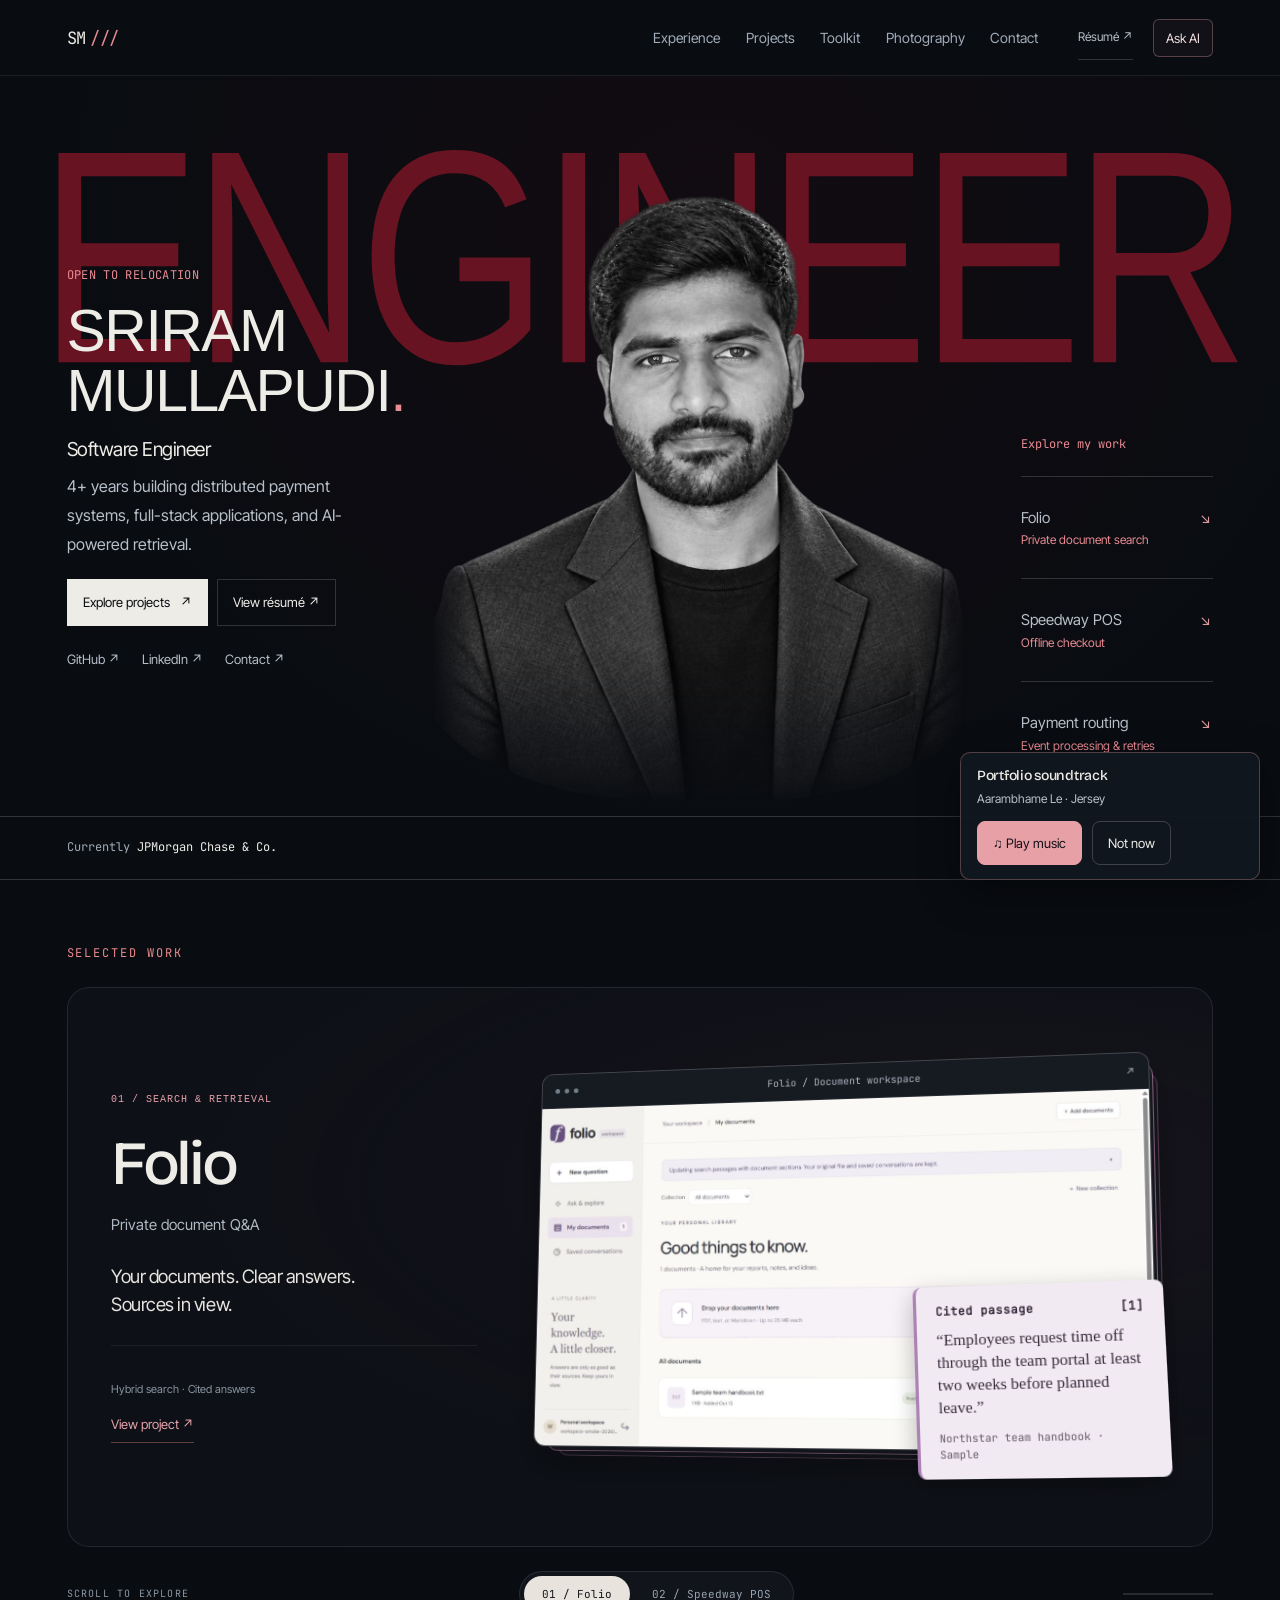
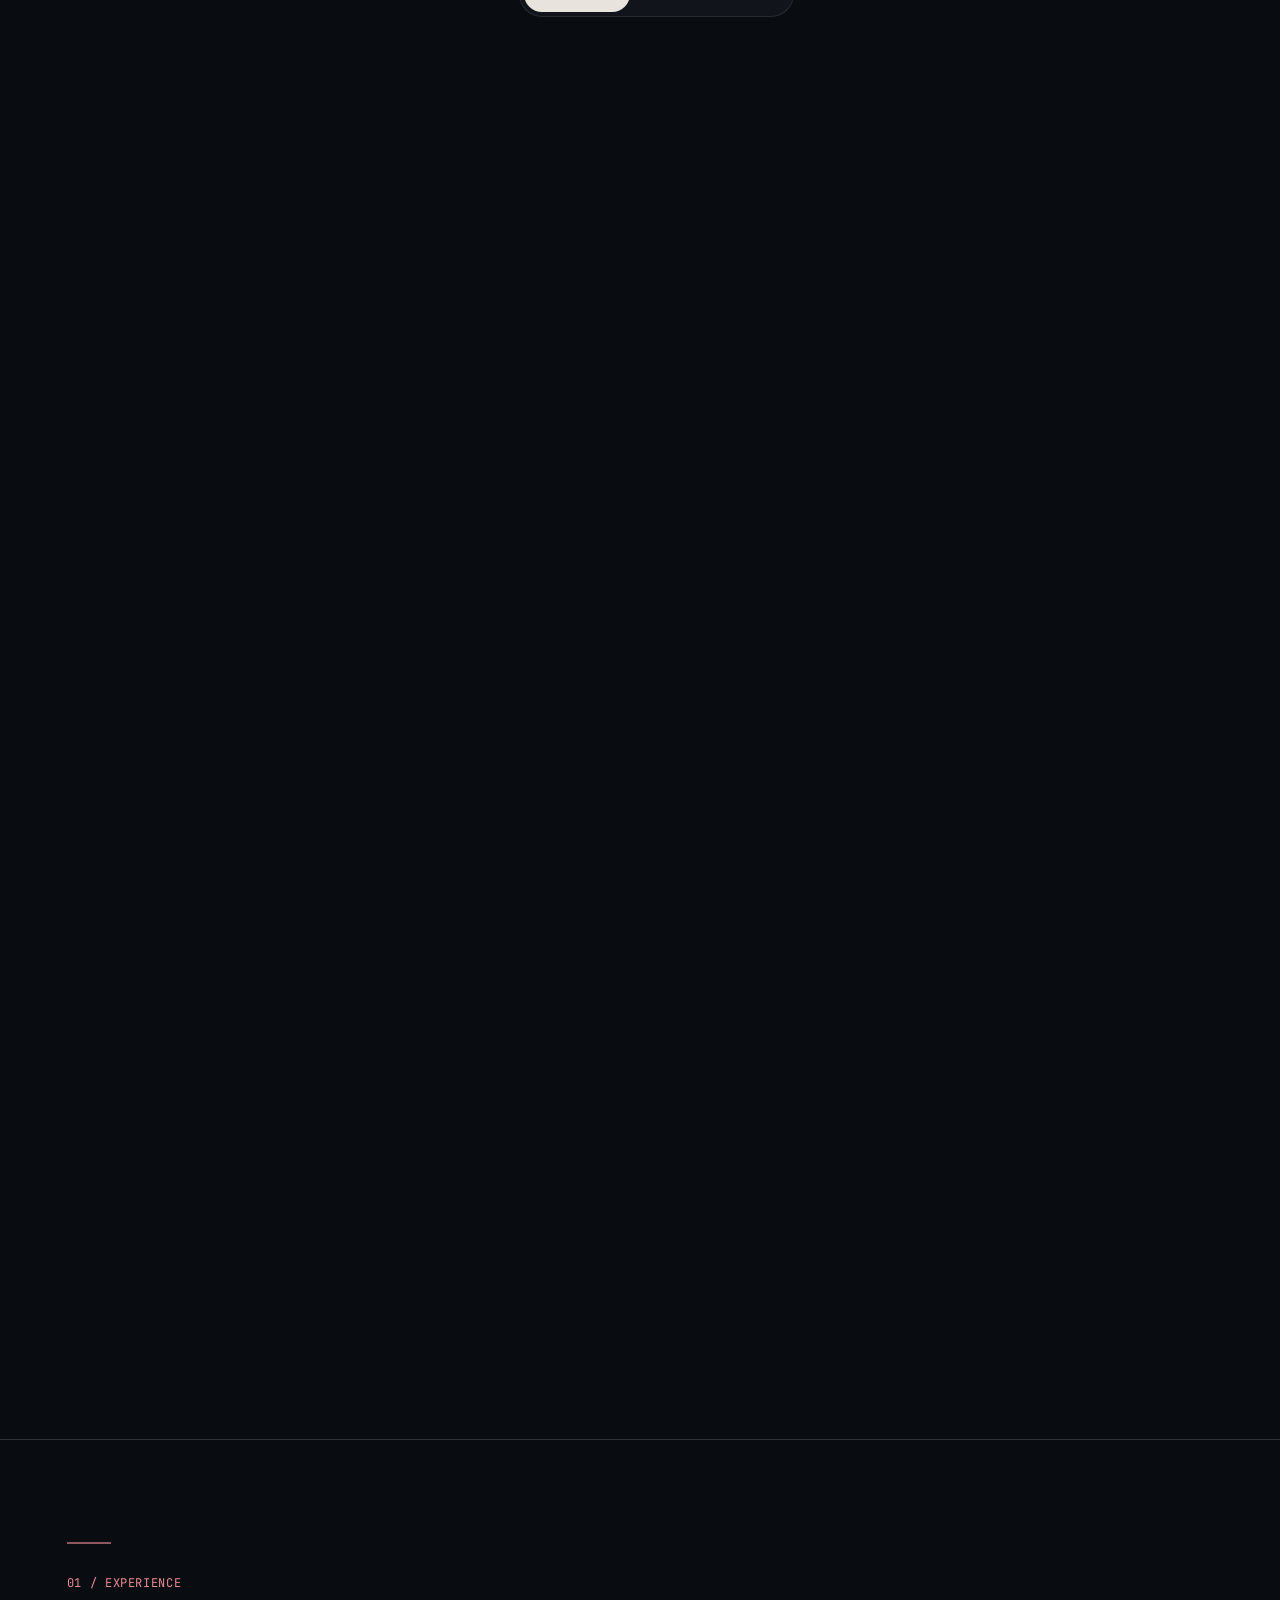
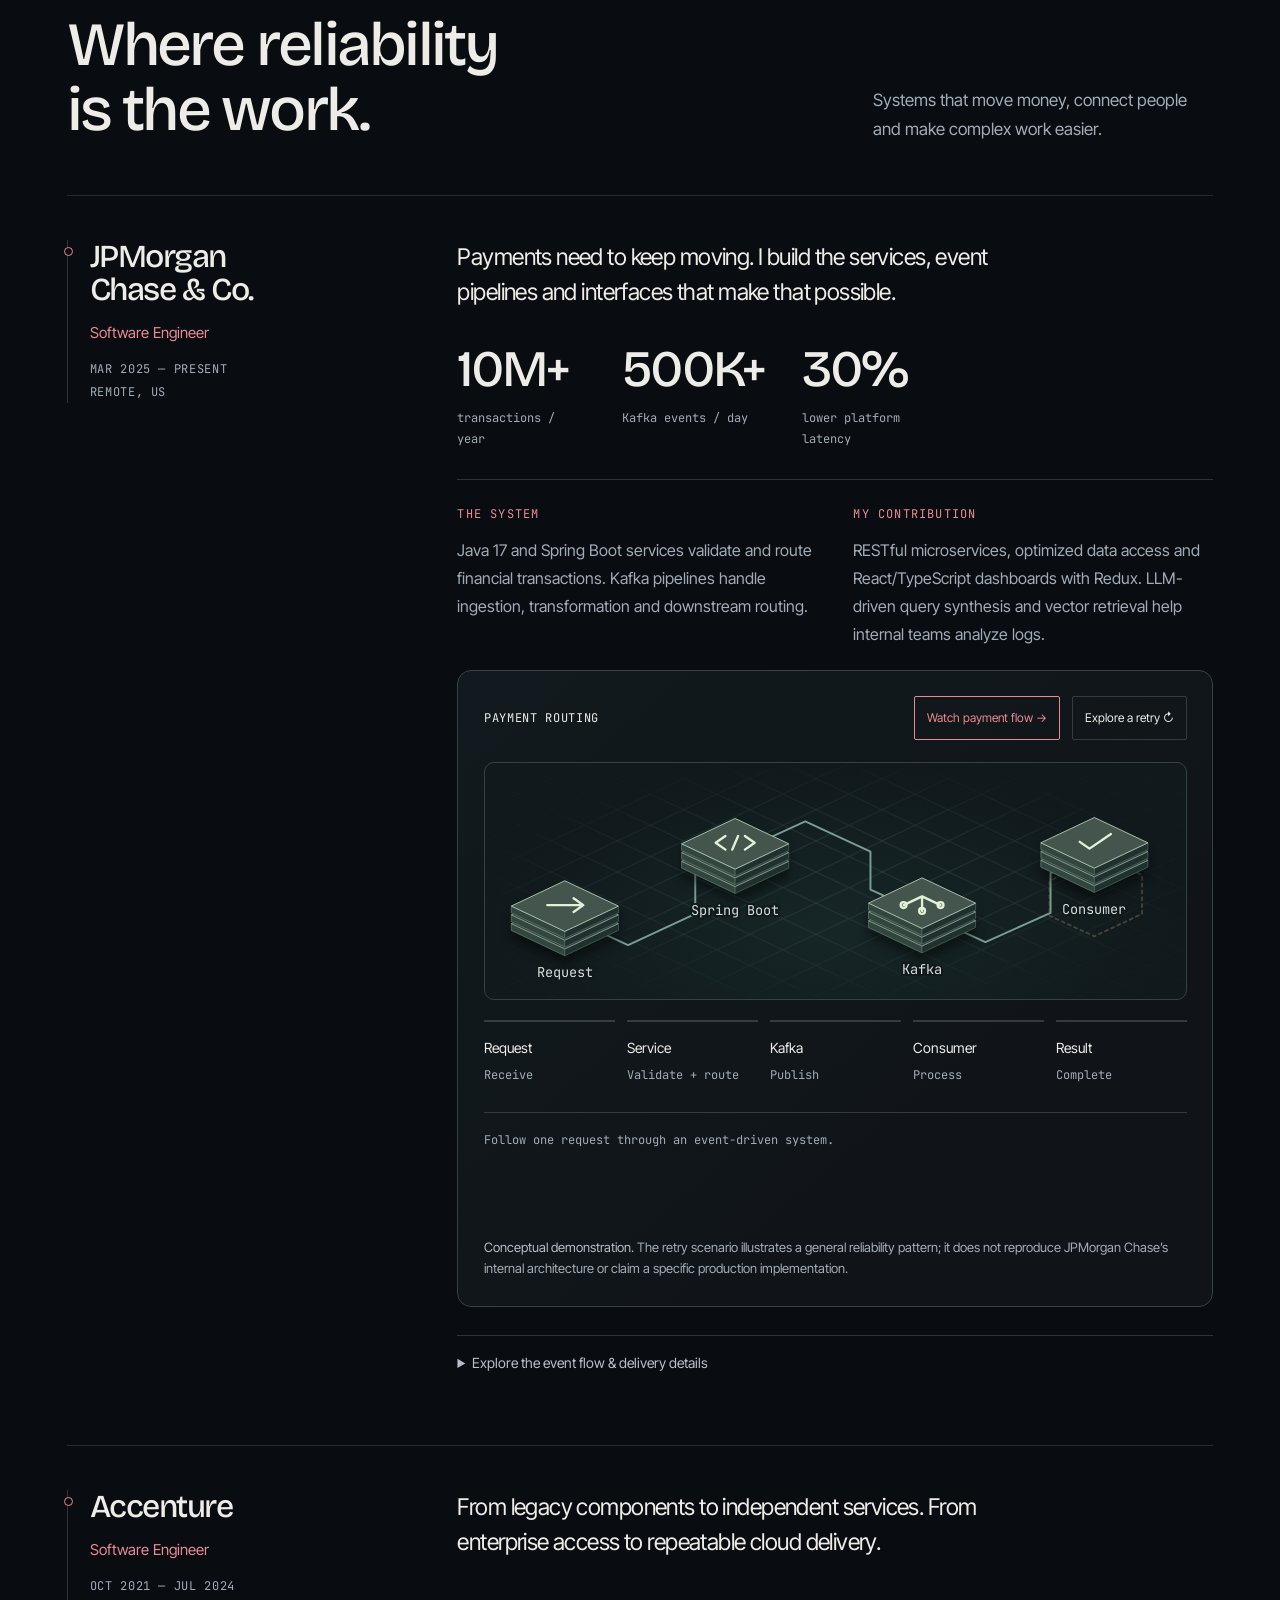
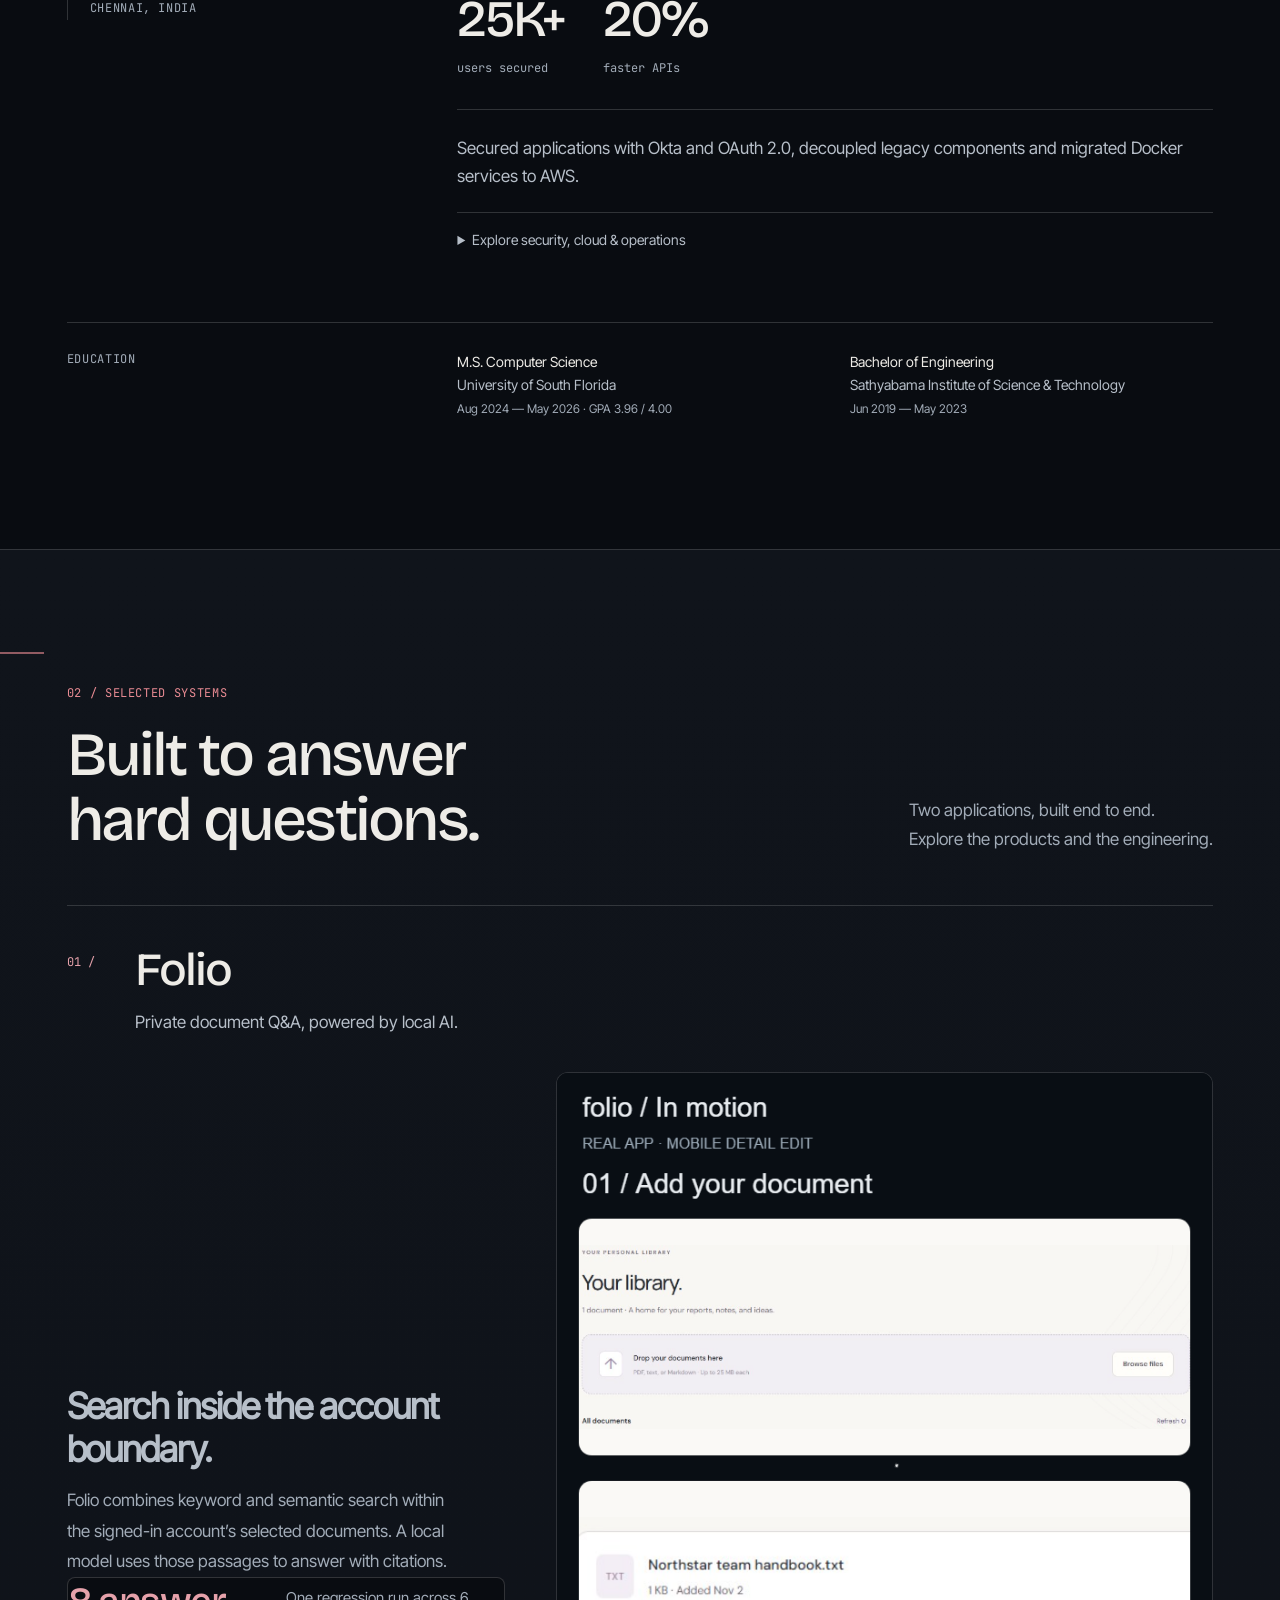
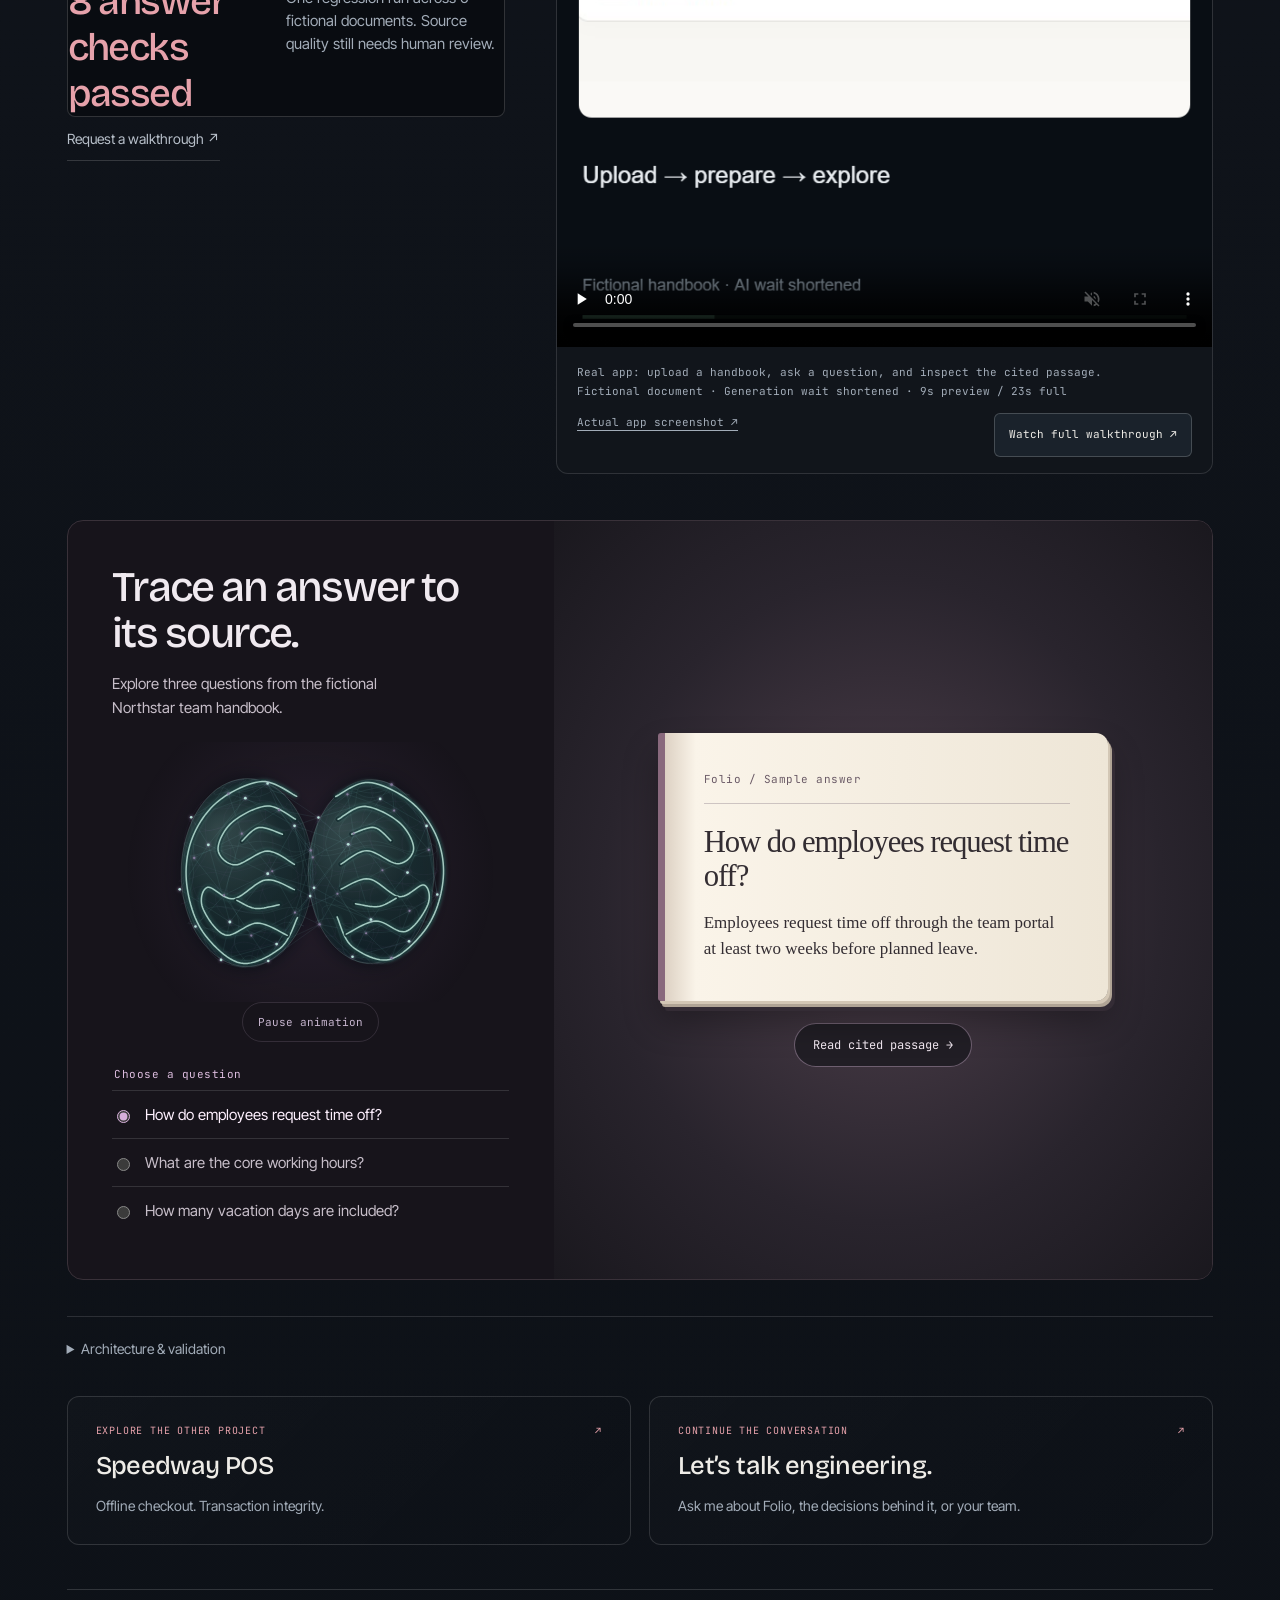
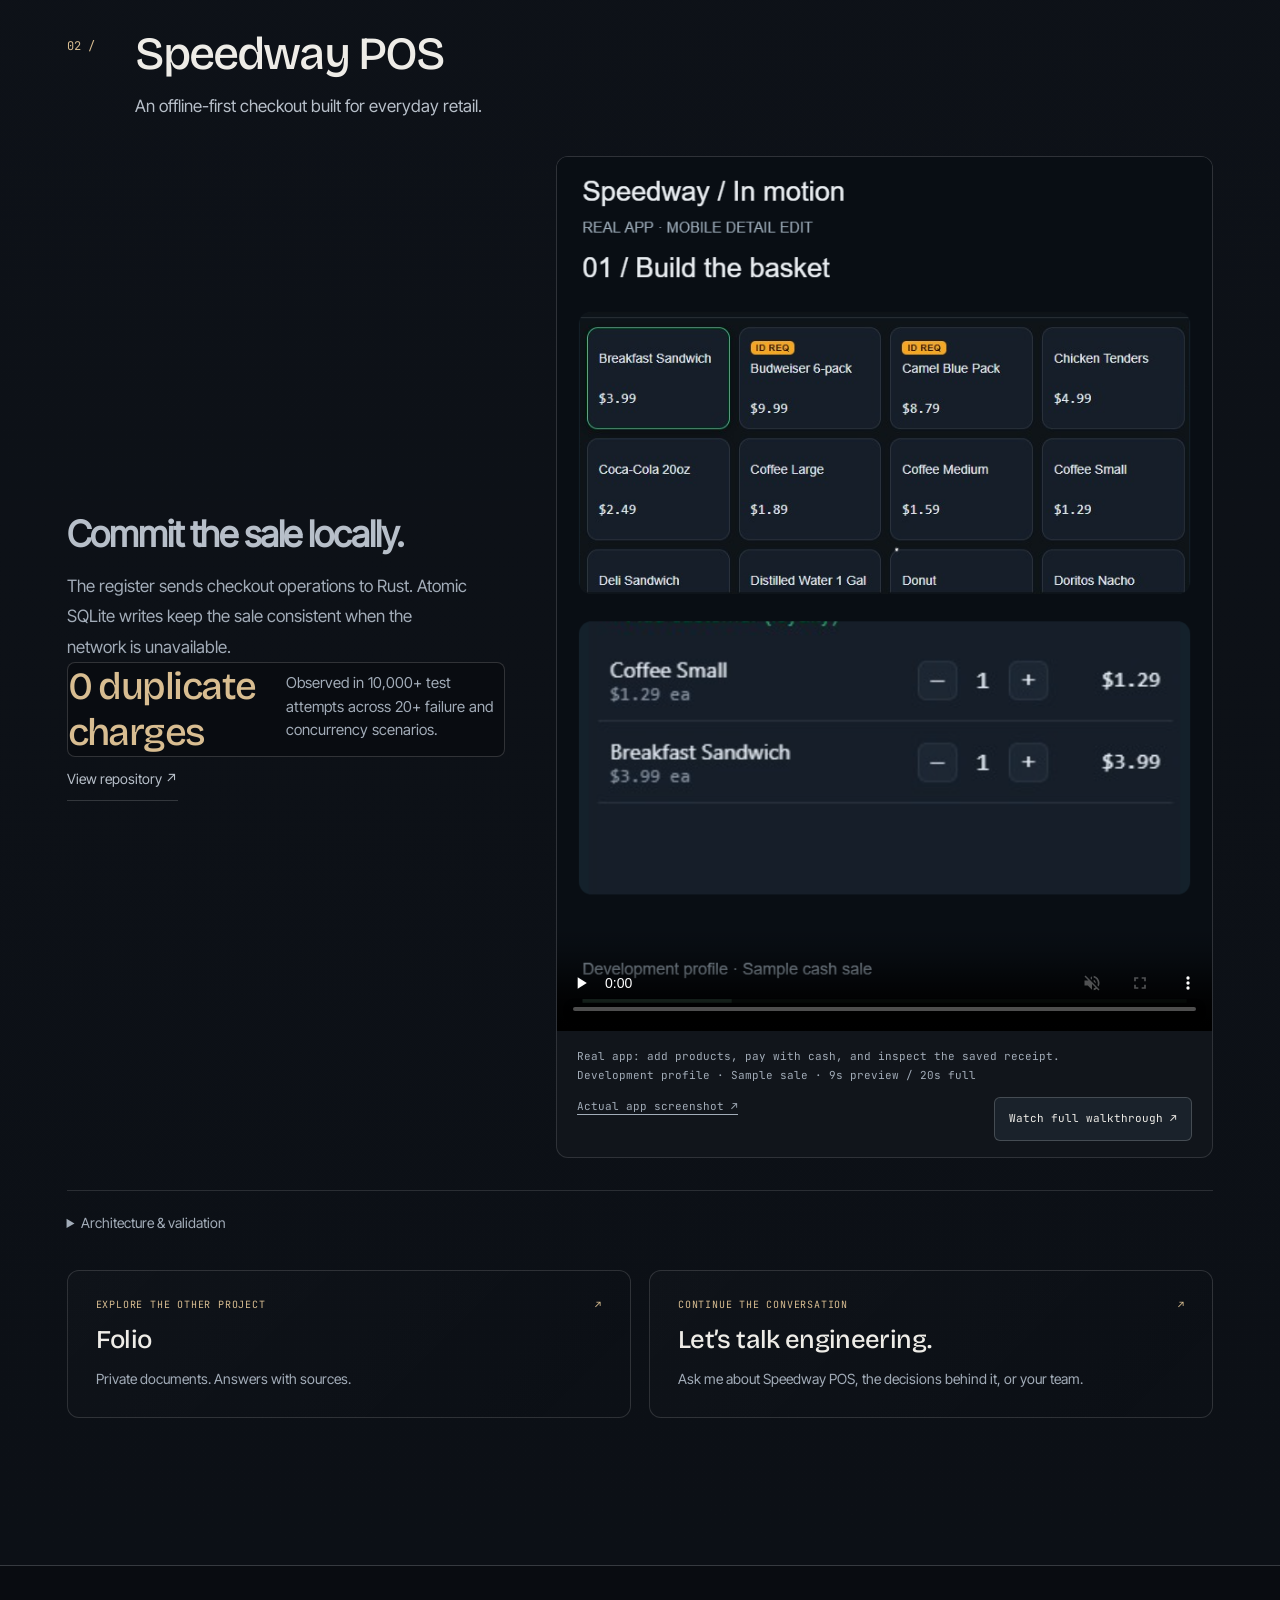
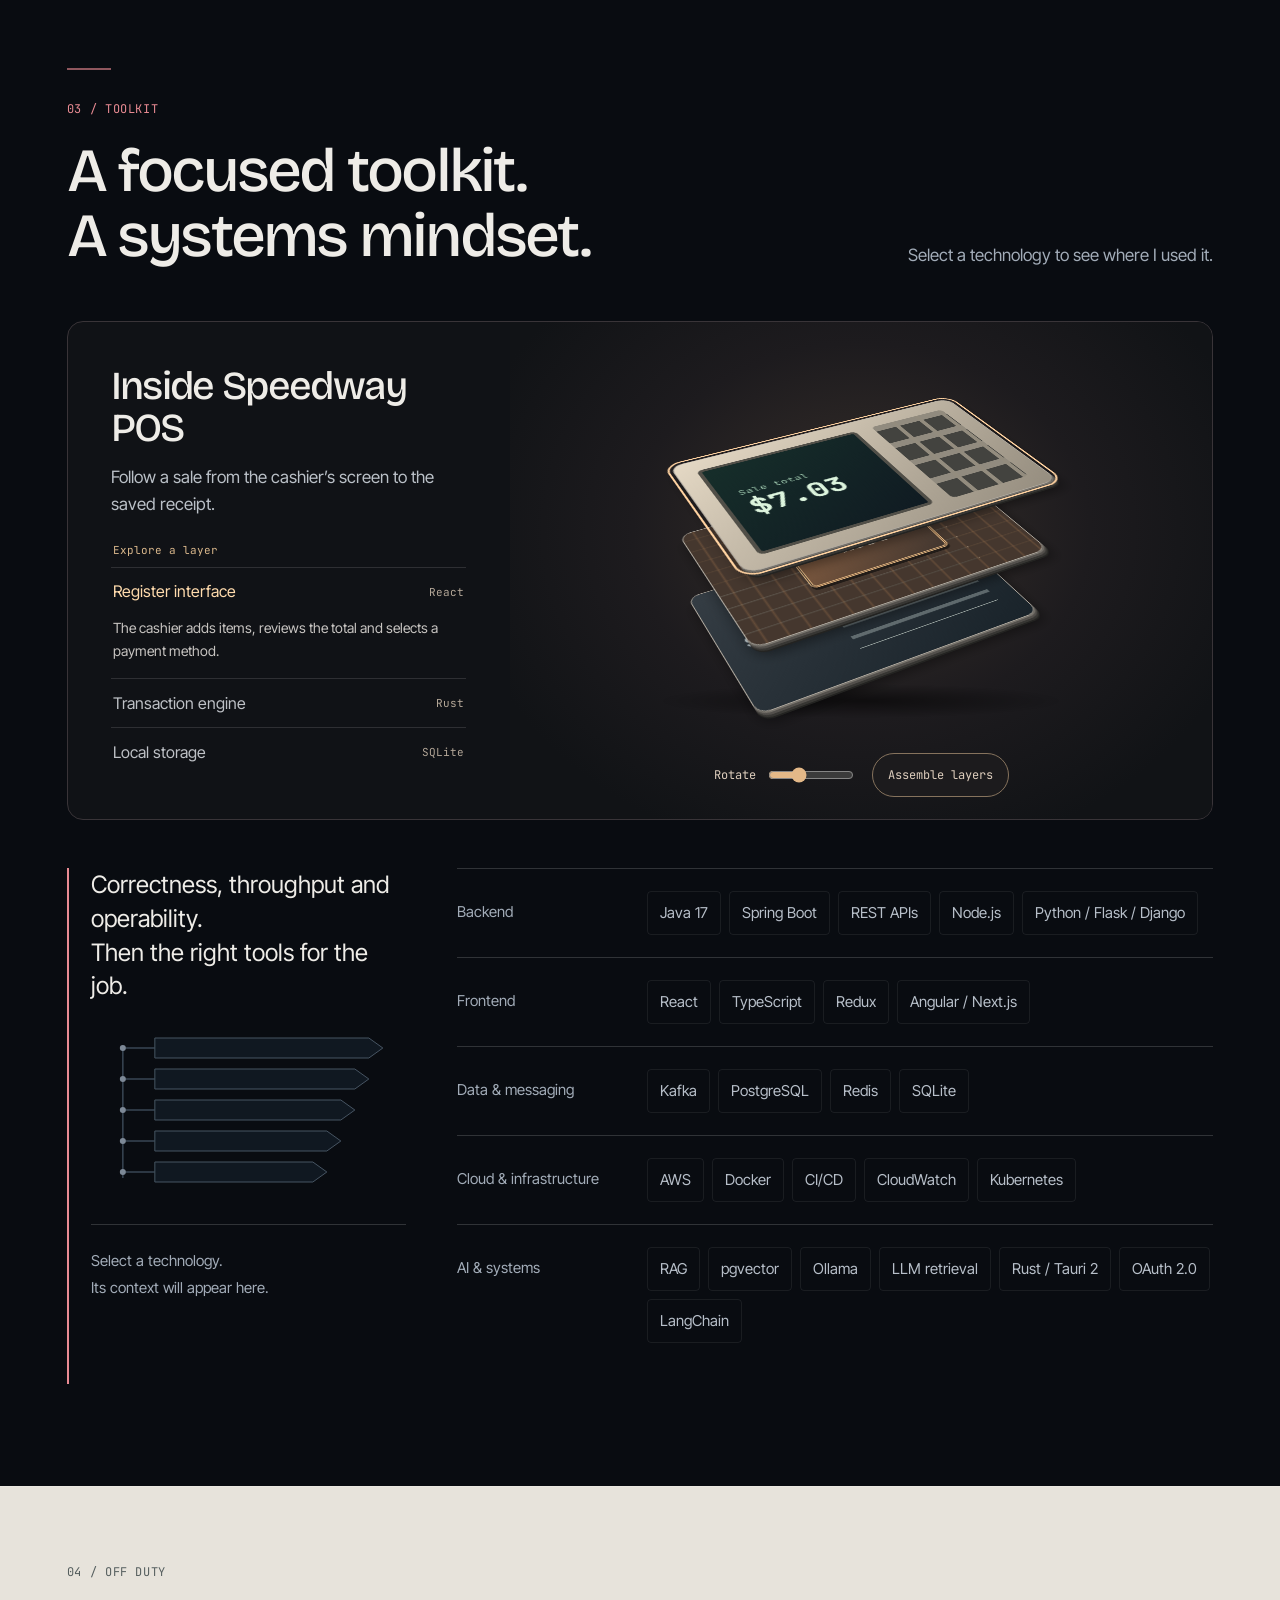
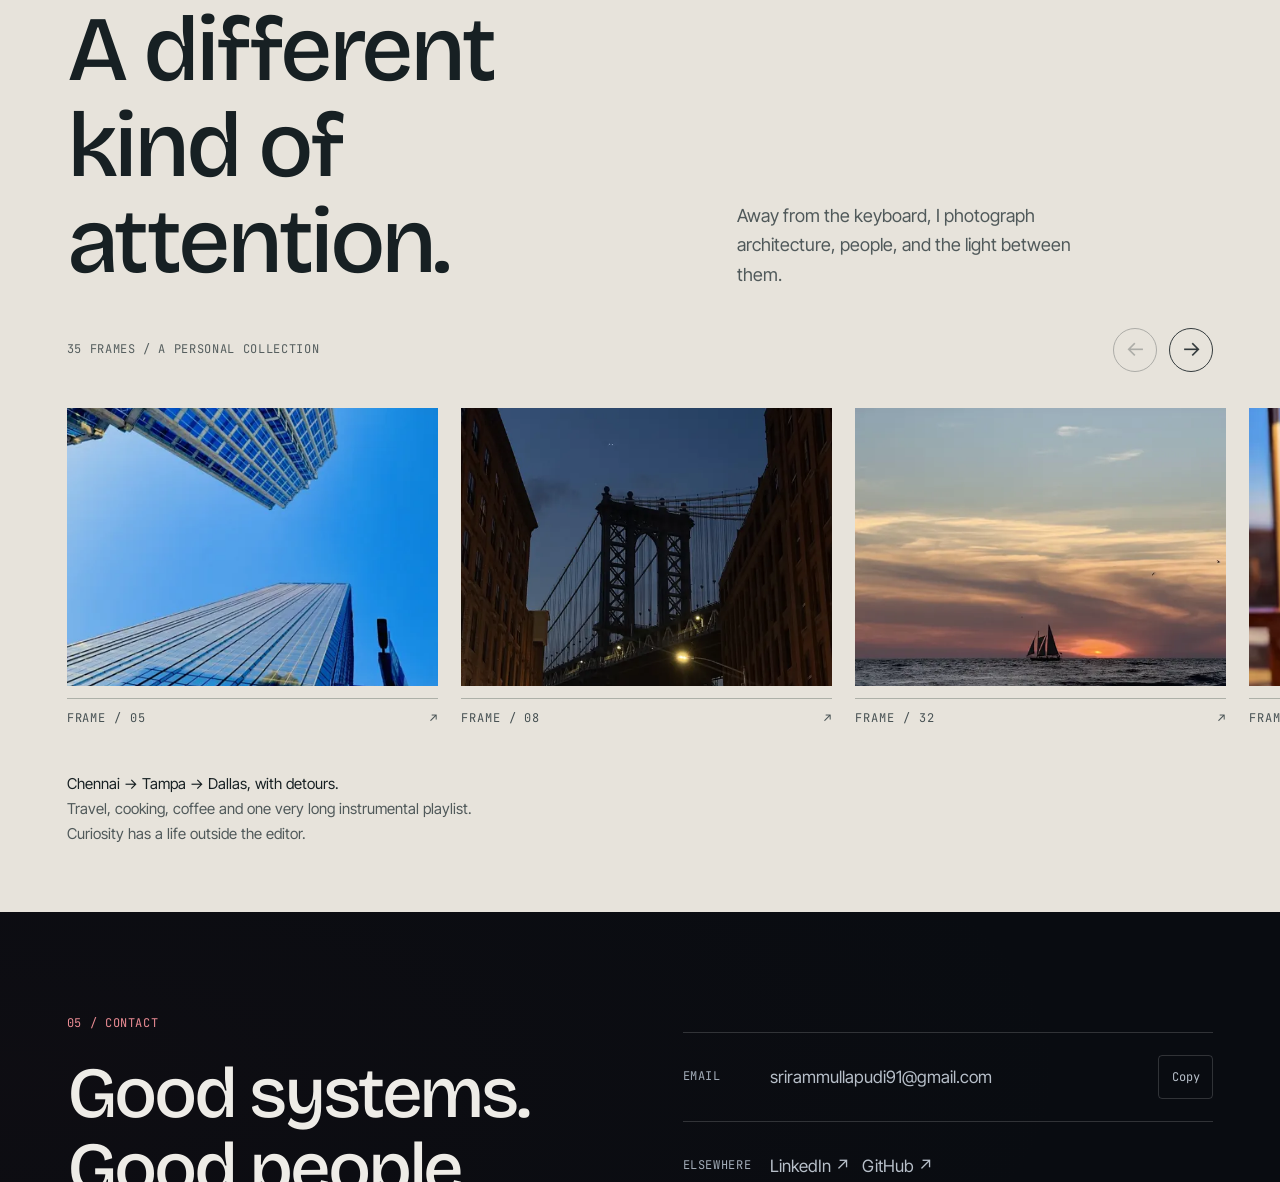
<file: index.html>
<!DOCTYPE html>

<html data-version="5.0-editorial" lang="en">
<head>
<meta charset="utf-8"/>
<meta content="width=device-width, initial-scale=1" name="viewport"/>
<title>Sriram Mullapudi — Software Engineer | Java, Spring Boot, Kafka, React, AWS</title>
<meta content="Sriram Mullapudi — Software Engineer. 4+ years building distributed payment systems and AI-powered applications with Java, Spring Boot, Kafka, React and AWS." name="description"/>
<meta content="Sriram Mullapudi" name="author"/>
<meta content="#090c11" name="theme-color"/>
<meta content="index, follow, max-image-preview:large, max-snippet:-1" name="robots"/>
<link href="https://sriram-mullapudi.github.io/portfolio/" rel="canonical"/>
<meta content="profile" property="og:type"/>
<meta content="Sriram Mullapudi — Software Engineer" property="og:title"/>
<meta content="Full-stack software engineer. Payments at scale, event-driven architecture, and a camera that never stays home." property="og:description"/>
<meta content="https://sriram-mullapudi.github.io/portfolio/" property="og:url"/>
<meta content="https://sriram-mullapudi.github.io/portfolio/portfolio-v3-assets/social-preview.jpg" property="og:image"/>
<meta content="1200" property="og:image:width"/>
<meta content="630" property="og:image:height"/>
<meta content="Sriram Mullapudi, software engineer" property="og:image:alt"/>
<meta content="Sriram Mullapudi" property="og:site_name"/>
<meta content="en_US" property="og:locale"/>
<meta content="Sriram" property="profile:first_name"/>
<meta content="Mullapudi" property="profile:last_name"/>
<meta content="summary_large_image" name="twitter:card"/>
<meta content="Sriram Mullapudi — Software Engineer" name="twitter:title"/>
<meta content="Full-stack software engineer. Java, Spring Boot, Kafka, React, AWS." name="twitter:description"/>
<meta content="https://sriram-mullapudi.github.io/portfolio/portfolio-v3-assets/social-preview.jpg" name="twitter:image"/>
<meta content="Sriram Mullapudi, software engineer" name="twitter:image:alt"/>
<script type="application/ld+json">
{
  "@context": "https://schema.org",
  "@type": "Person",
  "name": "Sriram Mullapudi",
  "givenName": "Sriram",
  "familyName": "Mullapudi",
  "jobTitle": "Software Engineer",
  "description": "Full-stack software engineer building distributed, event-driven payment infrastructure with Java, Spring Boot, Kafka, React and AWS.",
  "url": "https://sriram-mullapudi.github.io/portfolio/",
"sameAs": [
    "https://github.com/Sriram-Mullapudi",
    "https://www.linkedin.com/in/srirammullapudi/"
  ],
  "worksFor": { "@type": "Organization", "name": "JPMorgan Chase & Co." },
  "alumniOf": [
    { "@type": "CollegeOrUniversity", "name": "University of South Florida" },
    { "@type": "CollegeOrUniversity", "name": "Sathyabama Institute of Science & Technology" }
  ],
  "knowsAbout": ["Java","Spring Boot","Apache Kafka","Distributed Systems","React","TypeScript","Rust","PostgreSQL","AWS","Terraform","Docker"]
}
</script>
<link href="data:image/svg+xml,%3Csvg xmlns=%27http://www.w3.org/2000/svg%27 viewBox=%270 0 64 64%27%3E%3Crect width=%2764%27 height=%2764%27 rx=%2712%27 fill=%27%23090d13%27/%3E%3Ctext x=%278%27 y=%2743%27 fill=%27%237dd7f5%27 font-family=%27monospace%27 font-size=%2730%27%3ESM%3C/text%3E%3C/svg%3E" rel="icon"/><link as="image" href="portfolio-v3-assets/hero-editorial-refined-v3-1122.webp" imagesrcset="portfolio-v3-assets/hero-editorial-refined-v3-560.webp 560w, portfolio-v3-assets/hero-editorial-refined-v3-1122.webp 1122w" imagesizes="(max-width:820px) 100vw, 50vw" type="image/webp" rel="preload"/>
<style>@font-face{font-family:'Bricolage Grotesque';font-style:normal;font-weight:500;font-display:swap;src:url('portfolio-v3-assets/bricolage.woff2') format('woff2')}
@font-face{font-family:'Inter Tight';font-style:normal;font-weight:400;font-display:swap;src:url('portfolio-v3-assets/inter-tight.woff2') format('woff2')}
@font-face{font-family:'JetBrains Mono';font-style:normal;font-weight:400;font-display:swap;src:url('portfolio-v3-assets/jetbrains.woff2') format('woff2')}

:root{color-scheme:dark;--bg:#090c11;--surface:#11171f;--paper:#eeece7;--text:#c5c7ca;--muted:#969faa;--accent:#b9d4ef;--second:#d4b17a;--line:#2a323c;--glow:rgba(145,180,207,.12);--photo:saturate(.8);--display:'Bricolage Grotesque',sans-serif;--body:'Inter Tight',sans-serif;--mono:'JetBrains Mono',monospace;--pad:clamp(22px,5.6vw,88px);--max:1540px}
*{box-sizing:border-box}html{scroll-behavior:smooth;scroll-padding-top:96px}body{margin:0;background:var(--bg);color:var(--text);font:17px/1.6 var(--body);-webkit-font-smoothing:antialiased}body.locked{overflow:hidden}button,input,select{font:inherit}button{cursor:pointer;color:inherit}button:disabled{cursor:default;opacity:.6}a{color:inherit;text-underline-offset:5px}a:hover{color:var(--accent)}button,a,select{-webkit-tap-highlight-color:transparent}a:focus-visible,button:focus-visible,select:focus-visible,input:focus-visible,summary:focus-visible,[tabindex]:focus-visible{outline:2px solid var(--accent);outline-offset:5px}img,svg{display:block;max-width:100%}h1,h2,h3,p{margin:0}h1,h2,h3{font-family:var(--display);color:var(--paper);font-weight:500;line-height:1.04;letter-spacing:-.045em}h2{font-size:clamp(2.8rem,5.2vw,5.2rem)}h3{font-size:clamp(1.8rem,2.5vw,2.7rem)}p+p{margin-top:16px}::selection{background:var(--accent);color:var(--bg)}[hidden]{display:none!important}.sr-only{position:absolute!important;width:1px!important;height:1px!important;padding:0!important;margin:-1px!important;overflow:hidden!important;clip:rect(0,0,0,0);white-space:nowrap!important;border:0!important}.skip{position:fixed;top:-80px;left:16px;z-index:200;background:var(--accent);color:var(--bg);padding:12px}.skip:focus{top:12px}.wrap{max-width:var(--max);width:100%;margin:auto;padding-inline:var(--pad)}.chapter{padding-block:100px}.eyebrow,.number,.meta,.tag{font:12px/1.6 var(--mono);text-transform:uppercase;letter-spacing:.1em}.eyebrow,.number{color:var(--second)}.meta{color:var(--muted)}.section-head{display:flex;justify-content:space-between;gap:35px;align-items:end;margin-bottom:48px}.section-head .number{display:block;margin-bottom:24px}.section-head>p{max-width:32ch;color:var(--muted)}.actions{display:flex;gap:12px;align-items:center;flex-wrap:wrap}.btn{display:inline-flex;align-items:center;justify-content:center;gap:24px;border:1px solid var(--line);background:transparent;color:var(--paper);padding:13px 21px;min-height:49px;text-decoration:none;font-size:14px;transition:border-color .25s,background .25s}.btn:hover{border-color:var(--accent);background:var(--surface)}.btn.primary{background:var(--paper);border-color:var(--paper);color:var(--bg);position:relative;overflow:hidden}.btn.primary:after{content:'';position:absolute;inset:0;transform:translateX(-130%);background:linear-gradient(90deg,transparent,#fff8,transparent);pointer-events:none}.btn.primary:hover:after{}.text-link{display:inline-flex;align-items:center;gap:20px;min-height:44px;border-bottom:1px solid var(--line);text-decoration:none;font-size:14px}.rule{border-top:1px solid var(--line)}
/* A quiet frame around a deliberately cinematic first screen. */
.nav{position:sticky;top:0;z-index:40;background:var(--bg);height:76px;border-bottom:1px solid var(--line)}.nav-inner{height:100%;display:flex;align-items:center;gap:20px}.mark{font:500 17px var(--mono);letter-spacing:-.04em;color:var(--paper);text-decoration:none;white-space:nowrap}.mark span{color:var(--second)}.nav-links{display:flex;gap:25px;margin-left:auto}.nav-links a{text-decoration:none;font-size:13px;color:var(--muted)}.nav-links a[aria-current],.nav-links a:hover{color:var(--paper)}.menu-toggle{display:none;width:44px;height:42px;background:none;border:1px solid var(--line);font-size:18px}
/* Employment reads as an editorial timeline, not a stack of cards. */
#work{position:relative}.job{display:grid;grid-template-columns:.31fr .69fr;gap:50px;border-top:1px solid var(--line);padding:38px 0 44px;position:relative}.job-side{align-self:start}.job-side .role{font-size:14px;color:var(--second);margin-top:15px}.job-side .meta{margin-top:12px;font-size:11px}.job-main .lead{font-size:clamp(1.2rem,1.85vw,1.6rem);color:var(--paper);line-height:1.45;max-width:50ch}.metrics{display:flex;gap:clamp(25px,4vw,64px);padding:32px 0 28px}.metric strong{font:500 clamp(2.5rem,3.8vw,3.9rem)/1 var(--display);letter-spacing:-.05em;color:var(--paper);display:block;font-variant-numeric:tabular-nums}.metric>span{display:block;margin-top:10px;max-width:18ch;font:11px/1.6 var(--mono);color:var(--muted)}.metric-value{font:inherit}.metric strong.is-counting{color:var(--second)}.job-story{display:grid;grid-template-columns:1fr 1fr;gap:30px;margin-top:13px}.job-story h4{font:11px var(--mono);letter-spacing:.1em;text-transform:uppercase;color:var(--second);margin:0 0 10px}.job-story p{font-size:16px;color:var(--muted)}summary{cursor:pointer}.job details{margin-top:22px;border-top:1px solid var(--line)}.job summary{font-size:14px;padding:15px 0}.job summary:hover{color:var(--paper)}.detail-copy{font-size:16px;color:var(--muted);padding:8px 0 20px}.education{display:grid;grid-template-columns:.31fr .69fr;gap:50px;padding:27px 0;border-top:1px solid var(--line)}.education .degrees{display:grid;grid-template-columns:1fr 1fr;gap:30px}.education p{font-size:14px;margin:0}.education strong{color:var(--paper);font-weight:500;display:block}.education small{font-size:12px;color:var(--muted)}
.event-scene{border-block:1px solid var(--line);padding:17px 0 0;margin:28px 0 20px}.scene-kicker{display:flex;justify-content:space-between;gap:15px;font:10px/1.5 var(--mono);letter-spacing:.08em;text-transform:uppercase;color:var(--muted)}.scene-kicker span:first-child{color:var(--second)}.event-scene svg{width:100%;max-height:135px;margin-top:12px}.scene-wire{fill:none;stroke:var(--line);stroke-width:1.2}.scene-stream{fill:none;stroke:var(--accent);stroke-width:2;stroke-dasharray:5 20;stroke-linecap:round}.event-node>circle,.event-node>rect{fill:var(--bg);stroke:var(--line);stroke-width:1.5}.event-node>path{stroke:var(--second);fill:none;stroke-width:1.5}.event-node text{font:13px var(--mono);fill:var(--text);text-anchor:middle}.event-node .event-ring{fill:none;stroke:var(--second);opacity:.25}
.trace{background:var(--surface);padding:22px;border:1px solid var(--line);margin-top:10px}.trace-head{display:flex;justify-content:space-between;align-items:center;gap:15px;flex-wrap:wrap;margin-bottom:22px}.trace-head .btn{min-height:40px;font-size:12px;padding:8px 12px}.trace-flow{display:grid;grid-template-columns:repeat(5,1fr);gap:12px;list-style:none;margin:0;padding:0}.trace-flow li{border-top:2px solid var(--line);padding:14px 0 10px;transition:border-color .25s}.trace-flow strong{display:block;font-size:13px;font-weight:500;color:var(--paper)}.trace-flow span{font:11px var(--mono);color:var(--muted)}.trace-flow li.active{border-color:var(--accent)}.trace-flow li.active strong{color:var(--accent)}.trace-log{font:12px/1.8 var(--mono);color:var(--muted);min-height:82px;border-top:1px solid var(--line);padding-top:16px;margin-top:15px}.trace-note{font-size:12px;color:var(--muted);margin-top:15px}.trace-note strong{font-weight:500;color:var(--text)}
/* The case-study index is more like engineering plates in a publication. */
#projects{background:var(--surface);border-block:1px solid var(--line)}.project{border-top:1px solid var(--line);position:relative}.project>summary{display:grid;grid-template-columns:55px 1fr 250px 40px;gap:26px;align-items:center;padding:38px 0;list-style:none;min-height:250px}.project>summary::-webkit-details-marker{display:none}.project-num{font:11px var(--mono);color:var(--second);align-self:start;margin-top:8px}.project h3{font-size:clamp(2rem,3.3vw,3.4rem);max-width:23ch}.project-subtitle{font-size:16px;color:var(--muted);max-width:44ch;margin-top:13px}.project-result{min-width:0}.project-result strong{display:block;font:500 2.3rem/1.15 var(--display);color:var(--paper);letter-spacing:-.045em}.project-result span{display:block;font:11px/1.6 var(--mono);color:var(--muted);margin-top:7px;max-width:27ch}.expand-icon{display:grid;place-items:center;width:40px;height:40px;border:1px solid var(--line);border-radius:50%;font-size:23px;transition:transform .3s,border-color .3s}.project>summary:hover .expand-icon{transform:rotate(90deg);border-color:var(--second);color:var(--second)}.project[open] .expand-icon{transform:rotate(45deg)}
.case{display:grid;grid-template-columns:1.05fr .95fr;gap:65px;padding:0 0 46px 81px;overflow:hidden}.case h4,.case dt{font:11px/1.6 var(--mono);text-transform:uppercase;letter-spacing:.1em;color:var(--second);margin:0 0 8px}.case dt{margin-top:24px}.case dl,.case dd{margin:0}.case p,.case dd{font-size:16px}.case .actions{margin-top:24px}.techline{font:11px/1.8 var(--mono)!important;color:var(--muted)!important;margin:20px 0!important}.architecture{background:var(--bg);border:1px solid var(--line);padding:27px 23px;align-self:start}.architecture>.meta{font-size:10px;margin-bottom:24px}.arch-flow{display:grid;gap:12px;text-align:center}.arch-node{font:13px/1.6 var(--mono);padding:12px 10px;color:var(--paper);border:1px solid var(--line)}.arch-split{display:grid;grid-template-columns:1fr 1fr;gap:10px}.arch-arrow{color:var(--second);font-size:21px;line-height:1}.arch-foot{font:11px/1.8 var(--mono)!important;color:var(--muted)!important;margin-top:22px!important}.case-evidence{display:grid;grid-template-columns:1fr 1fr;gap:20px;margin-top:24px}.case-evidence strong{font:500 1.8rem var(--display);color:var(--paper)}.case-evidence span{display:block;font-size:12px;color:var(--muted)}
.toolkit-layout{display:grid;grid-template-columns:.31fr .69fr;gap:50px;position:relative}.toolkit-intro>p{font-size:22px;line-height:1.4;color:var(--paper);max-width:23ch}.skill-row{display:grid;grid-template-columns:145px 1fr;gap:24px;padding:18px 0;border-top:1px solid var(--line);transition:opacity .3s}.skill-row h3{font:14px/1.8 var(--body);color:var(--muted);letter-spacing:0}.skill-buttons{display:flex;flex-wrap:wrap;gap:4px 18px}.skill{background:none;border:0;border-bottom:1px solid transparent;padding:4px 0;min-height:36px;font-size:16px}.skill:hover,.skill[aria-pressed=true]{color:var(--second);border-color:var(--second)}.skill-detail{margin-top:26px;padding:20px 16px 20px 0;border-top:1px solid var(--line);min-height:100px;font-size:14px;color:var(--muted);background:var(--bg);position:relative}.skill-detail strong{color:var(--second);font-weight:500}.skills-has-selection .skill-row:not(:has(.skill[aria-pressed=true])){opacity:.6}.extra-skills{border-top:1px solid var(--line);font-size:14px}.extra-skills summary{padding:15px 0}.extra-skills p{color:var(--muted);padding-bottom:14px}
/* Photography takes over the frame: warm print-like captions, full colour, tactile images. */
#life{padding-block:76px 65px;background:#e7e3db;color:#343b3d;border-top:1px solid var(--line);position:relative;overflow:hidden}#life .number,#life .meta{color:#626868}.photo-heading{display:grid;grid-template-columns:1fr .8fr;gap:75px;align-items:end;margin-bottom:38px}.photo-heading h2{font-size:clamp(3.3rem,7.2vw,7.5rem);color:#172023;margin-top:20px}.photo-heading>p{color:#50595a;max-width:35ch;font-size:18px}.photo-intro{display:grid;grid-template-columns:1fr .8fr;gap:75px;margin-bottom:40px;align-items:center}.portrait-print{display:grid;grid-template-columns:140px 1fr;gap:24px;align-items:center}.portrait-print img{width:140px;height:170px;object-fit:cover;object-position:50% 60%;padding:7px;background:#faf8f2;transform:rotate(-5deg);box-shadow:0 10px 25px #17202312}.portrait-print p{font-size:15px;color:#475153;max-width:28ch}.portrait-print strong{font-weight:500;color:#172023;display:block;margin-bottom:7px}.photo-intro>.meta{font-size:11px;max-width:40ch;line-height:1.9}.film-tools{display:flex;justify-content:space-between;gap:20px;align-items:center;margin-bottom:24px}.round-btn{width:44px;height:44px;border:1px solid currentColor;border-radius:50%;background:none;font-size:21px;display:grid;place-items:center}.round-btn:hover{opacity:.65}.filmstrip{display:flex;gap:23px;overflow-x:auto;scroll-snap-type:x mandatory;padding:12px var(--pad) 55px;scrollbar-width:thin;scrollbar-color:#aab0ac transparent;overscroll-behavior-x:contain}.frame{background:none;border:0;padding:0;flex:0 0 285px;width:285px;scroll-snap-align:center;text-align:left;color:#475153;transform:translateY(var(--frame-rise,0px));transition:transform .6s}.frame:nth-child(3n+2){flex-basis:375px;width:375px;--frame-rise:25px}.frame:nth-child(3n+3){--frame-rise:8px}.frame img{width:100%;height:350px;object-fit:cover;transition:filter .5s;filter:saturate(.85)}.frame:hover img{filter:saturate(1.12)}.frame:hover{transform:translateY(calc(var(--frame-rise,0px) - 7px))}.frame span{display:flex;justify-content:space-between;margin-top:12px;font:10px var(--mono);letter-spacing:.08em}.frame.failed{min-height:350px;border:1px solid #aab0ac;padding:25px}.frame.failed img{display:none}.frame.failed:before{content:'Photograph unavailable. Open to view the original.';font-size:14px}.about-line{display:flex;justify-content:space-between;gap:35px;align-items:start;margin-top:20px}.about-line p{font-size:15px;max-width:47ch;color:#50595a}.about-line strong{font-weight:500;color:#172023}.about-line .text-link{color:#172023;border-color:#aab0ac;background:transparent;white-space:nowrap}.word{display:inline-block}
.contact{padding-block:85px 27px}.contact-grid{display:grid;grid-template-columns:1fr 1fr;gap:85px}.contact h2{font-size:clamp(3rem,5.8vw,6rem);max-width:13ch;margin:23px 0}.contact-copy{max-width:34ch;color:var(--muted)}.contact-list{padding:0;margin:18px 0 0;list-style:none}.contact-list li{padding:18px 0;border-top:1px solid var(--line);display:flex;align-items:center;gap:15px;flex-wrap:wrap}.contact-list .meta{width:75px;font-size:10px}.contact-list a{font-size:16px;text-decoration:none;overflow-wrap:anywhere}.copy{background:none;border:1px solid var(--line);padding:8px;font:11px var(--mono);margin-left:auto}.contact .actions{margin-top:26px}.colophon{display:flex;justify-content:space-between;gap:20px;flex-wrap:wrap;font:11px/1.8 var(--mono);margin-top:65px;padding-top:23px;border-top:1px solid var(--line);color:var(--muted)}.colophon a{text-decoration:none}.terminal-launch{min-height:42px;border:1px solid var(--line);background:var(--bg);color:var(--accent);padding:10px 14px;font:11px var(--mono)}
dialog{background:var(--bg);color:var(--text);border:1px solid var(--line);padding:0;max-width:calc(100% - 32px);max-height:calc(100dvh - 32px)}dialog::backdrop{background:#03060bea}.dialog-bar{display:flex;justify-content:space-between;align-items:center;gap:20px;padding:14px 22px;border-bottom:1px solid var(--line);font:12px var(--mono)}.close{border:0;background:none;min-width:44px;min-height:40px;font-size:24px}.menu-dialog{width:100vw;max-width:none;height:100dvh;max-height:none;border:0}.menu-items{display:flex;flex-direction:column;padding:40px var(--pad);gap:12px}.menu-items a{font:500 clamp(2rem,7vw,3.5rem)/1.4 var(--display);letter-spacing:-.04em;text-decoration:none}.menu-items small{font:12px var(--mono);color:var(--second);margin-right:20px}.menu-dialog .actions{padding:0 var(--pad)}.terminal-dialog{width:820px}.term-body{height:350px;overflow:auto;padding:22px;font:13px/1.85 var(--mono)}.term-line{white-space:pre-wrap;overflow-wrap:anywhere}.term-line.command{color:var(--accent);margin-top:12px}.term-line.dim{color:var(--muted)}.term-form{display:flex;gap:12px;padding:15px 22px;border-top:1px solid var(--line);font:14px var(--mono)}.term-form label{color:var(--accent)}.term-form input{min-width:0;flex:1;background:none;border:0;color:var(--paper)}.term-form button{background:none;border:0;color:var(--accent)}.terminal-hints{display:flex;gap:16px;padding:12px 22px;border-top:1px solid var(--line);flex-wrap:wrap}.terminal-hints button{font:12px var(--mono);border:0;background:none;padding:5px 0;color:var(--muted)}.photo-dialog{width:1100px}.lightbox-stage{height:min(72vh,780px);display:grid;place-items:center;padding:20px;position:relative}.lightbox-stage img{max-height:100%;max-width:100%;height:100%;object-fit:contain}.lightbox-stage .error{font-size:16px;text-align:center}.photo-bottom{display:flex;align-items:center;justify-content:space-between;padding:12px 22px;border-top:1px solid var(--line)}.toast{position:fixed;bottom:24px;left:50%;transform:translateX(-50%);z-index:150;max-width:calc(100% - 32px);background:var(--accent);color:var(--bg);padding:12px 19px;font-size:14px}
html[data-motion=off] *,html[data-motion=off] *:before,html[data-motion=off] *:after{transition:none!important}html[data-motion=off]{scroll-behavior:auto}html.tab-paused *,html.tab-paused *:before,html.tab-paused *:after{animation-play-state:paused!important}
@media(min-width:1100px){.job-side{position:sticky;top:110px}}
@media(min-width:1550px){}
@media(max-width:1100px){.nav-inner{gap:12px}.nav-links{gap:15px}.job,.education,.toolkit-layout{grid-template-columns:.3fr .7fr;gap:30px}.project>summary{grid-template-columns:35px 1fr 180px 40px;gap:20px}.case{padding-left:55px;gap:30px}.skill-row{grid-template-columns:115px 1fr;gap:18px}.photo-heading,.photo-intro{gap:40px}.contact-grid{gap:45px}}
@media(max-width:820px){.nav{height:70px}.nav-links{display:none}.menu-toggle{display:block}.chapter{padding-block:70px}.section-head{display:block;margin-bottom:34px}.section-head>p{margin-top:20px;max-width:48ch}.section-head .number{margin-bottom:20px}.job,.education,.toolkit-layout{grid-template-columns:1fr;gap:25px}.job-side{display:flex;flex-wrap:wrap;gap:7px 20px;align-items:baseline}.job-side h3{width:100%}.job-side .meta,.job-side .role{margin-top:5px}.job-main .lead{font-size:21px}.project>summary{grid-template-columns:30px 1fr 36px;gap:16px;min-height:0;padding:30px 0}.project h3{font-size:2.1rem}.project-result{grid-column:2;display:grid;grid-template-columns:140px 1fr;gap:0 20px;align-items:center}.project-result strong{grid-column:2;align-self:end;font-size:1.8rem}.project-result span{grid-column:2;margin-top:3px;align-self:start}.expand-icon{grid-column:3;grid-row:1;width:36px;height:36px}.case{grid-template-columns:1fr;padding-left:46px}.toolkit-intro>p{max-width:40ch}.skill-detail{min-height:85px;margin-top:20px}.photo-heading{grid-template-columns:1fr;gap:23px}.photo-heading h2{font-size:clamp(3.7rem,9vw,5rem)}.photo-heading>p{max-width:44ch}.photo-intro{grid-template-columns:1fr;gap:24px}.photo-intro>.meta{max-width:none}.portrait-print{max-width:450px}.contact-grid{grid-template-columns:1fr;gap:25px}.contact h2{max-width:16ch}.contact-copy{max-width:45ch}}
@media(max-width:520px){body{font-size:16px}.nav-inner{gap:9px}.section-head h2{font-size:2.65rem}.job-story{grid-template-columns:1fr;gap:23px}.metrics{gap:22px;flex-wrap:wrap}.metric strong{font-size:2.6rem}.metric>span{font-size:10px;max-width:14ch}.education .degrees{grid-template-columns:1fr}.event-scene svg{height:95px;max-height:none}.event-node text{font-size:15px}.scene-kicker{font-size:9px}.trace{padding:16px}.trace-flow{grid-template-columns:1fr;gap:0}.trace-flow li{border-top:0;border-left:2px solid var(--line);padding:10px 0 10px 13px;display:flex;justify-content:space-between}.trace-flow span{align-self:center}.trace-flow li.active{border-left-color:var(--accent)}.project>summary{grid-template-columns:22px 1fr 32px;gap:10px}.project h3{font-size:1.85rem}.project-subtitle{font-size:15px}.project-result{grid-template-columns:90px 1fr;gap:0 12px}.project-result strong{font-size:1.7rem}.project-result span{font-size:10px}.expand-icon{width:32px;height:32px}.case{padding-left:0}.skill-row{grid-template-columns:1fr;gap:5px}.skill{min-height:40px}.photo-heading h2{font-size:3.6rem}.portrait-print{grid-template-columns:110px 1fr;gap:20px}.portrait-print img{width:110px;height:140px}.portrait-print p{font-size:14px}.film-tools>.meta{max-width:19ch;font-size:10px}.film-tools .actions{flex-wrap:nowrap}.filmstrip{gap:18px}.frame{flex-basis:230px;width:230px}.frame:nth-child(3n+2){flex-basis:280px;width:280px;--frame-rise:15px}.frame img{height:295px}.about-line{display:block}.about-line .text-link{margin-top:20px}.contact h2{font-size:3.3rem}.contact-list .meta{width:100%}.contact-list a{font-size:15px}.colophon{margin-top:44px}.term-body{height:300px;padding:16px;font-size:12px}.term-form{padding:15px 16px}.term-form input{font-size:16px}.dialog-bar{padding:10px 16px}.lightbox-stage{height:65dvh;padding:10px}.photo-bottom{padding:10px}.photo-bottom .meta{font-size:9px}}
@media(prefers-reduced-motion:reduce){html{scroll-behavior:auto}*,*:before,*:after{transition:none!important}.frame{transform:none!important}}


/* Portrait-led opening. Shared layout follows DOM order on small screens. */
.hero{border-bottom:1px solid var(--line);overflow:hidden}
.hero-grid{display:grid;grid-template-columns:minmax(0,1.15fr) minmax(0,.85fr);grid-template-rows:auto auto;column-gap:clamp(35px,6vw,90px);padding-block:56px 50px;align-items:center}
.hero-copy{align-self:end;min-width:0}.hero .eyebrow{font-size:11px;letter-spacing:.08em;display:flex;gap:24px;flex-wrap:wrap}.hero .eyebrow span{color:var(--muted);text-transform:none;letter-spacing:0}
.name{font-size:clamp(4.5rem,7.8vw,8rem);line-height:.92;letter-spacing:-.06em;margin:27px 0 24px}.name>span{color:var(--second)}
.hero-role{font-size:clamp(20px,2vw,28px);color:var(--paper);letter-spacing:-.025em;line-height:1.2}
.hero-thesis{font-size:18px;color:var(--text);margin-top:21px}.hero-summary{font-size:17px;color:var(--muted);max-width:43ch;line-height:1.55;margin-top:8px}
.hero-stack{font:12px/1.9 var(--mono);color:var(--muted);margin-top:20px}
.hero-links{grid-column:1;align-self:start;padding-top:25px}.social-row{display:flex;gap:25px;margin-top:18px}.social-row a{font-size:13px;text-decoration:none;min-height:32px}
.hero-portrait{grid-column:2;grid-row:1/3;margin:0 0 0 0;position:relative;align-self:center;min-width:0}
.portrait-window{position:relative;aspect-ratio:4/5;max-height:590px;background:#17232e}.portrait-window:before{content:'';position:absolute;inset:12px -12px -12px 12px;border:1px solid #46505b;z-index:-1}.portrait-window img{width:100%;height:100%;object-fit:cover;object-position:50% 70%;display:block}
.hero-portrait figcaption{display:flex;justify-content:space-between;gap:12px;margin-top:25px;font:11px/1.6 var(--mono);color:var(--muted);letter-spacing:.03em}
.hero-bottom{display:flex;justify-content:space-between;gap:22px;padding-block:20px;border-top:1px solid var(--line);font:11px/1.8 var(--mono);color:var(--muted)}.hero-bottom strong{color:var(--paper);font-weight:400}
.nav-resume{font-size:12px;text-decoration:none;border-bottom:1px solid var(--line);padding:10px 0;margin-left:20px}.nav-links a{font-size:14px;min-height:44px;display:flex;align-items:center}
.scene-stream{stroke-dasharray:none;opacity:.35}.event-scene .trace-note{margin:0 0 15px;font-size:12px}.project-result{border-left:1px solid var(--line);padding-left:22px}.case-link{display:inline-block;font-size:13px;color:var(--second);margin-top:20px;border-bottom:1px solid var(--line)}.project[open] .case-link{color:var(--muted)}
.case{padding-top:10px}.case dd{line-height:1.7;max-width:61ch}.case dt{font-size:12px}.architecture>.meta,.arch-foot,.techline{font-size:12px!important}.arch-node{font-size:13px}.project-result span,.metric>span,.job-side .meta,.scene-kicker{font-size:12px}.section-head{gap:45px}.skill{min-height:44px}.skill-row{opacity:1!important}.footer-terminal{background:none;border:0;color:var(--muted);font:inherit;padding:0;min-height:30px}.footer-terminal:hover{color:var(--paper)}.colophon{align-items:center}.contact-list .meta{font-size:12px}.frame span{font-size:11px}#life a:focus-visible,#life button:focus-visible,#life [tabindex]:focus-visible{outline-color:#172023}.btn.primary:after{display:none}
@media(min-width:1600px){.hero-grid{padding-block:65px}.hero-portrait{max-width:500px;justify-self:end;width:100%}}
@media(max-width:1100px) and (min-width:821px){.hero-grid{column-gap:35px;padding-block:40px}.name{font-size:7.5vw}.hero-summary{font-size:16px}.hero .eyebrow{gap:5px 15px}.hero-role{font-size:21px}.hero-portrait figcaption{font-size:11px;flex-wrap:wrap}.nav-links{gap:18px}.nav-resume{margin-left:5px}}
@media(max-width:820px){.menu-toggle{margin-left:8px}.nav-resume{margin-left:auto}.hero-grid{grid-template-columns:1fr;grid-template-rows:auto;gap:24px;padding-block:30px}.hero-copy{grid-column:1;grid-row:1}.name{font-size:clamp(3.7rem,10vw,6rem);margin:20px 0 17px}.hero-role{font-size:22px}.hero-thesis{margin-top:16px;font-size:17px}.hero-summary{max-width:48ch;font-size:16px}.hero-stack{margin-top:14px}.hero-portrait{grid-column:1;grid-row:2;width:100%;max-width:560px;justify-self:start}.portrait-window{aspect-ratio:1.7;height:280px}.portrait-window img{object-position:50% 77%}.hero-portrait figcaption{margin-top:14px}.hero-links{grid-column:1;grid-row:3;padding:0}.hero-bottom{font-size:11px;flex-wrap:wrap;gap:6px}.project-result{display:block;padding-left:0;border:0}.project-result strong{font-size:2rem}.project-result span{font-size:12px;max-width:none}.case-link{margin-top:14px}.case{padding-top:8px}.photo-heading h2{font-size:clamp(3rem,8vw,5rem)}}
@media(max-width:520px){.hero-grid{gap:19px;padding-block:25px}.hero .eyebrow{font-size:11px;gap:5px 15px;letter-spacing:.025em}.name{font-size:clamp(3.5rem,13vw,4.6rem)}.hero-role{font-size:20px}.hero-thesis{margin-top:13px}.hero-stack{font-size:11px;line-height:1.75}.portrait-window{height:220px;aspect-ratio:auto}.hero-portrait figcaption{font-size:11px}.hero-links .actions{display:flex;flex-wrap:nowrap;gap:10px}.hero-links .btn{font-size:13px;padding:12px 14px;gap:12px}.social-row{margin-top:12px;gap:24px}.hero-bottom{display:block}.hero-bottom>span{display:block}.hero-bottom>span+span{margin-top:4px}.section-head h2{font-size:2.6rem}.metric>span{font-size:11px}.project-result span{font-size:12px}.project h3{font-size:1.85rem}.photo-heading h2{font-size:3rem}.contact-list .meta{font-size:11px}.photo-bottom .meta{font-size:11px}.scene-kicker{font-size:11px;letter-spacing:0}.event-node text{font-size:19px}}
@media(prefers-reduced-motion:reduce){html{scroll-behavior:auto}*,*:before,*:after{animation:none!important;transition:none!important}}

#life .number,#life .meta{color:#555e5e}

/* Motion has visible controls and a specific explanatory role. */
.portrait-window{isolation:isolate;overflow:visible;perspective:1100px}.portrait-window img{transition:transform .55s cubic-bezier(.2,.7,.2,1);transform-origin:center 70%;will-change:auto}.portrait-window:after{content:'';position:absolute;inset:0;border:1px solid #ffffff18;pointer-events:none}
.trace{margin-block:22px 28px;background:linear-gradient(120deg,var(--surface),var(--bg));border-color:#36414e}.trace-head .meta{font-size:12px;color:var(--paper)}.trace-head .btn:first-child{border-color:var(--accent);color:var(--accent)}.trace-flow li{position:relative}.trace-flow li:after{content:'';position:absolute;top:-2px;left:0;right:0;height:2px;background:var(--second);transform:scaleX(0);transform-origin:left;transition:transform .5s ease}.trace-flow li.active:after{transform:scaleX(1)}.trace-log{min-height:96px}.event-node.is-active>circle,.event-node.is-active>rect{stroke:var(--second);stroke-width:2.5}.event-node.is-active .event-ring{opacity:.75}.event-node{transition:opacity .3s}.event-scene.is-tracing .event-node:not(.is-active){opacity:.4}
.architecture-controls{display:flex;gap:10px;border-top:1px solid var(--line);padding-top:20px;margin-top:24px}.diagram-play{background:none;border:1px solid var(--accent);color:var(--accent);padding:11px 15px;min-height:44px;font-size:13px}.diagram-play:hover{background:var(--surface)}.diagram-caption{font:13px/1.7 var(--body)!important;color:var(--text)!important;min-height:78px;margin-top:17px!important}.arch-node{position:relative;transition:opacity .35s,background .35s,border-color .35s;overflow:hidden}.arch-node:before{content:'';position:absolute;inset:0;background:linear-gradient(90deg,transparent,#b9d4ef15,transparent);transform:translateX(-100%);pointer-events:none}.arch-node.diagram-active{border-color:var(--accent);background:#b9d4ef0a}.arch-node.diagram-active:before{animation:diagram-pass .85s ease-out 1}.architecture.diagram-running .arch-node:not(.diagram-active){opacity:.45}.architecture.diagram-running .arch-arrow{color:var(--accent)}
@keyframes diagram-pass{to{transform:translateX(100%)}}
@media(max-width:520px){.trace-flow li:after{top:0;bottom:0;width:2px;height:auto;left:-2px;right:auto;transform:scaleY(0);transform-origin:top}.trace-flow li.active:after{transform:scaleY(1)}.trace-head .actions{width:100%}.trace-head .btn{flex:1}.diagram-caption{min-height:70px}}
@media(prefers-reduced-motion:reduce){.portrait-window img{transform:none!important}.arch-node:before{display:none}.trace-flow li:after{transition:none}}

/* Editorial rhythm: identity, evidence, then the engineering behind it. */
:root{--max:1440px}.hero-grid{grid-template-columns:1.12fr .88fr;padding-block:62px 48px;column-gap:8%}.hero-portrait{align-self:center}.portrait-window{aspect-ratio:1/1.08;max-height:540px}.portrait-window img{object-position:50% 100%}.name{font-size:clamp(4rem,8.5vw,8.4rem);font-weight:500;letter-spacing:-.065em}.hero-copy .hero-role{font-size:clamp(21px,2.1vw,29px)}.hero-thesis{color:var(--second)}.hero-summary{max-width:39ch}.hero-bottom{align-items:center}.hero-signature{text-align:right;line-height:1.45;color:var(--second)}.hero-portrait figcaption{font-size:11px}.chapter{padding-block:110px}.section-head{margin-bottom:56px}.section-head .number{margin-bottom:23px}.section-head>p{font-size:17px;line-height:1.7}.job{padding-block:44px 52px}.metrics{border-bottom:1px solid var(--line);margin-bottom:24px;padding-bottom:32px}.job-story{gap:36px}.trace{border:0;border-left:2px solid var(--second);padding:24px 26px}.trace-head .btn{border-radius:2px}.event-scene{margin-top:32px}.event-scene svg{max-height:115px}
#projects{background:#10161d}.project{padding-block:38px}.project>summary{grid-template-columns:minmax(0,.9fr) minmax(0,1.1fr);gap:55px;position:relative;min-height:0;padding:35px 0;align-items:center}.project-num{position:absolute;left:0;top:5px;margin:0;font-size:12px}.project>summary>div:not(.system-plate){grid-column:1;grid-row:1}.project h3{font-size:clamp(2rem,3.25vw,3.15rem);max-width:20ch;line-height:1.1}.project-subtitle{font-size:16px;max-width:34ch;line-height:1.65}.case-link{font-size:13px;margin-top:25px;padding-bottom:4px}.expand-icon{position:absolute;bottom:40px;left:205px;width:29px;height:29px;font-size:19px;border:0}.system-plate{grid-column:2;grid-row:1;background:linear-gradient(135deg,#18222e,#111922);border:1px solid #364454;padding:24px 22px 20px;position:relative;transition:border-color .4s,transform .4s}.project>summary:hover .system-plate{border-color:#7795ad;transform:translateY(-3px)}.plate-top{display:flex;justify-content:space-between;gap:15px;font:10px/1.7 var(--mono);letter-spacing:.06em;color:#a9b4bf}.plate-top span:first-child{color:var(--second)}.system-plate svg{width:100%;height:auto;margin-block:18px 12px;overflow:visible}.plate-lines path{stroke:#526374;fill:none;stroke-width:1.5}.plate-flow path{stroke:#d4b17a;stroke-width:2;fill:none;stroke-dasharray:9 91;stroke-dashoffset:100;opacity:0}.plate-nodes>*{fill:#111a24;stroke:#738797;stroke-width:1}.plate-labels text{font:11px var(--mono);fill:#e7e9ec;text-anchor:middle}.plate-labels .minor{font:9px var(--mono);fill:#a8b7c4}.receipt-lines path{fill:none;stroke:#d4b17a;stroke-width:1.3}.plate-proof{border-top:1px solid #364454;padding-top:18px;display:flex;justify-content:space-between;gap:12px;font:11px/1.7 var(--mono);color:#d0d8e0}.system-plate.is-revealing .plate-flow path{animation:plate-route 1.9s ease-out 1}.project>summary:hover .plate-flow path{animation:plate-route 1.9s ease-out 1}@keyframes plate-route{0%{stroke-dashoffset:100;opacity:0}15%{opacity:1}90%{opacity:1}100%{stroke-dashoffset:0;opacity:0}}
.case{padding:35px 0 25px;border-top:1px solid var(--line);gap:65px;grid-template-columns:1.1fr .9fr}.case>div:first-child>p:first-of-type{font-size:22px;color:var(--paper);line-height:1.5}.case dl{margin-top:25px;display:grid;grid-template-columns:125px 1fr;column-gap:25px}.case dt{margin:0;padding-block:20px;border-top:1px solid var(--line);font-size:11px;letter-spacing:.04em}.case dd{padding-block:20px;border-top:1px solid var(--line);font-size:15px;line-height:1.7}.case>.case-visual{align-self:start}.architecture{padding:28px;position:relative}.case-evidence{padding-top:10px}.case-evidence>div{border-bottom:1px solid var(--line);padding-bottom:18px}.case-evidence strong{font-size:2rem}.toolkit-intro{border-left:2px solid var(--second);padding-left:22px}.toolkit-intro>p{font-size:24px}.skill-detail{padding-right:0}.contact{padding-top:105px}.contact-list li{padding-block:22px}.contact-copy{line-height:1.7}
@media(max-width:1100px){.hero-grid{column-gap:5%}.project>summary{gap:30px}.system-plate{padding:20px 16px}.plate-top{font-size:9px}.plate-proof{font-size:10px;gap:8px}.case{gap:35px}.case dl{grid-template-columns:1fr}.case dt{padding:20px 0 7px}.case dd{border:0;padding:0 0 20px}.expand-icon{left:190px}}
@media(max-width:820px){.hero-grid{grid-template-columns:1fr;padding-block:35px 28px;gap:22px}.portrait-window{height:290px;aspect-ratio:auto}.portrait-window img{object-position:50% 82%}.name{font-size:clamp(4rem,11vw,6rem)}.hero-signature br{display:none}.hero-signature{text-align:left}.chapter{padding-block:75px}.project>summary{grid-template-columns:1fr;gap:25px;padding-top:30px}.project>summary>div:not(.system-plate){grid-row:1}.system-plate{grid-column:1;grid-row:2}.project h3{max-width:25ch;font-size:2.3rem}.project-subtitle{max-width:48ch}.expand-icon{top:28px;bottom:auto;right:0;left:auto}.case{grid-template-columns:1fr}.case dl{grid-template-columns:130px 1fr}.case dd{border-top:1px solid var(--line);padding-block:20px}.case dt{padding-block:20px}.plate-top,.plate-proof{font-size:11px}.toolkit-intro{padding-left:20px}.section-head{margin-bottom:35px}}
@media(max-width:520px){.hero-grid{padding-top:27px;gap:20px}.name{font-size:clamp(3.6rem,13.8vw,4.5rem)}.portrait-window{height:230px}.hero-copy .hero-role{font-size:20px}.hero-summary{font-size:16px}.hero-signature{display:none!important}.project{padding-block:25px}.project h3{font-size:1.95rem;padding-right:28px}.system-plate{padding:16px 10px}.plate-top{font-size:9px;letter-spacing:0}.plate-top span:last-child{display:none}.plate-proof{font-size:10px;flex-wrap:wrap;gap:5px 14px}.plate-labels text{font-size:13px}.plate-labels .minor{font-size:10px}.case dl{grid-template-columns:1fr}.case dt{padding:20px 0 6px}.case dd{border:0;padding:0 0 18px}.case>div:first-child>p:first-of-type{font-size:20px}.trace{padding:20px 15px}.hero-bottom{font-size:11px}}
@media(prefers-reduced-motion:reduce){.plate-flow{display:none}.system-plate{transform:none!important}}

.plate-mobile{display:none}.expand-icon{display:none}@media(max-width:820px){.expand-icon{display:grid}}@media(max-width:520px){.system-plate svg{display:none}.plate-mobile{display:block;font:13px/2 var(--mono);color:var(--paper);padding:25px 8px;max-width:26ch}.plate-proof{font-size:11px}.plate-top{font-size:11px}}</style><style>/* Portrait-led editorial cover; oversized lettering is decorative, identity remains text. */
#hero{position:relative;background:#090c11;isolation:isolate;overflow:hidden}
#hero .hero-grid{position:relative;display:block;min-height:760px;padding-top:0;padding-bottom:0;isolation:isolate}
.hero-backdrop{position:absolute;top:46px;left:0;width:100%;z-index:-1;text-align:center;font:500 clamp(110px,16.6vw,235px)/1 var(--display);letter-spacing:-.075em;color:#64332f;white-space:nowrap;pointer-events:none;user-select:none}
#hero .hero-copy{position:relative;z-index:3;width:34%;padding-top:285px;pointer-events:none}
#hero .eyebrow{font:11px/1.6 var(--mono);color:var(--second);letter-spacing:.03em;gap:8px;display:block}
#hero .eyebrow span{display:block;color:var(--muted);font-size:11px;margin-top:3px}
#hero .name{font-size:clamp(43px,4.65vw,67px);line-height:1;margin:16px 0 16px;letter-spacing:-.05em}
#hero .hero-role{font-size:clamp(18px,1.65vw,24px);line-height:1.3;max-width:16ch}
#hero .hero-thesis{font-size:16px;line-height:1.5;margin-top:17px}
#hero .hero-summary{font-size:15px;line-height:1.65;max-width:29ch;margin-top:9px}
#hero .hero-stack{display:none}
#hero .hero-portrait{position:absolute;bottom:0;left:34%;width:49%;height:96%;margin:0;max-width:none;z-index:1;pointer-events:none}
#hero .portrait-window{height:100%;max-height:none;width:100%;aspect-ratio:auto;background:none;overflow:visible;isolation:auto}
#hero .portrait-window img{height:100%;width:100%;object-fit:contain;object-position:center bottom;filter:grayscale(1);border:0;mask-image:linear-gradient(to bottom,#000 88%,transparent 100%)}
#hero .portrait-window:before,#hero .portrait-window:after,#hero .hero-portrait figcaption{display:none}
#hero .hero-links{position:relative;z-index:4;width:39%;padding:23px 0 34px}
#hero .hero-links .actions{gap:9px;flex-wrap:nowrap}
#hero .hero-links .btn{padding:12px 14px;font-size:12px;gap:10px;min-height:46px}
#hero .social-row{margin-top:16px;gap:22px}
.hero-aside{position:absolute;right:var(--pad);top:400px;width:15%;z-index:3}
.hero-aside>p{font:12px/1.7 var(--mono);color:var(--second);margin-bottom:20px}
.hero-aside ul{list-style:none;padding:0;margin:0}
.hero-aside li{padding:13px 0;border-top:1px solid var(--line);font-size:13px;line-height:1.55;color:var(--text)}
.hero-aside li:before{content:'+';color:var(--second);margin-right:9px}
#hero .hero-bottom{position:relative;z-index:4;background:#090c11}
@media(min-width:1600px){#hero .hero-grid{min-height:790px}.hero-backdrop{font-size:220px}}
@media(max-width:1100px) and (min-width:821px){#hero .hero-grid{min-height:720px}#hero .hero-copy{padding-top:240px;width:35%}#hero .hero-portrait{left:32%;width:54%;height:91%}#hero .hero-links{width:42%}.hero-aside{right:30px;top:380px;width:15%}#hero .hero-links .btn{font-size:11px;padding:11px}.hero-aside li{font-size:12px}.hero-backdrop{top:70px}}
@media(max-width:820px){#hero .hero-grid{min-height:815px;padding-top:28px}#hero .hero-copy{width:100%;padding-top:0;max-width:490px}#hero .eyebrow{display:flex;gap:15px;align-items:baseline}#hero .eyebrow span{display:inline;margin:0}#hero .name{font-size:55px;margin:14px 0 12px}#hero .name br{display:none}#hero .hero-role{font-size:21px;max-width:none}#hero .hero-thesis{display:none}#hero .hero-summary{font-size:15px;max-width:43ch;margin-top:12px}.hero-backdrop{top:288px;font-size:23vw;left:-2%;width:104%}#hero .hero-portrait{height:475px;bottom:115px;left:20%;width:65%}#hero .hero-links{position:absolute;bottom:0;left:var(--pad);width:auto;padding-bottom:18px}.hero-aside{display:none}#hero .hero-links .btn{font-size:13px;padding:12px 18px}#hero .hero-bottom{font-size:11px}#hero .social-row{margin-top:13px}}
@media(max-width:520px){#hero .hero-grid{min-height:790px;padding-top:25px}#hero .name{font-size:49px;max-width:11ch}#hero .name br{display:block}#hero .hero-role{font-size:18px}#hero .hero-summary{font-size:14px;line-height:1.6;max-width:37ch}.hero-backdrop{top:320px;font-size:24vw}#hero .hero-portrait{height:390px;bottom:111px;left:8%;width:90%}#hero .hero-links{padding-bottom:17px}#hero .hero-links .btn{font-size:12px;padding:12px 14px}#hero .social-row a{font-size:12px}#hero .eyebrow{font-size:10px;gap:12px}#hero .eyebrow span{font-size:10px}}
@media(prefers-reduced-motion:reduce){#hero .portrait-window img{transform:none!important}}

#hero .portrait-window img{position:absolute;bottom:0;height:125%;clip-path:polygon(36%24%,52%23%,67%26%,70%30%,68%36%,69%41%,65%47%,76%49%,81%54%,89%72%,90%100%,8%100%,9%85%,14%67%,20%53%,29%48%,38%43%,37%36%);mask-image:linear-gradient(to bottom,#000 90%,transparent 100%)}
</style><style id="final-interaction-style">
/* Keyboard focus receives the same visual feedback as pointer interaction. */
.project>summary:focus-visible .system-plate{border-color:var(--accent)}
.hero-links .btn{transition:transform .25s,border-color .25s,background .25s}
.hero-links .btn:hover{transform:translateY(-2px)}
.social-row a{position:relative}.social-row a:after{content:'';position:absolute;bottom:5px;left:0;right:0;height:1px;background:currentColor;transform:scaleX(0);transform-origin:left;transition:transform .25s}
.social-row a:hover:after,.social-row a:focus-visible:after{transform:scaleX(1)}
.frame:focus-visible img{filter:saturate(1.12)}
html.tab-paused .plate-flow path,html.tab-paused .arch-node:before{animation-play-state:paused!important}
@media(prefers-reduced-motion:reduce){.hero-links .btn:hover{transform:none}.social-row a:after{transition:none}}
</style><style id="night-scene-style">
.night-scene{position:relative;margin-top:40px;border-top:1px solid #ffffff09;overflow:hidden;background:#090c11}.night-scene svg{display:block;width:100%;height:240px}.night-stars circle{fill:#b0c7d2;opacity:.35;animation:night-twinkle 4s ease-in-out var(--delay) infinite alternate}.night-traveler{transform:translate(80px,191px);animation:night-cross 24s linear infinite}.night-rabbit{animation:night-hop .65s ease-in-out infinite}.rabbit-legs{transform-origin:0 3px;animation:night-stride .65s ease-in-out infinite alternate}.night-caption{display:flex;align-items:center;justify-content:center;gap:24px;padding:18px 24px 25px;color:#8a99a8;font:11px/1.6 monospace;letter-spacing:.04em}.night-toggle{font:inherit;color:#aab9c4;border:1px solid #ffffff20;background:transparent;border-radius:20px;padding:7px 12px;cursor:pointer}.night-toggle:hover{border-color:#8a99a8}.night-toggle:focus-visible{outline:2px solid #d8b477;outline-offset:4px}.night-scene.scene-paused *{animation-play-state:paused!important}@keyframes night-twinkle{to{opacity:.85}}@keyframes night-cross{from{transform:translate(-35px,191px)}to{transform:translate(1235px,191px)}}@keyframes night-hop{0%,100%{transform:translateY(0) rotate(3deg)}50%{transform:translateY(-12px) rotate(-5deg)}}@keyframes night-stride{to{transform:scaleX(.45) rotate(-12deg)}}@media(max-width:600px){.night-scene svg{height:180px}.night-caption{flex-direction:column;gap:12px;font-size:10px}}@media(prefers-reduced-motion:reduce){.night-scene *{animation:none!important}.night-traveler{transform:translate(900px,191px)}}
</style><style id="woodland-scene-style">
.night-scene svg{height:285px;max-width:1100px;margin:auto}.night-scene{padding-top:8px}.wood-explorer{animation:explorer-bob 1.2s ease-in-out infinite}.explorer-step-front{transform-origin:590px 218px;animation:explorer-step 1.2s ease-in-out infinite alternate}.explorer-step-back{transform-origin:600px 219px;animation:explorer-step 1.2s ease-in-out -.6s infinite alternate}.wood-squirrel{animation:squirrel-bob .8s ease-in-out infinite alternate}.squirrel-tail{transform-origin:363px 244px;animation:squirrel-tail 2.4s ease-in-out infinite alternate}.night-caption{padding-top:8px}@keyframes explorer-bob{50%{transform:translateY(-4px)}}@keyframes explorer-step{from{transform:rotate(-7deg)}to{transform:rotate(7deg)}}@keyframes squirrel-bob{to{transform:translateY(-3px)}}@keyframes squirrel-tail{to{transform:rotate(-9deg)}}@media(max-width:600px){.night-scene svg{height:210px;width:150%;max-width:none;margin-left:-25%}}
</style><style id="headshot-hero-style">
#hero .portrait-window img{clip-path:none;height:100%;object-fit:contain;filter:none;mask-image:linear-gradient(to bottom,transparent 0%,#000 14%,#000 78%,transparent 100%),linear-gradient(to right,transparent,#000 14%,#000 86%,transparent);mask-composite:intersect}
#hero .hero-portrait{left:36%;width:46%;height:76%;bottom:30px}
@media(max-width:1100px) and (min-width:821px){#hero .hero-portrait{left:36%;width:45%;height:74%}}
@media(max-width:820px){#hero .hero-portrait{left:20%;width:65%;height:440px;bottom:110px}}
@media(max-width:520px){#hero .hero-portrait{left:9%;width:82%;height:370px;bottom:109px}}
</style><style id="avatar-motion-style">
#hero .hero-portrait{isolation:isolate}#hero .hero-portrait:before{content:'';position:absolute;inset:5% -8% 12%;z-index:-1;background:radial-gradient(ellipse at 25% 40%,#397ed529,transparent 53%),radial-gradient(ellipse at 78% 55%,#c17b3824,transparent 55%);filter:blur(20px);animation:portrait-aura 7s ease-in-out infinite alternate}#hero .portrait-window{translate:var(--portrait-x,0px) var(--portrait-y,0px);transition:translate .7s ease-out}#hero .hero-portrait.avatar-paused:before{animation-play-state:paused}@keyframes portrait-aura{to{opacity:.45;transform:scale(.94) translateY(8px)}}@media(prefers-reduced-motion:reduce){#hero .hero-portrait:before{animation:none}#hero .portrait-window{translate:none!important;transition:none}}
</style><style id="editorial-reference-style">
:root{--second:#df6669;--accent:#e98a8d}#hero{background:radial-gradient(ellipse at 55% 18%,#390c122e,transparent 65%),#090c11}#hero .hero-grid{min-height:780px}#hero .hero-backdrop{top:60px;left:3%;width:94%;font-family:Impact,'Arial Narrow',sans-serif;font-size:clamp(110px,20vw,290px);line-height:1;letter-spacing:-.035em;color:#740f1b;transform:scaleY(1.5);transform-origin:top center;text-align:center}#hero .hero-copy{padding-top:330px;width:32%}#hero .name{text-transform:uppercase;font-family:Impact,'Arial Narrow',sans-serif;letter-spacing:-.025em;font-size:clamp(45px,5.3vw,76px)}#hero .hero-role{font-size:18px}#hero .hero-portrait{left:30%;width:48%;height:93%;bottom:0}#hero .portrait-window img{filter:grayscale(1);mix-blend-mode:lighten;mask-image:linear-gradient(to bottom,transparent,#000 10%,#000 84%,transparent),linear-gradient(to right,transparent,#000 8%,#000 92%,transparent);mask-composite:intersect}#hero .portrait-window{mix-blend-mode:lighten}#hero .hero-portrait{isolation:auto;mix-blend-mode:lighten}#hero .hero-portrait:before{display:none}.hero-aside{top:430px;width:17%}.hero-aside li:before{color:#e65c65}#hero .hero-links{width:36%}.selected-strip{padding-block:36px 55px;border-bottom:1px solid var(--line)}.selected-strip>p{font:12px var(--mono);text-transform:uppercase;letter-spacing:.1em;margin-bottom:22px}.selected-grid{display:grid;grid-template-columns:1fr 1fr;gap:25px}.selected-card{display:block;text-decoration:none;color:var(--text)}.selected-art{height:150px;display:flex;align-items:center;justify-content:center;gap:12px;border:1px solid #ffffff15;background:radial-gradient(ellipse at 80% 0%,#72202b45,transparent),#11151b;overflow:hidden;transition:border-color .3s,transform .3s}.selected-card:hover .selected-art{transform:translateY(-4px);border-color:#df6669}.selected-art span{font:12px var(--mono);padding:13px;border:1px solid #ffffff25;border-radius:4px}.selected-art i{color:#df6669;font-style:normal}.selected-card h3{font-size:19px;margin:15px 0 5px}.selected-card p{color:var(--muted);font-size:13px}.selected-card:focus-visible{outline:2px solid #df6669;outline-offset:8px}@media(max-width:1100px) and (min-width:821px){#hero .hero-copy{padding-top:300px}#hero .hero-portrait{left:31%;width:48%;height:86%}#hero .hero-links{width:43%}}@media(max-width:820px){#hero .hero-grid{min-height:850px}#hero .hero-copy{padding-top:0;width:100%}#hero .name{font-size:55px}#hero .hero-backdrop{top:320px;font-size:20vw;transform:scaleY(1.6)}#hero .hero-portrait{left:14%;width:74%;height:450px;bottom:105px}#hero .hero-links{width:auto}.selected-art{height:130px;gap:6px}.selected-art span{font-size:10px;padding:8px}}@media(max-width:520px){#hero .hero-grid{min-height:805px}#hero .name{font-size:49px}#hero .hero-backdrop{top:330px}#hero .hero-portrait{left:4%;width:92%;height:395px;bottom:105px}.selected-grid{grid-template-columns:1fr}.selected-art{height:130px}.selected-strip{padding-block:28px 40px}}
</style><style>#hero .hero-portrait,#hero .portrait-window,#hero .portrait-window img{mix-blend-mode:normal}#hero .portrait-window img{clip-path:polygon(24% 15%,31% 8%,47% 5%,62% 7%,70% 13%,72% 24%,70% 39%,66% 47%,66% 52%,82% 57%,100% 66%,100% 100%,0 100%,0 67%,20% 57%,33% 52%,33% 47%,28% 37%,26% 26%);mask-image:linear-gradient(to bottom,#000 83%,transparent 100%);mask-composite:add}</style><style id="reviewed-editorial-fix">
#hero .portrait-window img{clip-path:url(#portrait-outline)}
#hero .hero-grid{min-height:730px}#hero .hero-copy{padding-top:285px}#hero .hero-portrait{height:94%;left:31%;width:47%}.hero-aside{top:390px}#hero .hero-backdrop{font-size:clamp(110px,19vw,275px);top:62px;color:#681321}
.selected-art{height:190px;padding:15px}.selected-art .system-plate{width:100%;border:0;background:none;pointer-events:none}.selected-art .system-plate svg{width:100%;max-height:130px}.selected-art .plate-top,.selected-art .plate-proof{display:none}
@media(max-width:820px){#hero .hero-grid{min-height:775px}#hero .hero-copy{padding-top:0}#hero .hero-portrait{height:430px;bottom:100px;left:13%;width:76%}#hero .hero-backdrop{top:280px;font-size:20vw}.selected-art{height:165px}}
@media(max-width:520px){#hero .hero-grid{min-height:735px}#hero .hero-portrait{height:370px;bottom:98px;left:3%;width:94%}#hero .hero-backdrop{top:290px}#hero .hero-links{padding-bottom:12px}#hero .hero-summary{max-width:34ch}}
</style><style id="final-craft-style">
html{scroll-padding-top:90px}.selected-strip{padding-block:40px 48px}.selected-grid{gap:28px}.selected-card{position:relative}.selected-card h3{display:flex;align-items:center;justify-content:space-between;font-size:20px;letter-spacing:-.025em}.selected-art{height:210px;padding:18px 12px;background:radial-gradient(ellipse at 50% 120%,#66162636,transparent 70%),#10141a;border-radius:8px}.selected-art .system-plate{padding:0!important;min-height:0!important}.selected-art .system-plate svg{display:block!important;width:100%;height:auto;max-height:170px}.selected-art .plate-mobile{display:none!important}.selected-art .plate-labels text{font-size:13px!important}.selected-art .plate-labels .minor{font-size:10px!important}.selected-card:after{content:'Read case study ↗';display:block;margin-top:14px;color:#e88a8d;font:11px var(--mono);transition:translate .2s}.selected-card:hover:after{translate:3px 0}.selected-card p{line-height:1.7}.selected-card .selected-proof{color:#bdc5cd;font:11px/1.7 var(--mono);margin-top:10px;border-top:1px solid #ffffff12;padding-top:10px}a:focus-visible,button:focus-visible,summary:focus-visible{outline:2px solid #ed9298;outline-offset:5px}.hero-aside>p{color:#dc9a9d}.hero-aside li{color:#c7cbd2}#hero .hero-thesis{color:#e9949b}.selected-card:hover .plate-flow{opacity:1}.selected-card:hover .plate-flow path{stroke-dasharray:7 12;animation:preview-flow 1.6s linear 2}@keyframes preview-flow{to{stroke-dashoffset:-38}}@media(max-width:520px){.selected-art{height:155px;padding:10px}.selected-card h3{font-size:19px}.selected-grid{gap:32px}.selected-strip{padding-block:28px 35px}.selected-art .plate-labels text{font-size:15px!important}.selected-art .plate-labels .minor{display:none}}@media(prefers-reduced-motion:reduce){.selected-card:hover .plate-flow path{animation:none}.selected-card:after{transition:none}}
</style><link rel="stylesheet" href="portfolio-v3-assets/ui-craft.css"/><link rel="stylesheet" href="portfolio-v3-assets/editorial.css?v=20261114-clean"/>
<link rel="stylesheet" href="portfolio-v3-assets/scroll-story.css?v=5"/>
<link rel="stylesheet" href="portfolio-v3-assets/register-study.css"/><link rel="stylesheet" href="portfolio-v3-assets/folio-reader.css"/><link rel="stylesheet" href="portfolio-v3-assets/payment-board.css"/><style>/* A common baseline keeps the photographs and their captions aligned. */
#life .filmstrip{align-items:flex-start;gap:clamp(14px,1.8vw,28px);padding-bottom:24px}
#life .frame{--frame-rise:0px;transform:none;flex:0 0 clamp(280px,29vw,440px);width:auto}
#life .frame img{display:block;height:auto;aspect-ratio:4/3;filter:none}
#life .frame>span{align-items:center;border-top:1px solid #adb0a8;margin-top:12px;padding-top:10px}
#life .frame>span span{margin:0}
#life .frame:focus-visible{outline:2px solid #344c54;outline-offset:4px}
@media(max-width:600px){#life .frame{flex-basis:78vw}#life .frame img{aspect-ratio:1}}</style><style>
.hero-aside li{padding:0}.hero-aside li:before{display:none}.hero-aside li a{position:relative;display:grid;gap:2px;padding:11px 20px 11px 0;text-decoration:none;color:inherit}.hero-aside li a:after{content:'↘';position:absolute;right:1px;top:12px;color:#dc9a9d}.hero-aside li strong{font-size:15px;color:var(--text);font-weight:500}.hero-aside li span{font-size:12px;color:var(--second)}.hero-aside li a:is(:hover,:focus-visible) strong{text-decoration:underline;text-underline-offset:3px}
</style><link rel="stylesheet" href="portfolio-v3-assets/assistant.css?v=20261115"/><link rel="stylesheet" href="portfolio-v3-assets/folio-neural.css?v=3"/></head><body><svg aria-hidden="true" height="0" style="position:absolute" width="0"><defs><clippath clipPathUnits="objectBoundingBox" id="portrait-outline"><path d="M.247 .231 C.237 .18 .269 .117 .326 .093 C.37 .053 .47 .048 .54 .06 C.61 .059 .675 .095 .694 .15 C.712 .193 .696 .246 .685 .286 C.693 .318 .676 .365 .659 .377 C.648 .423 .617 .461 .602 .477 L.612 .513 C.70 .535 .79 .574 .87 .609 Q.94 .643 1 .672 L1 1 L0 1 L0 .683 Q.07 .639 .15 .61 Q.24 .567 .345 .526 L.357 .465 C.323 .442 .301 .405 .294 .366 Q.269 .348 .277 .298 Q.252 .27 .247 .231Z"></path></clippath></defs></svg>
<a class="skip" href="#main">Skip to content</a>
<nav aria-label="Primary" class="nav"><div class="wrap nav-inner">
<a aria-label="SM /// — Sriram Mullapudi home" class="mark" href="#hero">SM <span>///</span></a>
<div class="nav-links"><a href="#work">Experience</a><a href="#projects">Projects</a><a href="#stack">Toolkit</a><a href="#life">Photography</a><a href="#contact">Contact</a></div>
<a class="nav-resume" href="portfolio-v3-assets/Sriram-Mullapudi-Resume.pdf?v=20261028" rel="noopener" target="_blank">Résumé ↗</a><button aria-haspopup="dialog" aria-label="Open navigation menu" aria-controls="menu-dialog" aria-expanded="false" class="menu-toggle" id="menu-open">☰</button>
</div></nav>
<div class="portfolio-sound"><aside class="music-notice" id="music-notice" aria-labelledby="music-notice-title" hidden><div role="status"><strong id="music-notice-title">Portfolio soundtrack</strong><p>Aarambhame Le · Jersey</p></div><div class="music-notice-actions"><button type="button" id="music-notice-play">♫ Play music</button><button type="button" id="music-notice-dismiss">Not now</button></div></aside><aside class="ambient-control" aria-label="Optional ambient sound"><button id="ambient-toggle" type="button" aria-pressed="false" aria-controls="ambient-settings">♫ Sound off</button><label id="ambient-settings" hidden>Volume<input id="ambient-volume" type="range" min="0" max="1" step="0.05" value="0.35" aria-label="Ambient sound volume" aria-valuetext="35%"/><span id="ambient-volume-percent" aria-hidden="true">35%</span></label></aside></div>
<main id="main" tabindex="-1">
<header class="hero" id="hero"><div class="wrap hero-grid"><div aria-hidden="true" class="hero-backdrop">ENGINEER</div>
<div class="hero-copy"><p class="eyebrow">Open to relocation</p><h1 class="name">Sriram<br/>Mullapudi<span>.</span></h1><p class="hero-role">Software Engineer</p><p class="hero-summary">4+ years building distributed payment systems, full-stack applications, and AI-powered retrieval.</p></div>
<figure class="hero-portrait"><div class="portrait-window"><img alt="AI-stylized monochrome portrait of Sriram Mullapudi in a charcoal jacket" decoding="async" fetchpriority="high" height="1402" loading="eager" src="portfolio-v3-assets/hero-editorial-refined-v3-1122.webp" srcset="portfolio-v3-assets/hero-editorial-refined-v3-560.webp 560w, portfolio-v3-assets/hero-editorial-refined-v3-1122.webp 1122w" sizes="(max-width:820px) 100vw, 50vw" width="1122"/></div></figure>
<div class="hero-links"><div class="actions"><a class="btn primary" href="#projects">Explore projects <span aria-hidden="true">↗</span></a><a class="btn" href="portfolio-v3-assets/Sriram-Mullapudi-Resume.pdf?v=20261028" rel="noopener" target="_blank">View résumé ↗</a></div><div class="social-row"><a href="https://github.com/Sriram-Mullapudi" rel="noopener noreferrer" target="_blank">GitHub ↗</a><a href="https://www.linkedin.com/in/srirammullapudi/" rel="noopener noreferrer" target="_blank">LinkedIn ↗</a><a href="#contact">Contact ↗</a></div></div>
<nav aria-label="Explore engineering work" class="hero-aside"><p>Explore my work</p><ul><li><a href="#knowledge-search"><strong>Folio</strong><span>Private document search</span></a></li><li><a href="#speedway-pos"><strong>Speedway POS</strong><span>Offline checkout</span></a></li><li><a href="#payment-flow"><strong>Payment routing</strong><span>Event processing &amp; retries</span></a></li></ul></nav></div><div class="wrap hero-bottom"><span>Currently <strong>JPMorgan Chase &amp; Co.</strong></span></div></header><section aria-label="Selected engineering projects" class="selected-strip wrap"><div class="showcase-sticky"><div class="selected-heading"><p>Selected work</p></div><div class="showcase-window"><div class="selected-grid"><a class="selected-card" href="#knowledge-search" data-system="retrieval"><div class="showcase-copy"><div class="work-meta"><span>01 / Search &amp; retrieval</span><span aria-hidden="true">↗</span></div><h3>Folio</h3><p>Private document Q&amp;A</p><p class="work-thesis">Your documents. Clear answers. Sources in view.</p><div class="work-bottom"><span>Hybrid search · Cited answers</span><span>View project ↗</span></div></div><div class="showcase-stage"><div class="showcase-assembly"><div class="showcase-device"><div class="showcase-chrome" aria-hidden="true"><span class="window-dots"><i></i><i></i><i></i></span><span>Folio / Document workspace</span><span>↗</span></div><img class="showcase-image" src="portfolio-v3-assets/folio-workspace.png" width="1265" height="712" loading="lazy" decoding="async" alt="Folio document workspace"/></div><span class="showcase-excerpt folio-excerpt"><span class="excerpt-heading">Cited passage <span>[1]</span></span><q>Employees request time off through the team portal at least two weeks before planned leave.</q><span class="excerpt-source">Northstar team handbook · Sample</span></span></div></div></a><a class="selected-card" href="#speedway-pos" data-system="integrity"><div class="showcase-copy"><div class="work-meta"><span>02 / Transaction integrity</span><span aria-hidden="true">↗</span></div><h3>Speedway POS</h3><p>Offline-first retail checkout</p><p class="work-thesis">Checkout, inventory and reports. Even offline.</p><div class="work-bottom"><span>React · Rust · SQLite</span><span>View project ↗</span></div></div><div class="showcase-stage"><div class="showcase-assembly"><div class="showcase-device"><div class="showcase-chrome" aria-hidden="true"><span class="window-dots"><i></i><i></i><i></i></span><span>Speedway / Checkout</span><span>↗</span></div><img class="showcase-image" src="portfolio-v3-assets/speedway-register.png" width="1916" height="1135" loading="lazy" decoding="async" alt="Speedway POS checkout and product catalog"/></div><span class="showcase-excerpt receipt-excerpt"><span class="excerpt-heading">Sample receipt <span>#1</span></span><span class="receipt-row"><span>Total</span><strong>$7.03</strong></span><span class="receipt-row"><span>Cash tendered</span><span>$10.00</span></span><span class="receipt-row"><span>Change</span><span>$2.97</span></span></span></div></div></a></div></div><div class="showcase-controls" hidden><span class="meta">Scroll to explore</span><div><button type="button" data-showcase="0" aria-pressed="true">01 / Folio</button><button type="button" data-showcase="1" aria-pressed="false">02 / Speedway POS</button></div><span class="showcase-progress" aria-hidden="true"><i></i></span></div></div></section>
<section aria-labelledby="work-title" class="chapter wrap" id="work"><div class="section-head"><div><span class="number">01 / Experience</span><h2 id="work-title">Where reliability<br/>is the work.</h2></div><p>Systems that move money, connect people and make complex work easier.</p></div>
<article class="job"><div class="job-side"><h3>JPMorgan<br/>Chase &amp; Co.</h3><p class="role">Software Engineer</p><p class="meta">Mar 2025 — Present<br/>Remote, US</p></div>
<div class="job-main"><p class="lead">Payments need to keep moving. I build the services, event pipelines and interfaces that make that possible.</p>
<div aria-label="Payment platform impact" class="metrics"><div class="metric"><strong>10M+</strong><span>transactions / year</span></div><div class="metric"><strong>500K+</strong><span>Kafka events / day</span></div><div class="metric"><strong>30%</strong><span>lower platform latency</span></div></div>
<div class="job-story"><div><h4>The system</h4><p>Java 17 and Spring Boot services validate and route financial transactions. Kafka pipelines handle ingestion, transformation and downstream routing.</p></div><div><h4>My contribution</h4><p>RESTful microservices, optimized data access and React/TypeScript dashboards with Redux. LLM-driven query synthesis and vector retrieval help internal teams analyze logs.</p></div></div>
<div class="trace" id="payment-flow"><div class="trace-head"><span class="meta">Payment routing</span><div class="actions"><button class="btn" id="trace-run">Watch payment flow →</button><button class="btn" id="trace-retry">Explore a retry ↻</button></div></div>
<div class="event-scene board-scene" role="img" aria-label="Conceptual payment path from request to Spring Boot, Kafka and a consumer, with a retry loop at the consumer."><svg class="payment-board" viewBox="0 0 720 242" aria-hidden="true"><defs><pattern id="board-grid" width="68" height="32" patternUnits="userSpaceOnUse"><path d="M0 16 34 0l34 16-34 16z" fill="none" stroke="#314448" stroke-width=".65"/></pattern><radialGradient id="board-vignette"><stop stop-color="#fff" offset=".38"/><stop stop-color="#222" offset="1"/></radialGradient><mask id="board-mask"><rect width="720" height="242" fill="url(#board-vignette)"/></mask></defs><rect width="720" height="242" fill="url(#board-grid)" mask="url(#board-mask)"/><path class="board-route" data-route="0" d="M82 157l65 30 69-32v-43l41-19"/><path class="board-signal" data-signal="0" pathLength="100" d="M82 157l65 30 69-32v-43l41-19"/><path class="board-route" data-route="1" d="M257 93l72-33 67 31v39l53 24"/><path class="board-signal" data-signal="1" pathLength="100" d="M257 93l72-33 67 31v39l53 24"/><path class="board-route" data-route="2" d="M449 154l65 30 67-30v-41l45-21"/><path class="board-signal" data-signal="2" pathLength="100" d="M449 154l65 30 67-30v-41l45-21"/><path class="board-route" data-route="3" d="M626 92l49 23v40l-49 23-46-21v-35l46-30"/><path class="board-signal" data-signal="3" pathLength="100" d="M626 92l49 23v40l-49 23-46-21v-35l46-30"/><g class="event-node board-node" transform="translate(82 157)"><g class="board-platform"><g transform="translate(0 8)"><path class="tile-left" d="M-55 0 0 26v7l-55-26z"/><path class="tile-right" d="M0 26 55 0v7L0 33z"/><path class="tile-top" d="M-55 0 0-26 55 0 0 26z"/></g><g transform="translate(0 -1)"><path class="tile-left" d="M-55 0 0 26v7l-55-26z"/><path class="tile-right" d="M0 26 55 0v7L0 33z"/><path class="tile-top" d="M-55 0 0-26 55 0 0 26z"/></g><g transform="translate(0 -10)"><path class="tile-left" d="M-55 0 0 26v7l-55-26z"/><path class="tile-right" d="M0 26 55 0v7L0 33z"/><path class="tile-top" d="M-55 0 0-26 55 0 0 26z"/></g><g class="tile-icon" transform="translate(0 -11)"><path d="m-18 0 36 0m-9-7 10 7-10 7"/></g></g><text x="0" y="63">Request</text></g><g class="event-node board-node" transform="translate(257 93)"><g class="board-platform"><g transform="translate(0 8)"><path class="tile-left" d="M-55 0 0 26v7l-55-26z"/><path class="tile-right" d="M0 26 55 0v7L0 33z"/><path class="tile-top" d="M-55 0 0-26 55 0 0 26z"/></g><g transform="translate(0 -1)"><path class="tile-left" d="M-55 0 0 26v7l-55-26z"/><path class="tile-right" d="M0 26 55 0v7L0 33z"/><path class="tile-top" d="M-55 0 0-26 55 0 0 26z"/></g><g transform="translate(0 -10)"><path class="tile-left" d="M-55 0 0 26v7l-55-26z"/><path class="tile-right" d="M0 26 55 0v7L0 33z"/><path class="tile-top" d="M-55 0 0-26 55 0 0 26z"/></g><g class="tile-icon" transform="translate(0 -11)"><path d="m-10-7-10 7 10 7m20-14 10 7-10 7m-7-14-6 14"/></g></g><text x="0" y="63">Spring Boot</text></g><g class="event-node board-node" transform="translate(449 154)"><g class="board-platform"><g transform="translate(0 8)"><path class="tile-left" d="M-55 0 0 26v7l-55-26z"/><path class="tile-right" d="M0 26 55 0v7L0 33z"/><path class="tile-top" d="M-55 0 0-26 55 0 0 26z"/></g><g transform="translate(0 -1)"><path class="tile-left" d="M-55 0 0 26v7l-55-26z"/><path class="tile-right" d="M0 26 55 0v7L0 33z"/><path class="tile-top" d="M-55 0 0-26 55 0 0 26z"/></g><g transform="translate(0 -10)"><path class="tile-left" d="M-55 0 0 26v7l-55-26z"/><path class="tile-right" d="M0 26 55 0v7L0 33z"/><path class="tile-top" d="M-55 0 0-26 55 0 0 26z"/></g><g class="tile-icon" transform="translate(0 -11)"><path d="m-19 3 19-9 19 9M0-6v15"/><circle cx="-19" cy="3" r="3"/><circle cx="19" cy="3" r="3"/><circle cy="9" r="3"/></g></g><text x="0" y="63">Kafka</text></g><g class="event-node board-node" transform="translate(626 92)"><g class="board-platform"><g transform="translate(0 8)"><path class="tile-left" d="M-55 0 0 26v7l-55-26z"/><path class="tile-right" d="M0 26 55 0v7L0 33z"/><path class="tile-top" d="M-55 0 0-26 55 0 0 26z"/></g><g transform="translate(0 -1)"><path class="tile-left" d="M-55 0 0 26v7l-55-26z"/><path class="tile-right" d="M0 26 55 0v7L0 33z"/><path class="tile-top" d="M-55 0 0-26 55 0 0 26z"/></g><g transform="translate(0 -10)"><path class="tile-left" d="M-55 0 0 26v7l-55-26z"/><path class="tile-right" d="M0 26 55 0v7L0 33z"/><path class="tile-top" d="M-55 0 0-26 55 0 0 26z"/></g><g class="tile-icon" transform="translate(0 -11)"><path d="m-15 0 10 7 22-15"/></g></g><text x="0" y="63">Consumer</text></g></svg></div><ol class="trace-flow" id="trace-flow"><li><strong>Request</strong><span>Receive</span></li><li><strong>Service</strong><span>Validate + route</span></li><li><strong>Kafka</strong><span>Publish</span></li><li><strong>Consumer</strong><span>Process</span></li><li><strong>Result</strong><span>Complete</span></li></ol>
<div class="trace-log" id="trace-log" role="status">Follow one request through an event-driven system.</div><p class="trace-note"><strong>Conceptual demonstration.</strong> The retry scenario illustrates a general reliability pattern; it does not reproduce JPMorgan Chase’s internal architecture or claim a specific production implementation.</p></div><details><summary>Explore the event flow &amp; delivery details</summary><div class="detail-copy">I optimized Jenkins and GitHub Actions pipelines for safer, more frequent production deployments, and built services with high availability and fault tolerance in mind.</div>
</details>
</div></article>
<article class="job"><div class="job-side"><h3>Accenture</h3><p class="role">Software Engineer</p><p class="meta">Oct 2021 — Jul 2024<br/>Chennai, India</p></div><div class="job-main"><p class="lead">From legacy components to independent services. From enterprise access to repeatable cloud delivery.</p><div class="metrics"><div class="metric"><strong>25K+</strong><span>users secured</span></div><div class="metric"><strong>20%</strong><span>faster APIs</span></div></div><p>Secured applications with Okta and OAuth 2.0, decoupled legacy components and migrated Docker services to AWS.</p><details><summary>Explore security, cloud &amp; operations</summary><div class="detail-copy"><p>Built secure API gateways and backend validation layers. Standardized containerized deployment artifacts and reproducible AWS environments using infrastructure-as-code principles.</p><p>Added CloudWatch logging, telemetry and alerting for anomaly detection and root-cause analysis. Optimized data extraction and workflow automation for relational data.</p></div></details></div></article>
<div class="education"><span class="meta">Education</span><div class="degrees"><p><strong>M.S. Computer Science</strong>University of South Florida<br/><small>Aug 2024 — May 2026 · GPA 3.96 / 4.00</small></p><p><strong>Bachelor of Engineering</strong>Sathyabama Institute of Science &amp; Technology<br/><small>Jun 2019 — May 2023</small></p></div></div>
</section>
<section aria-labelledby="projects-title" class="chapter" id="projects"><div class="wrap"><div class="section-head"><div><span class="number">02 / Selected systems</span><h2 id="projects-title">Built to answer<br/>hard questions.</h2></div><p>Two applications, built end to end.<br/>Explore the products and the engineering.</p></div>
<article class="project product-project" id="knowledge-search" aria-labelledby="knowledge-search-title"><header class="project-heading"><span class="project-num">01 /</span><div><h3 id="knowledge-search-title">Folio</h3><p class="project-subtitle">Private document Q&amp;A, powered by local AI.</p></div></header>
<div class="product-overview case-opening"><div class="product-copy"><h4>Search inside the account boundary.</h4><p>Folio combines keyword and semantic search within the signed-in account’s selected documents. A local model uses those passages to answer with citations.</p><div class="case-evidence"><strong>8 answer checks passed</strong><p>One regression run across 6 fictional documents. Source quality still needs human review.</p></div><a class="text-link" href="#contact">Request a walkthrough ↗</a></div><figure class="product-preview product-film"><video class="product-video" controls muted loop playsinline preload="none" width="1440" height="900" poster="portfolio-v3-assets/folio-recorded-poster.png" data-film="folio" aria-label="Folio real app document and citation recording" aria-describedby="folio-film-caption"><source src="portfolio-v3-assets/folio-mobile-preview.mp4" type="video/mp4" media="(max-width: 700px)"/><source src="portfolio-v3-assets/folio-preview.mp4" type="video/mp4"/>Your browser cannot play this video. <a href="portfolio-v3-assets/folio-recorded.webm">Download the walkthrough</a>.</video><figcaption id="folio-film-caption"><span>Real app: upload a handbook, ask a question, and inspect the cited passage.<br/>Fictional document · Generation wait shortened · 9s preview / 23s full</span><a href="portfolio-v3-assets/folio-workspace.png" target="_blank" rel="noopener">Actual app screenshot ↗</a><button class="film-watch" type="button" data-watch-video="folio">Watch full walkthrough ↗</button></figcaption></figure></div>
<section id="folio-reader" class="folio-reader" aria-labelledby="folio-reader-title">
 <div class="reader-questions"><h4 id="folio-reader-title">Trace an answer to its source.</h4><p>Explore three questions from the fictional Northstar team handbook.</p>
 <figure class="neural-visual" role="group" aria-label="Conceptual three-dimensional neural network" hidden><canvas aria-hidden="true"></canvas><button type="button" aria-pressed="false">Play animation</button></figure>
 <fieldset hidden><legend>Choose a question</legend>
 <label><input type="radio" name="folio-question" value="leave" checked/><span>How do employees request time off?</span></label>
 <label><input type="radio" name="folio-question" value="hours"/><span>What are the core working hours?</span></label>
 <label><input type="radio" name="folio-question" value="balance"/><span>How many vacation days are included?</span></label></fieldset></div>
 <div class="reader-desk"><div class="reader-book"><div class="reader-page">
 <div class="reader-face reader-answer"><span class="reader-running-head">Folio / Sample answer</span><h5>How do employees request time off?</h5><p>Employees request time off through the team portal at least two weeks before planned leave.</p></div>
 <div class="reader-face reader-source"><span class="reader-running-head">Northstar Labs / Team handbook</span><h5>Time off</h5><blockquote><mark>Employees request time off through the team portal at least two weeks before planned leave.</mark> Their manager reviews and approves the dates.</blockquote></div>
 </div></div><button class="reader-turn" type="button" hidden>Read cited passage →</button><span class="sr-only reader-status" role="status"></span></div>
</section>
<details class="product-technical"><summary>Architecture &amp; validation</summary><div class="product-technical-body"><div><p class="techline">Spring Boot · React · PostgreSQL / pgvector · Ollama</p><p>Reciprocal Rank Fusion merges results from PostgreSQL full-text search and the pgvector HNSW index.</p><p>Local application · Private repository. Response time depends on the user's hardware.</p></div><div class="architecture"><p class="meta">Retrieval / simplified architecture</p><div class="arch-flow"><div class="arch-node">Query</div><span aria-hidden="true" class="arch-arrow">↓</span><div class="arch-split"><div class="arch-node">pgvector HNSW</div><div class="arch-node">PostgreSQL<br/>full-text search</div></div><span aria-hidden="true" class="arch-arrow">↓</span><div class="arch-node">Reciprocal Rank Fusion</div><span aria-hidden="true" class="arch-arrow">↓</span><div class="arch-node">Local model + citations</div></div><p class="arch-foot">Retrieval scoped to the signed-in account and selected documents.</p><div class="architecture-controls"><button class="diagram-play" type="button">Follow a query →</button></div><p class="diagram-caption" role="status">Select the walkthrough to follow each stage.</p></div></div></details><nav class="project-next" aria-label="After Folio"><a class="project-next-card" href="#speedway-pos"><span class="project-next-label">Explore the other project <span aria-hidden="true">↗</span></span><strong>Speedway POS</strong><span>Offline checkout. Transaction integrity.</span></a><a class="project-next-card project-conversation" href="mailto:srirammullapudi91@gmail.com?subject=Let%27s%20talk%20about%20Folio"><span class="project-next-label">Continue the conversation <span aria-hidden="true">↗</span></span><strong>Let’s talk engineering.</strong><span>Ask me about Folio, the decisions behind it, or your team.</span></a></nav></article>
<article class="project product-project" id="speedway-pos" aria-labelledby="speedway-pos-title"><header class="project-heading"><span class="project-num">02 /</span><div><h3 id="speedway-pos-title">Speedway POS</h3><p class="project-subtitle">An offline-first checkout built for everyday retail.</p></div></header>
<div class="product-overview case-opening"><div class="product-copy"><h4>Commit the sale locally.</h4><p>The register sends checkout operations to Rust. Atomic SQLite writes keep the sale consistent when the network is unavailable.</p><div class="case-evidence"><strong>0 duplicate charges</strong><p>Observed in 10,000+ test attempts across 20+ failure and concurrency scenarios.</p></div><a class="text-link" href="https://github.com/Sriram-Mullapudi/speedway-pos" target="_blank" rel="noopener noreferrer">View repository ↗</a></div><figure class="product-preview product-film"><video class="product-video" controls muted loop playsinline preload="none" width="1440" height="900" poster="portfolio-v3-assets/speedway-recorded-poster.png" data-film="speedway" aria-label="Speedway real app checkout recording" aria-describedby="speedway-film-caption"><source src="portfolio-v3-assets/speedway-mobile-preview.mp4" type="video/mp4" media="(max-width: 700px)"/><source src="portfolio-v3-assets/speedway-preview.mp4" type="video/mp4"/>Your browser cannot play this video. <a href="portfolio-v3-assets/speedway-recorded.webm">Download the walkthrough</a>.</video><figcaption id="speedway-film-caption"><span>Real app: add products, pay with cash, and inspect the saved receipt.<br/>Development profile · Sample sale · 9s preview / 20s full</span><a href="portfolio-v3-assets/speedway-register.png" target="_blank" rel="noopener">Actual app screenshot ↗</a><button class="film-watch" type="button" data-watch-video="speedway">Watch full walkthrough ↗</button></figcaption></figure></div>
<details class="product-technical"><summary>Architecture &amp; validation</summary><div class="product-technical-body"><div><p class="techline">React · TypeScript · Rust / Tauri 2 · SQLite</p><p>Atomic SQLite operations, role-based access, Argon2 PIN hashing and an append-only audit log support financial workflows.</p><p>Used with a 10K+ SKU catalog and 5K+ real-world sales.</p><p>Offline operation keeps checkout available; transaction integrity stays local to the register.</p></div><div class="architecture"><p class="meta">Point of sale / system components</p><div class="arch-flow"><div class="arch-node">React + TypeScript</div><span aria-hidden="true" class="arch-arrow">↕</span><div class="arch-node">Rust / Tauri 2</div><span aria-hidden="true" class="arch-arrow">↕</span><div class="arch-node">Atomic SQLite operations</div></div><p class="arch-foot">RBAC · Argon2 PIN hashing<br/>Append-only audit logs · Duplicate-payment controls</p><div class="architecture-controls"><button class="diagram-play" type="button">Follow a sale →</button></div><p class="diagram-caption" role="status">Select the walkthrough to follow each stage.</p></div></div></details><nav class="project-next" aria-label="After Speedway POS"><a class="project-next-card" href="#knowledge-search"><span class="project-next-label">Explore the other project <span aria-hidden="true">↗</span></span><strong>Folio</strong><span>Private documents. Answers with sources.</span></a><a class="project-next-card project-conversation" href="mailto:srirammullapudi91@gmail.com?subject=Let%27s%20talk%20about%20Speedway%20POS"><span class="project-next-label">Continue the conversation <span aria-hidden="true">↗</span></span><strong>Let’s talk engineering.</strong><span>Ask me about Speedway POS, the decisions behind it, or your team.</span></a></nav></article>
</div></section>
<section aria-labelledby="stack-title" class="chapter wrap" id="stack"><div class="section-head"><div><span class="number">03 / Toolkit</span><h2 id="stack-title">A focused toolkit.<br/>A systems mindset.</h2></div><p>Select a technology to see where I used it.</p></div><section class="register-study" aria-labelledby="register-study-title">
 <div class="register-copy"><h3 id="register-study-title">Inside Speedway POS</h3><p>Follow a sale from the cashier’s screen to the saved receipt.</p>
 <fieldset class="register-layers"><legend>Explore a layer</legend>
 <label><input type="radio" name="register-layer" value="register" checked/><span>Register interface <small>React</small></span><em>The cashier adds items, reviews the total and selects a payment method.</em></label>
 <label><input type="radio" name="register-layer" value="engine"/><span>Transaction engine <small>Rust</small></span><em>The desktop application handles the sale locally and enforces access rules.</em></label>
 <label><input type="radio" name="register-layer" value="store"/><span>Local storage <small>SQLite</small></span><em>Atomic writes keep the sale consistent. Its receipt stays on the register even offline.</em></label>
 </fieldset></div>
 <div class="register-view" data-layer="register"><div class="register-stage" aria-hidden="true"><div class="register-object">
 <div class="register-plane store-plane"><b>SQLite</b><div class="ledger-lines"></div></div>
 <div class="register-plane engine-plane"><div class="engine-chip">Rust</div></div>
 <div class="register-plane register-plane-top"><div class="register-display"><span>Sale total</span><strong>$7.03</strong></div><div class="register-keys"></div></div>
 </div></div><div class="register-controls" hidden><label>Rotate <input type="range" min="-85" max="85" value="-28" aria-label="Rotate the register model in degrees"/></label><button type="button">Assemble layers</button></div></div>
</section><div class="toolkit-layout"><div class="toolkit-intro"><p>Correctness, throughput and operability.<br/>Then the right tools for the job.</p><div class="skill-detail" id="skill-detail" role="status">Select a technology.<br/>Its context will appear here.</div></div><div><div id="skills"><div class="skill-row"><h3>Backend</h3><div class="skill-buttons"><button aria-pressed="false" class="skill" data-context="JPMorgan Chase: backend services. Folio: document processing and question-answering APIs.">Java 17</button><button aria-pressed="false" class="skill" data-context="JPMorgan Chase: RESTful microservices and payment routing. Folio: application backend.">Spring Boot</button><button aria-pressed="false" class="skill" data-context="JPMorgan Chase: core data routing and dashboard API integration.">REST APIs</button><button aria-pressed="false" class="skill" data-context="Listed in my resume’s skills section; no specific employer or project usage is documented.">Node.js</button><button aria-pressed="false" class="skill" data-context="Listed in my resume’s skills section; no specific employer or project usage is documented.">Python / Flask / Django</button></div></div><div class="skill-row"><h3>Frontend</h3><div class="skill-buttons"><button aria-pressed="false" class="skill" data-context="JPMorgan Chase: internal interfaces. Folio and Speedway POS: application interfaces.">React</button><button aria-pressed="false" class="skill" data-context="JPMorgan Chase: component-driven interfaces. Folio and Speedway POS: typed application frontends.">TypeScript</button><button aria-pressed="false" class="skill" data-context="JPMorgan Chase: state management for real-time enterprise dashboards.">Redux</button><button aria-pressed="false" class="skill" data-context="Listed in my resume’s skills section; no specific employer or project usage is documented.">Angular / Next.js</button></div></div><div class="skill-row"><h3>Data &amp; messaging</h3><div class="skill-buttons"><button aria-pressed="false" class="skill" data-context="JPMorgan Chase: ingestion, transformation and routing of 500K+ daily events.">Kafka</button><button aria-pressed="false" class="skill" data-context="Folio: full-text search and pgvector-backed retrieval.">PostgreSQL</button><button aria-pressed="false" class="skill" data-context="Folio: Redis in the local service stack.">Redis</button><button aria-pressed="false" class="skill" data-context="Speedway POS: atomic operations for transaction integrity.">SQLite</button></div></div><div class="skill-row"><h3>Cloud &amp; infrastructure</h3><div class="skill-buttons"><button aria-pressed="false" class="skill" data-context="Accenture: cloud migration and operations. Folio runs locally with Docker.">AWS</button><button aria-pressed="false" class="skill" data-context="Accenture: containerized backend microservices. Folio: local service orchestration with Docker Compose.">Docker</button><button aria-pressed="false" class="skill" data-context="JPMorgan Chase: Jenkins and GitHub Actions. This portfolio: automated validation with GitHub Actions.">CI/CD</button><button aria-pressed="false" class="skill" data-context="Accenture: logging, telemetry and alerting.">CloudWatch</button><button aria-pressed="false" class="skill" data-context="Listed in my resume’s skills section; no specific employer or project usage is documented.">Kubernetes</button></div></div><div class="skill-row"><h3>AI &amp; systems</h3><div class="skill-buttons"><button aria-pressed="false" class="skill" data-context="Folio: hybrid retrieval, cited answers and a small automated answer evaluation suite.">RAG</button><button aria-pressed="false" class="skill" data-context="Folio: HNSW retrieval combined with PostgreSQL full-text search via Reciprocal Rank Fusion.">pgvector</button><button aria-pressed="false" class="skill" data-context="Folio: local embedding and answer-generation models, without an AI provider API key.">Ollama</button><button aria-pressed="false" class="skill" data-context="JPMorgan Chase: query synthesis and vector retrieval for internal log analysis.">LLM retrieval</button><button aria-pressed="false" class="skill" data-context="Speedway POS: packaged Windows application.">Rust / Tauri 2</button><button aria-pressed="false" class="skill" data-context="Accenture: Okta/OAuth 2.0 security for 25K+ users.">OAuth 2.0</button><button aria-pressed="false" class="skill" data-context="Listed in my resume’s skills section; no specific employer or project usage is documented.">LangChain</button></div></div></div></div></div></section>
<section aria-labelledby="life-title" id="life"><div class="wrap"><div class="photo-heading"><div><p class="number">04 / Off duty</p><h2 id="life-title">A different<br/>kind of attention.</h2></div><p>Away from the keyboard, I photograph architecture, people, and the light between them.</p></div><div class="film-tools"><span class="meta">35 frames / A personal collection</span><div class="actions"><button aria-label="Scroll to previous photographs" class="round-btn" id="film-prev">←</button><button aria-label="Scroll to next photographs" class="round-btn" id="film-next">→</button></div></div></div><div aria-label="Photography collection" class="filmstrip" id="filmstrip" role="region" tabindex="0"><button aria-label="Open frame 05: Looking upward between glass skyscrapers into a bright blue sky" class="frame" data-photo="4"><img alt="Looking upward between glass skyscrapers into a bright blue sky" decoding="async" height="700" loading="lazy" src="portfolio-v3-assets/frame-05-thumb.webp" width="600"/><span><span>FRAME / 05</span><span aria-hidden="true">↗</span></span></button><button aria-label="Open frame 08: A suspension bridge tower framed by brick buildings at dusk" class="frame" data-photo="7"><img alt="A suspension bridge tower framed by brick buildings at dusk" decoding="async" height="700" loading="lazy" src="portfolio-v3-assets/frame-08-thumb.webp" width="600"/><span><span>FRAME / 08</span><span aria-hidden="true">↗</span></span></button><button aria-label="Open frame 32: A sailboat silhouetted against orange sunset over the water" class="frame" data-photo="31"><img alt="A sailboat silhouetted against orange sunset over the water" decoding="async" height="700" loading="lazy" src="portfolio-v3-assets/frame-32-thumb.webp" width="600"/><span><span>FRAME / 32</span><span aria-hidden="true">↗</span></span></button><button aria-label="Open frame 23: An orange-and-white cat looking away in warm sunlight" class="frame" data-photo="22"><img alt="An orange-and-white cat looking away in warm sunlight" decoding="async" height="700" loading="lazy" src="portfolio-v3-assets/frame-23-thumb.webp" width="600"/><span><span>FRAME / 23</span><span aria-hidden="true">↗</span></span></button><button aria-label="Open frame 06: An ornate circular ceiling with gold details around a central medallion" class="frame" data-photo="5"><img alt="An ornate circular ceiling with gold details around a central medallion" decoding="async" height="700" loading="lazy" src="portfolio-v3-assets/frame-06-thumb.webp" width="600"/><span><span>FRAME / 06</span><span aria-hidden="true">↗</span></span></button><button aria-label="Open frame 29: A broad waterfall surrounded by mist and green trees" class="frame" data-photo="28"><img alt="A broad waterfall surrounded by mist and green trees" decoding="async" height="700" loading="lazy" src="portfolio-v3-assets/frame-29-thumb.webp" width="600"/><span><span>FRAME / 29</span><span aria-hidden="true">↗</span></span></button><button aria-label="Open frame 34: An orange bicycle resting beside a grassy path and a lone palm tree" class="frame" data-photo="33"><img alt="An orange bicycle resting beside a grassy path and a lone palm tree" decoding="async" height="700" loading="lazy" src="portfolio-v3-assets/frame-34-thumb.webp" width="600"/><span><span>FRAME / 34</span><span aria-hidden="true">↗</span></span></button><button aria-label="Open frame 14: Stone suspension bridge towers and cables against a blue sky" class="frame" data-photo="13"><img alt="Stone suspension bridge towers and cables against a blue sky" decoding="async" height="700" loading="lazy" src="portfolio-v3-assets/frame-14-thumb.webp" width="600"/><span><span>FRAME / 14</span><span aria-hidden="true">↗</span></span></button><button aria-label="Open frame 01: A domed building and its illuminated columns at night" class="frame" data-photo="0"><img alt="A domed building and its illuminated columns at night" decoding="async" height="700" loading="lazy" src="portfolio-v3-assets/frame-01-thumb.webp" width="600"/><span><span>FRAME / 01</span><span aria-hidden="true">↗</span></span></button><button aria-label="Open frame 02: A green-domed historic building framed by red-brick facades" class="frame" data-photo="1"><img alt="A green-domed historic building framed by red-brick facades" decoding="async" height="700" loading="lazy" src="portfolio-v3-assets/frame-02-thumb.webp" width="600"/><span><span>FRAME / 02</span><span aria-hidden="true">↗</span></span></button><button aria-label="Open frame 03: A Gucci storefront beneath a red-brick facade and leafy trees" class="frame" data-photo="2"><img alt="A Gucci storefront beneath a red-brick facade and leafy trees" decoding="async" height="700" loading="lazy" src="portfolio-v3-assets/frame-03-thumb.webp" width="600"/><span><span>FRAME / 03</span><span aria-hidden="true">↗</span></span></button><button aria-label="Open frame 04: A vintage black automobile parked beside a historic stone building" class="frame" data-photo="3"><img alt="A vintage black automobile parked beside a historic stone building" decoding="async" height="700" loading="lazy" src="portfolio-v3-assets/frame-04-thumb.webp" width="600"/><span><span>FRAME / 04</span><span aria-hidden="true">↗</span></span></button><button aria-label="Open frame 07: A person standing beside the Mount Washington summit sign" class="frame" data-photo="6"><img alt="A person standing beside the Mount Washington summit sign" decoding="async" height="700" loading="lazy" src="portfolio-v3-assets/frame-07-thumb.webp" width="600"/><span><span>FRAME / 07</span><span aria-hidden="true">↗</span></span></button><button aria-label="Open frame 09: Flags above the columns of a stone building in a city street" class="frame" data-photo="8"><img alt="Flags above the columns of a stone building in a city street" decoding="async" height="700" loading="lazy" src="portfolio-v3-assets/frame-09-thumb.webp" width="600"/><span><span>FRAME / 09</span><span aria-hidden="true">↗</span></span></button><button aria-label="Open frame 10: An open road through green hills beneath sweeping clouds" class="frame" data-photo="9"><img alt="An open road through green hills beneath sweeping clouds" decoding="async" height="700" loading="lazy" src="portfolio-v3-assets/frame-10-thumb.webp" width="600"/><span><span>FRAME / 10</span><span aria-hidden="true">↗</span></span></button><button aria-label="Open frame 11: A monumental rectangular building silhouetted against sunset" class="frame" data-photo="10"><img alt="A monumental rectangular building silhouetted against sunset" decoding="async" height="700" loading="lazy" src="portfolio-v3-assets/frame-11-thumb.webp" width="600"/><span><span>FRAME / 11</span><span aria-hidden="true">↗</span></span></button><button aria-label="Open frame 12: A busy city street beneath illuminated Little Italy signs at night" class="frame" data-photo="11"><img alt="A busy city street beneath illuminated Little Italy signs at night" decoding="async" height="700" loading="lazy" src="portfolio-v3-assets/frame-12-thumb.webp" width="600"/><span><span>FRAME / 12</span><span aria-hidden="true">↗</span></span></button><button aria-label="Open frame 13: A seated figure wearing a straw hat beside a storefront" class="frame" data-photo="12"><img alt="A seated figure wearing a straw hat beside a storefront" decoding="async" height="700" loading="lazy" src="portfolio-v3-assets/frame-13-thumb.webp" width="600"/><span><span>FRAME / 13</span><span aria-hidden="true">↗</span></span></button><button aria-label="Open frame 15: A building facade styled as stacked travel trunks" class="frame" data-photo="14"><img alt="A building facade styled as stacked travel trunks" decoding="async" height="700" loading="lazy" src="portfolio-v3-assets/frame-15-thumb.webp" width="600"/><span><span>FRAME / 15</span><span aria-hidden="true">↗</span></span></button><button aria-label="Open frame 16: A monumental arch illuminated orange, white and green at night" class="frame" data-photo="15"><img alt="A monumental arch illuminated orange, white and green at night" decoding="async" height="700" loading="lazy" src="portfolio-v3-assets/frame-16-thumb.webp" width="600"/><span><span>FRAME / 16</span><span aria-hidden="true">↗</span></span></button><button aria-label="Open frame 17: A wooded mountain landscape beneath a clear blue sky" class="frame" data-photo="16"><img alt="A wooded mountain landscape beneath a clear blue sky" decoding="async" height="700" loading="lazy" src="portfolio-v3-assets/frame-17-thumb.webp" width="600"/><span><span>FRAME / 17</span><span aria-hidden="true">↗</span></span></button><button aria-label="Open frame 18: A small golden moon in a dark night sky" class="frame" data-photo="17"><img alt="A small golden moon in a dark night sky" decoding="async" height="700" loading="lazy" src="portfolio-v3-assets/frame-18-thumb.webp" width="600"/><span><span>FRAME / 18</span><span aria-hidden="true">↗</span></span></button><button aria-label="Open frame 19: A tall observation tower silhouetted against a pale evening sky" class="frame" data-photo="18"><img alt="A tall observation tower silhouetted against a pale evening sky" decoding="async" height="700" loading="lazy" src="portfolio-v3-assets/frame-19-thumb.webp" width="600"/><span><span>FRAME / 19</span><span aria-hidden="true">↗</span></span></button><button aria-label="Open frame 20: Wall Street and One Way signs surrounded by tall stone buildings" class="frame" data-photo="19"><img alt="Wall Street and One Way signs surrounded by tall stone buildings" decoding="async" height="700" loading="lazy" src="portfolio-v3-assets/frame-20-thumb.webp" width="600"/><span><span>FRAME / 20</span><span aria-hidden="true">↗</span></span></button><button aria-label="Open frame 21: A red-and-white historic building with palm trees in front" class="frame" data-photo="20"><img alt="A red-and-white historic building with palm trees in front" decoding="async" height="700" loading="lazy" src="portfolio-v3-assets/frame-21-thumb.webp" width="600"/><span><span>FRAME / 21</span><span aria-hidden="true">↗</span></span></button><button aria-label="Open frame 22: Looking along a narrow street between tall city buildings" class="frame" data-photo="21"><img alt="Looking along a narrow street between tall city buildings" decoding="async" height="700" loading="lazy" src="portfolio-v3-assets/frame-22-thumb.webp" width="600"/><span><span>FRAME / 22</span><span aria-hidden="true">↗</span></span></button><button aria-label="Open frame 24: Visitors approaching a honeycomb-shaped outdoor staircase structure" class="frame" data-photo="23"><img alt="Visitors approaching a honeycomb-shaped outdoor staircase structure" decoding="async" height="700" loading="lazy" src="portfolio-v3-assets/frame-24-thumb.webp" width="600"/><span><span>FRAME / 24</span><span aria-hidden="true">↗</span></span></button><button aria-label="Open frame 25: A bronze figure holding a large armillary sphere" class="frame" data-photo="24"><img alt="A bronze figure holding a large armillary sphere" decoding="async" height="700" loading="lazy" src="portfolio-v3-assets/frame-25-thumb.webp" width="600"/><span><span>FRAME / 25</span><span aria-hidden="true">↗</span></span></button><button aria-label="Open frame 26: A bronze charging bull sculpture on a crowded city street" class="frame" data-photo="25"><img alt="A bronze charging bull sculpture on a crowded city street" decoding="async" height="700" loading="lazy" src="portfolio-v3-assets/frame-26-thumb.webp" width="600"/><span><span>FRAME / 26</span><span aria-hidden="true">↗</span></span></button><button aria-label="Open frame 27: Red-brick city buildings and a black streetlight" class="frame" data-photo="26"><img alt="Red-brick city buildings and a black streetlight" decoding="async" height="700" loading="lazy" src="portfolio-v3-assets/frame-27-thumb.webp" width="600"/><span><span>FRAME / 27</span><span aria-hidden="true">↗</span></span></button><button aria-label="Open frame 28: A bronze statue above a fountain with water spraying around it" class="frame" data-photo="27"><img alt="A bronze statue above a fountain with water spraying around it" decoding="async" height="700" loading="lazy" src="portfolio-v3-assets/frame-28-thumb.webp" width="600"/><span><span>FRAME / 28</span><span aria-hidden="true">↗</span></span></button><button aria-label="Open frame 30: Two pizzas with melted cheese and assorted toppings" class="frame" data-photo="29"><img alt="Two pizzas with melted cheese and assorted toppings" decoding="async" height="700" loading="lazy" src="portfolio-v3-assets/frame-30-thumb.webp" width="600"/><span><span>FRAME / 30</span><span aria-hidden="true">↗</span></span></button><button aria-label="Open frame 31: A gold altar beneath the soaring arches of a stone cathedral" class="frame" data-photo="30"><img alt="A gold altar beneath the soaring arches of a stone cathedral" decoding="async" height="700" loading="lazy" src="portfolio-v3-assets/frame-31-thumb.webp" width="600"/><span><span>FRAME / 31</span><span aria-hidden="true">↗</span></span></button><button aria-label="Open frame 33: A Greenwich Street sign and a police camera against city buildings" class="frame" data-photo="32"><img alt="A Greenwich Street sign and a police camera against city buildings" decoding="async" height="700" loading="lazy" src="portfolio-v3-assets/frame-33-thumb.webp" width="600"/><span><span>FRAME / 33</span><span aria-hidden="true">↗</span></span></button><button aria-label="Open frame 35: A Cartier clock and storefront along a tall city building" class="frame" data-photo="34"><img alt="A Cartier clock and storefront along a tall city building" decoding="async" height="700" loading="lazy" src="portfolio-v3-assets/frame-35-thumb.webp" width="600"/><span><span>FRAME / 35</span><span aria-hidden="true">↗</span></span></button></div><div class="wrap about-line"><p><strong>Chennai → Tampa → Dallas, with detours.</strong><br/>Travel, cooking, coffee and one very long instrumental playlist. Curiosity has a life outside the editor.</p></div></section>
</main>
<footer class="contact wrap" id="contact"><div class="contact-grid"><div><p class="number">05 / Contact</p><h2>Good systems. Good people.</h2><p class="contact-copy">I’m looking for full-stack and backend teams building distributed systems. If that sounds like your team, let’s talk.</p><p class="meta" style="margin-top:20px">Open to relocation</p></div><div><ul class="contact-list"><li><span class="meta">Email</span><a href="mailto:srirammullapudi91@gmail.com">srirammullapudi91@gmail.com</a><button aria-label="Copy email address" class="copy" id="copy-email">Copy</button></li><li><span class="meta">Elsewhere</span><a href="https://www.linkedin.com/in/srirammullapudi/" rel="noopener noreferrer" target="_blank">LinkedIn ↗</a><a href="https://github.com/Sriram-Mullapudi" rel="noopener noreferrer" target="_blank">GitHub ↗</a></li></ul><div class="actions"><a class="btn primary" href="mailto:srirammullapudi91@gmail.com">Say hello ↗</a><a class="btn" href="portfolio-v3-assets/Sriram-Mullapudi-Resume.pdf?v=20261028" rel="noopener" target="_blank">View résumé ↗</a></div></div></div><div class="colophon"><span>© <span id="year">2026</span> Sriram Mullapudi</span><button aria-haspopup="dialog" class="footer-terminal" data-terminal="">Meet me in the terminal ↗</button><a href="#hero">Back to top ↑</a></div></footer><div aria-label="Woodland scene with an explorer and a squirrel" class="night-scene"><svg aria-hidden="true" preserveaspectratio="xMidYMax meet" viewBox="0 0 1200 290"><ellipse class="wood-shadow" cx="600" cy="262" fill="#10171d" rx="340" ry="10"></ellipse><g class="wood-trees" fill="#151e26"><path d="M245 253l40-85-12 8 28-66 25 68-12-7 40 82zm77 0 42-105-13 9 40-110 38 110-14-8 46 104zm90 0 54-126-16 9 39-103 44 108-17-11 52 123z"></path><path d="M726 253l36-79-11 5 28-73 30 74-12-7 38 80zm69 0 34-100-10 8 28-85 32 88-12-9 37 98z"></path></g><g class="wood-ground" fill="#26333e"><path d="M816 264l-18-22 24 10-5-31 20 26 13-35 3 37 27-13-16 29z"></path><path d="M870 265l8-28 25-15 29 11 17 25-23 14-31-2z" fill="#455361"></path><path d="M878 237l25-15 29 11-27 13z" fill="#63717e"></path></g><g class="wood-squirrel" fill="#596773"><path class="squirrel-tail" d="M368 246c-40 14-43-22-60-20-13 1-11 16-14 19-8-28 8-47 28-38 19 9 12 29 46 27z"></path><ellipse cx="377" cy="246" rx="19" ry="9"></ellipse><circle cx="394" cy="244" r="8"></circle><ellipse cx="392" cy="235" rx="2" ry="6"></ellipse><ellipse cx="398" cy="235" rx="2" ry="5"></ellipse><path d="M365 249l-6 10h5l9-9m10 0 7 12h6l-8-13"></path><circle cx="397" cy="242" fill="#b7c6d1" r="1.5"></circle></g><g class="wood-explorer" fill="#0c121a" stroke="#438fff" stroke-linecap="round" stroke-linejoin="round" stroke-width="2.3"><g class="explorer-step-back"><path d="M602 219q18 6 29 27l19-3q17 5-2 16-19 10-29-4l-31-29z"></path></g><g class="explorer-step-front"><path d="M581 216q-8 17-33 29-15 8-5 15 23 9 39-1l26-39z"></path></g><g class="explorer-upper"><path d="M571 173q-20-7-27 8l-5 38q26 13 48-3l-2-31z" fill="#12243a"></path><path d="M576 174q-10 21-9 42 22 12 47 0l-13-45z"></path><path d="M574 180q-19 2-17 13 5 15 48 9l25-18-7-10-28 13z"></path><path d="M623 174q6-13 15-8 14 7-7 21"></path><path class="explorer-ears" d="M561 112l-4-24 22 9q29-14 49 3l20-8-3 27q13 39-20 51-49 11-63-23-5-18-1-35z"></path><path d="M561 113q7-15 19 1 9 11 34 2 29-7 25 21-4 23-28 25"></path><path d="M577 141l5 3m42-3 5-3"></path><path d="M580 171l21-7 12 13-19-2-9 9z" fill="#214b77"></path><path d="M606 169q24 7 40 0l-15 11-20-5"></path><path d="M637 247l55-130" stroke="#6a7885" stroke-width="6"></path><path d="M631 176q11-11 16-3 4 8-13 14"></path></g></g></svg><div class="night-caption"><span>Always exploring. Always building.</span><button aria-pressed="false" class="night-toggle" type="button">Pause scene Ⅱ</button></div></div>
<dialog aria-label="Navigation" class="menu-dialog" id="menu-dialog"><div class="dialog-bar"><span>SM /// Navigate</span><button aria-label="Close navigation" class="close" data-close="">×</button></div><div class="menu-items"><a href="#work"><small>01</small>Experience</a><a href="#projects"><small>02</small>Projects</a><a href="#stack"><small>03</small>Toolkit</a><a href="#life"><small>04</small>Photography</a><a href="#contact"><small>05</small>Contact</a></div><div class="actions"><a class="btn" href="portfolio-v3-assets/Sriram-Mullapudi-Resume.pdf?v=20261028" rel="noopener" target="_blank">View résumé ↗</a><button class="terminal-launch" id="menu-terminal">&gt;_ Terminal</button></div></dialog>
<dialog aria-label="Portfolio terminal" class="terminal-dialog" id="terminal"><div class="dialog-bar"><span>sriram@portfolio — v4.0</span><button aria-label="Close terminal" class="close" data-close="">×</button></div><div aria-live="polite" aria-relevant="additions" class="term-body" id="term-body" role="log"></div><form class="term-form" id="term-form"><label for="term-input">➜ ~</label><input aria-label="Terminal command" autocapitalize="none" autocomplete="off" id="term-input" spellcheck="false"/><button aria-label="Run command" type="submit">↵</button></form><div class="terminal-hints"><button data-command="help">help</button><button data-command="experience">experience</button><button data-command="projects">projects</button><button data-command="photo">photo</button><button data-command="resume">resume ↗</button><span class="meta">↑ history · Esc close</span></div></dialog>
<dialog aria-label="Photograph viewer" class="photo-dialog" id="lightbox"><div class="dialog-bar"><span id="photo-label" role="status" aria-live="polite" aria-atomic="true">Photograph</span><button aria-label="Close photograph viewer" class="close" data-close="">×</button></div><div class="lightbox-stage" id="lightbox-stage"><img alt="" id="lightbox-img"/><p class="error" hidden="" id="photo-error" role="alert" aria-atomic="true">Unable to load this photograph.<br/><a id="photo-original" rel="noopener noreferrer" target="_blank">View the original on Google Drive ↗</a></p></div><div class="photo-bottom"><button aria-label="Previous photograph" class="round-btn" id="photo-prev">←</button><span class="meta">← → Browse · Home / End · Swipe on mobile</span><button aria-label="Next photograph" class="round-btn" id="photo-next">→</button></div></dialog>
<div class="toast" hidden="" id="toast" role="status"></div>
<script>


'use strict';
const $ = (s, root=document) => root.querySelector(s);
const $$ = (s, root=document) => [...root.querySelectorAll(s)];
const photos = [{"src": "portfolio-v3-assets/frame-01.jpg", "original": "https://drive.google.com/file/d/1-cb0IJi1nfxTqw9t46Zy4MZllpyZnuRu/view", "n": "01", "alt": "A domed building and its illuminated columns at night"}, {"src": "portfolio-v3-assets/frame-02.jpg", "original": "https://drive.google.com/file/d/10MYBjgvveCyAT7rVHmUqZLuF7GGmv30j/view", "n": "02", "alt": "A green-domed historic building framed by red-brick facades"}, {"src": "portfolio-v3-assets/frame-03.jpg", "original": "https://drive.google.com/file/d/14zJFWVtcOXOEzuEBYmubQN0BZDal2iF7/view", "n": "03", "alt": "A Gucci storefront beneath a red-brick facade and leafy trees"}, {"src": "portfolio-v3-assets/frame-04.jpg", "original": "https://drive.google.com/file/d/15b9NCqjdhRvMsH34JduW6eT-8B-I9l9N/view", "n": "04", "alt": "A vintage black automobile parked beside a historic stone building"}, {"src": "portfolio-v3-assets/frame-05.jpg", "original": "https://drive.google.com/file/d/16I1U6_hyOgrScWFqxWN8GCYKWe4Y4D1N/view", "n": "05", "alt": "Looking upward between glass skyscrapers into a bright blue sky"}, {"src": "portfolio-v3-assets/frame-06.jpg", "original": "https://drive.google.com/file/d/17dO0J_76M3N7XPTeG3gqBHjPyt3cMOsM/view", "n": "06", "alt": "An ornate circular ceiling with gold details around a central medallion"}, {"src": "portfolio-v3-assets/frame-07.jpg", "original": "https://drive.google.com/file/d/1BmI1Cf0cWGkVqaWLkg6dO2a9BGC0ickp/view", "n": "07", "alt": "A person standing beside the Mount Washington summit sign"}, {"src": "portfolio-v3-assets/frame-08.jpg", "original": "https://drive.google.com/file/d/1IOYRYQyJCqONGNALT6qYAxejBc7GaIpt/view", "n": "08", "alt": "A suspension bridge tower framed by brick buildings at dusk"}, {"src": "portfolio-v3-assets/frame-09.jpg", "original": "https://drive.google.com/file/d/1J9nWFW7zfwSo_L1AZ6OUIJlEtY5oq05y/view", "n": "09", "alt": "Flags above the columns of a stone building in a city street"}, {"src": "portfolio-v3-assets/frame-10.jpg", "original": "https://drive.google.com/file/d/1JWlt8t61dvsna7roDiylXJOU8XqokeVJ/view", "n": "10", "alt": "An open road through green hills beneath sweeping clouds"}, {"src": "portfolio-v3-assets/frame-11.jpg", "original": "https://drive.google.com/file/d/1KQjq-G4wrylQ-xOEcE0if-Rs0zGY6tp7/view", "n": "11", "alt": "A monumental rectangular building silhouetted against sunset"}, {"src": "portfolio-v3-assets/frame-12.jpg", "original": "https://drive.google.com/file/d/1KwOn5DGDnzPJ3gJxXUdN8jbZYLSC3Vs_/view", "n": "12", "alt": "A busy city street beneath illuminated Little Italy signs at night"}, {"src": "portfolio-v3-assets/frame-13.jpg", "original": "https://drive.google.com/file/d/1LIzRVsqrJTb_lpz_nscAIGPCQ4oiWcLx/view", "n": "13", "alt": "A seated figure wearing a straw hat beside a storefront"}, {"src": "portfolio-v3-assets/frame-14.jpg", "original": "https://drive.google.com/file/d/1PtBIB6myXGTtp1tmkuCeHUKBye4FazO-/view", "n": "14", "alt": "Stone suspension bridge towers and cables against a blue sky"}, {"src": "portfolio-v3-assets/frame-15.jpg", "original": "https://drive.google.com/file/d/1R-01Z3Ghg5TiFQx4Oa9OqhFBV8Ajnot8/view", "n": "15", "alt": "A building facade styled as stacked travel trunks"}, {"src": "portfolio-v3-assets/frame-16.jpg", "original": "https://drive.google.com/file/d/1SHhrJrU4-WZY0I8NkeUinY4QC8I7Kz_i/view", "n": "16", "alt": "A monumental arch illuminated orange, white and green at night"}, {"src": "portfolio-v3-assets/frame-17.jpg", "original": "https://drive.google.com/file/d/1V30ZgCGnhN5tzBsAlq6XXUZHIKWTz31H/view", "n": "17", "alt": "A wooded mountain landscape beneath a clear blue sky"}, {"src": "portfolio-v3-assets/frame-18.jpg", "original": "https://drive.google.com/file/d/1WEIn3o6AbxEK3tBzsdFKohbgdRrdy_jj/view", "n": "18", "alt": "A small golden moon in a dark night sky"}, {"src": "portfolio-v3-assets/frame-19.jpg", "original": "https://drive.google.com/file/d/1Y6RDanXyGuO2-bxGC1i1RC8E3pdX9RMs/view", "n": "19", "alt": "A tall observation tower silhouetted against a pale evening sky"}, {"src": "portfolio-v3-assets/frame-20.jpg", "original": "https://drive.google.com/file/d/1Yk7MHr94vS9lWHGErXJRDpbrdiRAtZtc/view", "n": "20", "alt": "Wall Street and One Way signs surrounded by tall stone buildings"}, {"src": "portfolio-v3-assets/frame-21.jpg", "original": "https://drive.google.com/file/d/1Z-cw-L3urfXWt9TaYRJBoii0jzcoIISp/view", "n": "21", "alt": "A red-and-white historic building with palm trees in front"}, {"src": "portfolio-v3-assets/frame-22.jpg", "original": "https://drive.google.com/file/d/1_14QKXJb01Ft1m3KB_-MC6ve4QmpuOIm/view", "n": "22", "alt": "Looking along a narrow street between tall city buildings"}, {"src": "portfolio-v3-assets/frame-23.jpg", "original": "https://drive.google.com/file/d/1a7D61yNvqTBLd0QvnB6l4v954CrqY-V3/view", "n": "23", "alt": "An orange-and-white cat looking away in warm sunlight"}, {"src": "portfolio-v3-assets/frame-24.jpg", "original": "https://drive.google.com/file/d/1aygblkOTWp6p-X1GPULVxUMPHgz1ifKu/view", "n": "24", "alt": "Visitors approaching a honeycomb-shaped outdoor staircase structure"}, {"src": "portfolio-v3-assets/frame-25.jpg", "original": "https://drive.google.com/file/d/1d7OA0ZlV1kNbhmcrLp9A0qGLLMt-62GH/view", "n": "25", "alt": "A bronze figure holding a large armillary sphere"}, {"src": "portfolio-v3-assets/frame-26.jpg", "original": "https://drive.google.com/file/d/1eECjihxapAwxKPt2KyExyNhjhisMTlUW/view", "n": "26", "alt": "A bronze charging bull sculpture on a crowded city street"}, {"src": "portfolio-v3-assets/frame-27.jpg", "original": "https://drive.google.com/file/d/1hrdJwBNnrughwguG9fm6rZVrk-bIWhaN/view", "n": "27", "alt": "Red-brick city buildings and a black streetlight"}, {"src": "portfolio-v3-assets/frame-28.jpg", "original": "https://drive.google.com/file/d/1iL5A5KHCY_h2aaynYJeC5cyb3KTWrLOT/view", "n": "28", "alt": "A bronze statue above a fountain with water spraying around it"}, {"src": "portfolio-v3-assets/frame-29.jpg", "original": "https://drive.google.com/file/d/1jzNG0ZY7iIpMrjyac5CiSEEG-AE0JpMd/view", "n": "29", "alt": "A broad waterfall surrounded by mist and green trees"}, {"src": "portfolio-v3-assets/frame-30.jpg", "original": "https://drive.google.com/file/d/1kAS58Xhl4C4LJRfKS6Ki_FoegfYuhQIZ/view", "n": "30", "alt": "Two pizzas with melted cheese and assorted toppings"}, {"src": "portfolio-v3-assets/frame-31.jpg", "original": "https://drive.google.com/file/d/1kZl0E1qAtvLnb10XohCJ-xPHNSclUQn5/view", "n": "31", "alt": "A gold altar beneath the soaring arches of a stone cathedral"}, {"src": "portfolio-v3-assets/frame-32.jpg", "original": "https://drive.google.com/file/d/1qPUhoxYmKtTX8nAN6If3wgwL-byOJYFI/view", "n": "32", "alt": "A sailboat silhouetted against orange sunset over the water"}, {"src": "portfolio-v3-assets/frame-33.jpg", "original": "https://drive.google.com/file/d/1r5RCBHkDwZAjMuGfFcjqYmxeM3e0Qva2/view", "n": "33", "alt": "A Greenwich Street sign and a police camera against city buildings"}, {"src": "portfolio-v3-assets/frame-34.jpg", "original": "https://drive.google.com/file/d/1tGwbN9hHtaNFw58JnlgJhuOnvxbmCe6I/view", "n": "34", "alt": "An orange bicycle resting beside a grassy path and a lone palm tree"}, {"src": "portfolio-v3-assets/frame-35.jpg", "original": "https://drive.google.com/file/d/1v2Z-DJ4Hd7QY6YfmIN1BkUbddFXOfGC4/view", "n": "35", "alt": "A Cartier clock and storefront along a tall city building"}];
const motion = matchMedia('(prefers-reduced-motion: reduce)');

$('#year').textContent=new Date().getFullYear();

// Native dialog state, including focus restoration and explicit touch controls.
const openers=new WeakMap();
function openDialog(dialog){if(dialog.open)return;openers.set(dialog,document.activeElement);dialog.showModal();document.body.classList.add('locked')}
const closingDialogs=new WeakSet();
function closeDialog(dialog){if(!dialog.open||closingDialogs.has(dialog))return;if(motion.matches||document.hidden){dialog.close();return}closingDialogs.add(dialog);const exit=dialog.animate([{opacity:1,translate:'0 0'},{opacity:0,translate:'0 5px'}],{duration:140,easing:'ease-in'});exit.finished.catch(()=>{}).finally(()=>{closingDialogs.delete(dialog);if(dialog.open)dialog.close()})}
$$('dialog').forEach(dialog=>{
  $('[data-close]',dialog).addEventListener('click',()=>closeDialog(dialog));
  dialog.addEventListener('cancel',e=>{e.preventDefault();closeDialog(dialog)});
  dialog.addEventListener('close',()=>{if(!$$('dialog[open]').length)document.body.classList.remove('locked');const opener=openers.get(dialog);if(opener?.isConnected)opener.focus({preventScroll:true});});
  dialog.addEventListener('click',e=>{if(e.target!==dialog)return;const r=dialog.getBoundingClientRect();if(e.clientX<r.left||e.clientX>r.right||e.clientY<r.top||e.clientY>r.bottom)closeDialog(dialog)});
});
const menu=$('#menu-dialog');
$('#menu-open').addEventListener('click',()=>{openDialog(menu);$('#menu-open').setAttribute('aria-expanded','true')});
menu.addEventListener('close',()=>$('#menu-open').setAttribute('aria-expanded','false'));
$$('a[href^="#"]',menu).forEach(a=>a.addEventListener('click',()=>{menu.addEventListener('close',()=>requestAnimationFrame(()=>{const target=document.querySelector(a.hash);if(target){if(!target.hasAttribute('tabindex')){target.setAttribute('tabindex','-1');target.addEventListener('blur',()=>target.removeAttribute('tabindex'),{once:true})}target.focus({preventScroll:true})}}),{once:true});closeDialog(menu)}));
matchMedia('(min-width:821px)').addEventListener('change',e=>{if(e.matches&&menu.open)closeDialog(menu)});
// Headings receive focus after in-page navigation, so keyboard reading continues there.
$$('a[href^="#"]').forEach(a=>a.addEventListener('click',()=>{if(menu.contains(a))return;const el=document.getElementById(a.hash.slice(1));if(!el)return;el.setAttribute('tabindex','-1');requestAnimationFrame(()=>el.focus({preventScroll:true}))}));
if('IntersectionObserver' in window){
  const observer=new IntersectionObserver(entries=>entries.forEach(e=>{if(e.isIntersecting){e.target.classList.add('in-view');observer.unobserve(e.target)}}),{threshold:.08});
  $$('.chapter').forEach(el=>observer.observe(el));

}

// Payment trace is a deliberately labelled conceptual example, never live data.
let traceGeneration=0;
async function runTrace(retry){
 const current=++traceGeneration,buttons=[$('#trace-run'),$('#trace-retry')],nodes=$$('#trace-flow li'),log=$('#trace-log');
 buttons.forEach(b=>b.disabled=true);nodes.forEach(n=>n.classList.remove('active'));log.textContent='';
 const lines=retry?['01 Request received.','02 Validate and route.','03 Publish event to Kafka.','04 Example: consumer times out. Retry with the same operation identifier.','05 Example: check for prior processing before applying the result.']:['01 Request received.','02 Validate and route.','03 Publish event to Kafka.','04 Consumer processes the event.','05 Processing complete.'];
 try{for(let i=0;i<lines.length;i++){if(current!==traceGeneration)return;nodes[i].classList.add('active');log.textContent=lines.slice(Math.max(0,i-2),i+1).join('\n');log.style.whiteSpace='pre-line';if(!motion.matches)await new Promise(r=>setTimeout(r,650));}}finally{if(current===traceGeneration)buttons.forEach(b=>b.disabled=false)}
}
$('#trace-run').addEventListener('click',()=>runTrace(false));$('#trace-retry').addEventListener('click',()=>runTrace(true));

// Explicit resume-supported usage, with one persistent selection.
$$('.skill').forEach(button=>button.addEventListener('click',()=>{const active=button.getAttribute('aria-pressed')==='true';$$('.skill').forEach(b=>b.setAttribute('aria-pressed','false'));const detail=$('#skill-detail');detail.replaceChildren();if(active){detail.textContent='Select a technology. Its context will appear here.';return;}button.setAttribute('aria-pressed','true');const name=document.createElement('strong');name.textContent=button.textContent;detail.append(name,document.createElement('br'),document.createTextNode(button.dataset.context));if(innerWidth<821)detail.scrollIntoView({block:'nearest',behavior:motion.matches?'instant':'smooth'})}));

// Photography: a single, manually scrollable filmstrip; all frames remain reachable.
const film=$('#filmstrip');
function moveFilm(direction){film.scrollBy({left:direction*Math.min(film.clientWidth*.75,600),behavior:motion.matches?'instant':'smooth'})}
$('#film-prev').addEventListener('click',()=>moveFilm(-1));$('#film-next').addEventListener('click',()=>moveFilm(1));
film.addEventListener('keydown',e=>{if(e.target===film&&(e.key==='ArrowLeft'||e.key==='ArrowRight')){e.preventDefault();moveFilm(e.key==='ArrowLeft'?-1:1)}});
$$('.frame img').forEach(img=>img.addEventListener('error',()=>img.closest('.frame').classList.add('failed')));
const viewer=$('#lightbox'),photoImage=$('#lightbox-img');let photoIndex=0;
const photoOrder=$$('.frame').map(f=>Number(f.dataset.photo));
function stepPhoto(step){paintPhoto(photoOrder[(photoOrder.indexOf(photoIndex)+step+photoOrder.length)%photoOrder.length])}
function paintPhoto(index){photoIndex=(index+photos.length)%photos.length;const p=photos[photoIndex];photoImage.hidden=false;$('#photo-error').hidden=true;$('#photo-label').textContent=`FRAME / ${p.n} — ${photoOrder.indexOf(photoIndex)+1} of ${photoOrder.length}`;photoImage.alt=p.alt||`Photograph ${p.n} from Sriram’s personal collection`;$('#photo-original').href=p.original;photoImage.src=p.src;}
photoImage.addEventListener('error',()=>{photoImage.hidden=true;$('#photo-error').hidden=false});
film.addEventListener('click',e=>{const frame=e.target.closest('[data-photo]');if(!frame)return;paintPhoto(Number(frame.dataset.photo));openDialog(viewer)});
$('#photo-prev').addEventListener('click',()=>stepPhoto(-1));$('#photo-next').addEventListener('click',()=>stepPhoto(1));
viewer.addEventListener('keydown',e=>{if(e.ctrlKey||e.metaKey||e.altKey)return;if(e.key==='ArrowLeft'||e.key==='ArrowRight'){e.preventDefault();stepPhoto(e.key==='ArrowLeft'?-1:1)}else if(e.key==='Home'||e.key==='End'){e.preventDefault();paintPhoto(e.key==='Home'?photoOrder[0]:photoOrder[photoOrder.length-1])}});
let touchStart=null;
// Interrupted gestures must not carry into the next swipe or viewer session.
$('#lightbox-stage').addEventListener('touchcancel',()=>{touchStart=null},{passive:true});
viewer.addEventListener('close',()=>{touchStart=null});
$('#lightbox-stage').addEventListener('touchstart',e=>{touchStart=e.touches.length===1?{x:e.touches[0].clientX,y:e.touches[0].clientY}:null},{passive:true});$('#lightbox-stage').addEventListener('touchend',e=>{if(!touchStart)return;const dx=e.changedTouches[0].clientX-touchStart.x,dy=e.changedTouches[0].clientY-touchStart.y;if(Math.abs(dx)>60&&Math.abs(dx)>Math.abs(dy))stepPhoto(dx<0?1:-1);touchStart=null},{passive:true});

// Terminal shares the page's factual story; no command interprets HTML or executes code.
const terminal=$('#terminal'),termBody=$('#term-body'),input=$('#term-input'),commandHistory=[];let historyIndex=0,historyDraft='';
function print(text,cls=''){const line=document.createElement('div');line.className='term-line '+cls;line.textContent=text;termBody.append(line);while(termBody.childElementCount>160)termBody.firstElementChild.remove();termBody.scrollTop=termBody.scrollHeight;}
function openTerminal(){openDialog(terminal);if(!termBody.childElementCount){print('sriram@portfolio  /  v5.0','command');print('An alternate way in. Type help to explore.','dim');print('Tab completes commands. ↑ ↓ recalls history. Esc closes.','dim')}input.focus()}
function jump(id){id=(id||'').toLowerCase();if(!['hero','work','projects','stack','life','contact'].includes(id))return 'Use: goto work | projects | stack | life | contact';terminal.close();const el=document.getElementById(id);if(!el.hasAttribute('tabindex')){el.setAttribute('tabindex','-1');el.addEventListener('blur',()=>el.removeAttribute('tabindex'),{once:true})}requestAnimationFrame(()=>{el.scrollIntoView({behavior:motion.matches?'instant':'smooth'});el.focus({preventScroll:true})});return 'Opening '+id;}
const commands={
 help:()=> 'about · experience · projects · skills · stack · education\nresume · contact · photo · social · github · linkedin\ngoto <section> · clear · exit',
 about:()=> 'Sriram Mullapudi — Software Engineer.\n4+ years of experience. Java, Spring Boot, React, Kafka, AWS.\nPayment infrastructure at JPMorgan Chase. Production GenAI for internal log analysis.\nM.S. Computer Science, USF — GPA 3.96 / 4.00, May 2026.\nA camera that rarely stays home.',
 experience:()=> 'JPMorgan Chase & Co. / Software Engineer\nMar 2025 – Present / Remote, US\n10M+ annual transactions. 500K+ daily Kafka events. 30% lower platform latency.\nJava 17, Spring Boot, React, TypeScript, Redux. LLM query synthesis and vector retrieval for internal log analysis. Jenkins + GitHub Actions.\n\nAccenture / Software Engineer\nOct 2021 – Jul 2024 / Chennai, India\n25K+ users secured with Okta/OAuth 2.0. Docker services migrated to AWS; 20% faster APIs. CloudWatch logging, telemetry and alerting.',
 projects:()=> '1 / Folio — Private document Q&A\nUpload documents, ask questions and inspect cited source passages.\nJava / Spring Boot / React / TypeScript / PostgreSQL + pgvector / Ollama.\nLocal embeddings and answer generation; no AI provider API key.\n8/8 automated answer checks on 6 fictional documents in one run; not a general accuracy benchmark.\nCollections, saved conversations, exports and connection recovery.\nLocal application; private repository. Request a walkthrough via Contact.\n\n2 / Offline-First Point-of-Sale System\nRust, Tauri 2, SQLite, React, TypeScript.\n10K+ SKUs and 5K+ real-world sales in a live store.\n10K+ integrity-test attempts across 20+ failure/concurrency scenarios: zero duplicate charges.\nAtomic SQLite operations, RBAC, Argon2 and append-only audit logs.\n\nUse goto projects for the case studies.',
 skills:()=> 'Core / Java 17, Spring Boot, REST APIs\nFrontend / React, TypeScript, Redux\nData / Kafka, PostgreSQL, Redis, SQLite\nCloud / AWS, Docker, Jenkins, GitHub Actions\nAI & systems / RAG, pgvector, Ollama, LLM retrieval, Rust, Tauri 2\nUse goto stack to see where each technology is used.',
 education:()=> 'University of South Florida / M.S. Computer Science\nAug 2024 – May 2026 / GPA 3.96 / 4.00\n\nSathyabama Institute of Science & Technology / Bachelor of Engineering\nJun 2019 – May 2023 / Chennai, India',
 contact:()=> 'srirammullapudi91@gmail.com\nOpen to relocation\nGitHub: github.com/Sriram-Mullapudi\nLinkedIn: linkedin.com/in/srirammullapudi/',
 resume:()=>{window.open('portfolio-v3-assets/Sriram-Mullapudi-Resume.pdf?v=20261028','_blank','noopener,noreferrer');return 'Opening the supplied resume PDF in a new tab.'},
 photo:()=>jump('life'),goto:args=>jump(args[0]),
 github:()=>{window.open('https://github.com/Sriram-Mullapudi','_blank','noopener,noreferrer');return 'Opening GitHub.'},
 linkedin:()=>{window.open('https://www.linkedin.com/in/srirammullapudi/','_blank','noopener,noreferrer');return 'Opening LinkedIn.'},
 social:()=> 'github.com/Sriram-Mullapudi\nlinkedin.com/in/srirammullapudi/',
 whoami:()=> 'sriram — but you already knew that',sudo:()=> 'Nice try. You have no power here.',
 now:()=> 'Building payment infrastructure at JPMorgan Chase.\nExploring software, photography and what comes next.',
 ls:()=> 'work/  projects/  stack/  life/  contact/',
 clear:()=>{termBody.replaceChildren();return ''},exit:()=>{terminal.close();return ''}
};commands.stack=commands.skills;
function runCommand(raw){const line=raw.trim().slice(0,500);if(!line)return;print('➜ ~ '+line,'command');if(commandHistory[commandHistory.length-1]!==line)commandHistory.push(line);if(commandHistory.length>100)commandHistory.shift();historyIndex=commandHistory.length;historyDraft='';const [name,...args]=line.split(/\s+/);const result=Object.hasOwn(commands,name.toLowerCase())?commands[name.toLowerCase()](args):`Command not found: ${name}. Type help.`;if(result)print(result);}
$$('[data-terminal]').forEach(b=>b.addEventListener('click',openTerminal));$('#menu-terminal').addEventListener('click',()=>{menu.close();openTerminal()});
$('#term-form').addEventListener('submit',e=>{e.preventDefault();runCommand(input.value);input.value=''});
$$('[data-command]').forEach(b=>b.addEventListener('click',()=>{runCommand(b.dataset.command);if(terminal.open)input.focus()}));
input.addEventListener('keydown',e=>{if(e.isComposing||e.ctrlKey||e.metaKey||e.altKey)return;if(e.key==='ArrowUp'||e.key==='ArrowDown'){e.preventDefault();if(historyIndex===commandHistory.length)historyDraft=input.value;historyIndex=Math.max(0,Math.min(commandHistory.length,historyIndex+(e.key==='ArrowUp'?-1:1)));input.value=historyIndex===commandHistory.length?historyDraft:commandHistory[historyIndex];}else if(e.key==='Tab'&&!e.shiftKey&&input.value.trim()){const typed=input.value.trimStart().toLowerCase(),isGoto=/^goto\s/.test(typed),prefix=isGoto?typed.replace(/^goto\s+/,''):typed;const matches=(isGoto?['hero','work','projects','stack','life','contact']:Object.keys(commands)).filter(k=>k.startsWith(prefix)).map(k=>isGoto?'goto '+k:k);if(matches.length){e.preventDefault();if(matches.length===1)input.value=matches[0];else print(matches.join('  '),'dim')}}});
document.addEventListener('keydown',e=>{if(e.isComposing||e.defaultPrevented||e.ctrlKey||e.metaKey||e.altKey||e.target.closest('input,textarea,select,[contenteditable=true]')||$$('dialog[open]').length)return;if(e.key.toLowerCase()==='t'){e.preventDefault();openTerminal()}if(e.key.toLowerCase()==='g')window.scrollTo({top:0,behavior:motion.matches?'instant':'smooth'})});
let konami=0;const sequence=['ArrowUp','ArrowUp','ArrowDown','ArrowDown','ArrowLeft','ArrowRight','ArrowLeft','ArrowRight','b','a'];document.addEventListener('keydown',e=>{if(e.isComposing||e.defaultPrevented||e.target.closest('input,textarea,select')||$$('dialog[open]').length)return;const key=e.key.length===1?e.key.toLowerCase():e.key;konami=key===sequence[konami]?konami+1:0;if(konami===sequence.length){konami=0;toast("Inspired by dank memes and big dreams :')")}});
let toastTimer;function toast(message){const box=$('#toast');box.textContent=message;box.hidden=false;clearTimeout(toastTimer);toastTimer=setTimeout(()=>box.hidden=true,4000)}
$('#copy-email').addEventListener('click',async()=>{try{await navigator.clipboard.writeText('srirammullapudi91@gmail.com');toast('Email copied.')}catch{const link=$('a[href^="mailto:"]',$('#contact')),selection=getSelection(),range=document.createRange();range.selectNodeContents(link);selection.removeAllRanges();selection.addRange(range);toast('Email selected. Press Ctrl+C or use your device’s Copy action.')}});
if(location.hash==='#terminal')openTerminal();




// Motion is finite and secondary. Native accordions keep keyboard behavior.
(()=>{
 const running=new Set();
 function reveal(el,frames=[{opacity:.35,transform:'translateY(10px)'},{opacity:1,transform:'none'}]){
  if(motion.matches||document.hidden||!el)return;
  const a=el.animate(frames,{duration:550,easing:'cubic-bezier(.2,.7,.2,1)'});running.add(a);a.finished.catch(()=>{}).finally(()=>running.delete(a));
 }
 const portrait=$('.hero-portrait img');
 function portraitReady(){reveal(portrait,[{opacity:.5,clipPath:'inset(0 0 7% 0)'},{opacity:1,clipPath:'inset(0)'}])}
 
 $$('details.project').forEach(detail=>detail.addEventListener('toggle',()=>{const label=$('.case-link',detail);label.textContent=detail.open?'Close case study':'Read case study';if(detail.open)reveal($('.case',detail))}));
 $$('.skill').forEach(b=>b.addEventListener('click',()=>reveal($('#skill-detail'),[{opacity:.4},{opacity:1}])));
 function cancel(){if(motion.matches||document.hidden)running.forEach(a=>a.cancel())}
 motion.addEventListener('change',cancel);document.addEventListener('visibilitychange',cancel);
})();

// Finite, visible engineering walkthroughs. No ambient render loop.
(()=>{
 const fine=matchMedia('(hover:hover) and (pointer:fine)'),active=new Set();
 function animate(el,frames,opts={}){if(!el||motion.matches||document.hidden)return;const a=el.animate(frames,{duration:1000,easing:'cubic-bezier(.16,1,.3,1)',...opts});active.add(a);a.finished.catch(()=>{}).finally(()=>active.delete(a));return a}
 const photo=$('.hero-portrait img');
 function entrance(){
  const lift=[{opacity:0,translate:'0 10px'},{opacity:1,translate:'0 0'}];
  animate($('.hero-copy .eyebrow'),lift,{duration:450,delay:60,fill:'backwards'});
  animate($('.hero-copy .name'),lift,{duration:650,delay:110,fill:'backwards'});
  animate($('.hero-copy .hero-role'),lift,{duration:550,delay:180,fill:'backwards'});
  animate($('.hero-copy .hero-thesis'),lift,{duration:550,delay:220,fill:'backwards'});
  animate($('.hero-copy .hero-summary'),lift,{duration:550,delay:250,fill:'backwards'});
  animate(photo,[{opacity:0,translate:'-50% 12px',scale:'1.015'},{opacity:1,translate:'-50% 0',scale:'1'}],{duration:850,delay:180,fill:'backwards'});
  animate($('.hero-links'),lift,{duration:550,delay:350,fill:'backwards'});
 }
 entrance();
 const frame=$('.portrait-window');function reset(){photo.style.transform=''}frame.addEventListener('pointerleave',reset);
 // The diagram reflects the actual state of the existing conceptual payment trace.
 const scene=$('.event-scene'),nodes=$$('.event-node',scene);new MutationObserver(()=>{const steps=$$('#trace-flow li.active');scene.classList.toggle('is-tracing',steps.length>0&&steps.length<5);nodes.forEach((n,i)=>n.classList.toggle('is-active',i<steps.length));}).observe($('#trace-flow'),{subtree:true,attributes:true,attributeFilter:['class']});
 const explanations=[[
  '1 / Query — the request enters the retrieval pipeline.',
  '2 / Retrieve — pgvector HNSW and PostgreSQL full-text search contribute candidate results.',
  '3 / Rank — Reciprocal Rank Fusion combines both result sets.',
  '4 / Answer — retrieved context supports the RAG response. Tenant isolation applies at the API and data-access layers.'
 ],[
  '1 / Interface — React and TypeScript support the retail workflow.',
  '2 / Application — Rust and Tauri 2 package the Windows application.',
  '3 / Storage — atomic SQLite operations protect local transaction integrity; RBAC and audit logs support the workflow.'
 ]];
 const controls=[];
 $$('.architecture').forEach((arch,index)=>{const button=$('.diagram-play',arch),caption=$('.diagram-caption',arch),all=$$('.arch-node',arch),groups=index===0?[[all[0]],[all[1],all[2]],[all[3]],[all[4]]]:all.map(n=>[n]);let timer=0,step=-1;
  const stageBar=document.createElement('div');stageBar.className='walkthrough-stages';stageBar.setAttribute('role','group');stageBar.setAttribute('aria-label','Choose an architecture stage');
  const labels=index===0?['Query','Retrieve','Rank','Answer']:['Interface','Application','Transaction'];
  const stageButtons=labels.map((label,i)=>{const b=document.createElement('button');b.type='button';b.textContent=String(i+1).padStart(2,'0')+' / '+label;b.setAttribute('aria-pressed','false');b.addEventListener('click',()=>{stop();step=i;show();updatePlaybackLabel()});stageBar.append(b);return b});
  arch.querySelector('.architecture-controls').before(stageBar);
  function updatePlaybackLabel(){button.textContent=motion.matches?'Next stage →':step<groups.length-1?'Resume walkthrough →':index===0?'Replay query →':'Replay sale →'}
  function stop(){clearTimeout(timer);timer=0;arch.classList.remove('diagram-running');if(step<0)return;updatePlaybackLabel();button.disabled=false}
  function show(){stageButtons.forEach((b,i)=>b.setAttribute('aria-pressed',String(i===step)));all.forEach(n=>n.classList.remove('diagram-active'));groups[step].forEach(n=>n.classList.add('diagram-active'));caption.textContent=explanations[index][step]}
  function next(){if(document.hidden||!arch.closest('details').open){stop();return}step++;show();if(step<groups.length-1)timer=setTimeout(next,1450);else stop()}
  button.addEventListener('click',()=>{if(timer){stop();return}if(motion.matches){step=(step+1)%groups.length;show();button.textContent='Next stage →';return}if(step>=groups.length-1)step=-1;button.textContent='Pause walkthrough Ⅱ';arch.classList.add('diagram-running');next()});
  arch.closest('details').addEventListener('toggle',()=>{if(!arch.closest('details').open)stop()});
  const io=new IntersectionObserver(es=>{if(!es[0].isIntersecting)stop()},{threshold:0});io.observe(arch);controls.push(stop);
 });
 function stopAll(){if(motion.matches||document.hidden){active.forEach(a=>a.cancel());controls.forEach(stop=>stop());reset()}}
 motion.addEventListener('change',stopAll);document.addEventListener('visibilitychange',stopAll);
})();

// A single flow accent introduces each system plate; hover can replay it.
(()=>{const plates=document.querySelectorAll('.system-plate');const io=new IntersectionObserver(entries=>entries.forEach(e=>{if(!e.isIntersecting)return;io.unobserve(e.target);if(!motion.matches)e.target.classList.add('is-revealing')}),{threshold:.65});plates.forEach(p=>{io.observe(p);p.addEventListener('animationend',()=>p.classList.remove('is-revealing'))});})();
</script><script id="final-story-motion">
// Motion introduces content once; interaction remains the way to replay it.
(()=>{
 const reduce=matchMedia('(prefers-reduced-motion:reduce)'),pending=new Set();
 function reveal(el,frames,options={}){if(reduce.matches||document.hidden||!el)return;const a=el.animate(frames,{duration:1000,easing:'cubic-bezier(.16,1,.3,1)',...options});pending.add(a);a.finished.catch(()=>{}).finally(()=>pending.delete(a))}
 reveal(document.querySelector('.hero-backdrop'),[{opacity:.15,translate:'0 8px'},{opacity:1,translate:'0 0'}],{duration:750});
 document.querySelectorAll('.hero-aside li').forEach((el,i)=>reveal(el,[{opacity:0,transform:'translateY(9px)'},{opacity:1,transform:'none'}],{delay:350+i*100,duration:700,fill:'backwards'}));
 function pause(){document.documentElement.classList.toggle('tab-paused',document.hidden);if(document.hidden||reduce.matches)pending.forEach(a=>a.cancel())}
 document.addEventListener('visibilitychange',pause);reduce.addEventListener('change',pause);
})();
</script><script src="portfolio-v3-assets/register-study.js?v=20261124"></script><script>(()=>{const scene=document.querySelector('.night-scene'),button=scene.querySelector('button'),reduce=matchMedia('(prefers-reduced-motion:reduce)');let visible=false,paused=false;function sync(){scene.classList.toggle('scene-paused',paused||!visible||document.hidden||reduce.matches);button.textContent=reduce.matches?'Still scene':paused?'Play scene ▷':'Pause scene Ⅱ';button.disabled=reduce.matches;button.setAttribute('aria-pressed',String(paused))}button.addEventListener('click',()=>{paused=!paused;sync()});new IntersectionObserver(e=>{visible=e[0].isIntersecting;sync()}).observe(scene);document.addEventListener('visibilitychange',sync);reduce.addEventListener('change',sync);sync()})();</script><script>(()=>{const hero=document.querySelector('#hero'),portrait=hero.querySelector('.hero-portrait'),reduce=matchMedia('(prefers-reduced-motion:reduce)');let visible=true;function reset(){portrait.style.setProperty('--portrait-x','0px');portrait.style.setProperty('--portrait-y','0px');hero.style.setProperty('--hero-type-x','0px');hero.style.setProperty('--hero-type-y','0px')}hero.addEventListener('pointermove',e=>{if(reduce.matches||e.pointerType!=='mouse')return;const r=hero.getBoundingClientRect();portrait.style.setProperty('--portrait-x',((e.clientX-r.left)/r.width-.5)*9+'px');portrait.style.setProperty('--portrait-y',((e.clientY-r.top)/r.height-.5)*6+'px');hero.style.setProperty('--hero-type-x',((e.clientX-r.left)/r.width-.5)*-4+'px');hero.style.setProperty('--hero-type-y',((e.clientY-r.top)/r.height-.5)*-3+'px')});hero.addEventListener('pointerleave',reset);function sync(){portrait.classList.toggle('avatar-paused',!visible||document.hidden||reduce.matches);if(reduce.matches)reset()}new IntersectionObserver(e=>{visible=e[0].isIntersecting;sync()}).observe(hero);document.addEventListener('visibilitychange',sync);reduce.addEventListener('change',sync);sync()})();</script><script>document.querySelectorAll('.selected-card').forEach(link=>link.addEventListener('click',()=>{const target=document.querySelector(link.getAttribute('href'));if(target?.matches('.project')){if(target.tagName==='DETAILS')target.open=true;const heading=target.querySelector('h3');heading.setAttribute('tabindex','-1');heading.addEventListener('blur',()=>heading.removeAttribute('tabindex'),{once:true});requestAnimationFrame(()=>heading.focus({preventScroll:true}))}}));</script><script src="portfolio-v3-assets/ui-craft.js?v=5"></script><script src="portfolio-v3-assets/scroll-story.js?v=4"></script><dialog id="product-cinema" aria-labelledby="cinema-title"><div class="cinema-head"><h2 id="cinema-title">Product walkthrough</h2><button type="button" class="cinema-close" aria-label="Close product walkthrough">Close ×</button></div><video controls playsinline preload="none" aria-label="Expanded product walkthrough"></video><p id="cinema-description"></p></dialog><script src="portfolio-v3-assets/product-videos.js?v=20261117"></script><script src="portfolio-v3-assets/ambient-audio.js?v=9"></script><script src="portfolio-v3-assets/folio-reader.js"></script><script src="portfolio-v3-assets/assistant.js?v=20261115"></script><script src="portfolio-v3-assets/folio-neural.js?v=3"></script></body></html>
</file>
<file: portfolio-v3-assets/ui-craft.css>
/* UI craft system. Content and existing interaction contracts stay intact. */
:root{--space-1:4px;--space-2:8px;--space-3:12px;--space-4:16px;--space-6:24px;--space-8:32px;--space-12:48px;--space-section:clamp(72px,8vw,120px);--bg-0:#090c11;--bg-1:#10151c;--bg-raised:#161d26;--bg-interactive:#1b222c;--bg-accent:#28181f;--border-quiet:#ffffff12;--border-strong:#ffffff29;--ink:#eeece7;--ink-secondary:#b7bfc9;--ink-muted:#a2acb8;--coral:#e98b93;--radius-sm:4px;--radius-md:8px;--shadow-dialog:0 24px 90px #0009;--time-micro:180ms;--time-component:320ms;--time-reveal:560ms;--ease-out:cubic-bezier(.22,1,.36,1);--ease-in:cubic-bezier(.4,0,1,1);--max:1440px;--pad:clamp(20px,5.2vw,76px);--surface:var(--bg-1);--muted:var(--ink-muted);--line:var(--border-strong);--text:var(--ink-secondary);--second:var(--coral)}
html{scroll-padding-top:92px}body{font-size:17px;line-height:1.65}.chapter{padding-block:var(--space-section)}.section-head{margin-bottom:clamp(32px,4vw,60px);align-items:flex-end}.section-head h2{font-size:clamp(2.55rem,4.8vw,4.8rem);line-height:1.06;text-wrap:balance}.section-head>p{font-size:17px;line-height:1.7;max-width:34ch}.section-head .number{margin-bottom:20px}.number,.meta,.eyebrow{letter-spacing:.055em}.number{font-size:12px}.chapter:before{content:'';display:block;width:44px;height:2px;background:var(--coral);margin-bottom:30px;opacity:.6}.selected-strip{padding-block:38px 50px}.selected-card h3{font-size:clamp(19px,1.65vw,23px)}.selected-card p{font-size:14px}.selected-proof{font-size:12px!important}.selected-art{border-radius:var(--radius-md);transition:border-color var(--time-micro),transform var(--time-component) var(--ease-out),background var(--time-component)}
/* Preserve the editorial cover while preventing fixed-height copy collisions. */
#hero .hero-copy{pointer-events:auto;padding-top:clamp(240px,20vw,290px);width:31%}#hero .hero-grid{min-height:750px}#hero .hero-summary{font-size:16px;line-height:1.65;max-width:30ch}#hero .hero-role{font-size:clamp(18px,1.5vw,23px);line-height:1.35}#hero .name{font-size:clamp(48px,5.1vw,72px);line-height:1.02;margin-block:16px}#hero .eyebrow,#hero .eyebrow span{font-size:12px}#hero .hero-links{padding-top:24px;padding-bottom:28px;width:38%}#hero .hero-links .btn{font-size:13px;min-height:46px;padding:12px 15px}#hero .social-row a{font-size:13px;min-height:44px;display:inline-flex;align-items:center}#hero .hero-portrait{height:92%;bottom:0}#hero .hero-backdrop{translate:var(--hero-type-x,0px) var(--hero-type-y,0px);transition:translate .65s var(--ease-out)}.hero-aside{top:420px;width:16%}.hero-aside>p{font-size:12px;line-height:1.8;color:var(--coral)}.hero-aside li{font-size:14px}.hero-bottom{font-size:12px!important}
/* One minimal navigation indicator and a decorative page progress line. */
.nav{border-bottom-color:var(--border-quiet);transition:background var(--time-component),border-color var(--time-component)}.nav.is-scrolled{background:#090c11f2;border-bottom-color:var(--border-strong);backdrop-filter:blur(10px)}.nav-links{position:relative;gap:clamp(16px,2vw,27px)}.nav-links a{position:relative;font-size:14px;transition:color var(--time-micro)}.nav-links a:after{content:'';position:absolute;bottom:2px;left:0;right:0;height:1px;background:var(--coral);transform:scaleX(0);transform-origin:left;transition:transform var(--time-micro) var(--ease-out)}.nav-links a:hover:after{transform:scaleX(.35)}.nav-links a[aria-current]:after{transform:scaleX(1)}.page-progress{position:fixed;z-index:100;inset:0 0 auto;height:2px;background:var(--coral);transform:scaleX(0);transform-origin:left;pointer-events:none;opacity:.8}.nav-resume{min-height:44px;display:inline-flex;align-items:center}.menu-toggle,.close{min-height:44px;min-width:44px}.menu-dialog{background:radial-gradient(ellipse at top right,#32131d4d,transparent 65%),var(--bg-0);padding-bottom:env(safe-area-inset-bottom)}.menu-items{padding-block:clamp(25px,6vh,60px);gap:8px}.menu-items a{padding-block:8px;border-bottom:1px solid var(--border-quiet);font-size:clamp(28px,6vw,52px)}.menu-items small{font-size:12px;color:var(--coral)}.menu-dialog .actions{gap:12px;flex-wrap:wrap}
/* Timeline and numbers use the same rhythm as the technical studies. */
.job{padding-block:44px 56px;gap:clamp(28px,4vw,58px)}.job-side{padding-left:22px;border-left:1px solid var(--border-strong)}.job-side:before{content:'';position:absolute;margin-left:-26px;margin-top:7px;width:7px;height:7px;border:1px solid var(--coral);background:var(--bg-0);border-radius:50%}.job-side .role{font-size:15px}.job-side .meta{font-size:12px;line-height:1.9}.job-story h4,.case dt{font-size:12px;line-height:1.8}.job-story p,.case dd{font-size:16px;line-height:1.75}.metric strong{font-size:clamp(2.3rem,4vw,4rem);line-height:1.12}.metric>span{font-size:12px!important;line-height:1.7}.metrics{gap:clamp(20px,3vw,52px);padding-block:30px}.job-main,.job-side,.case>*,.toolkit-layout>*{min-width:0}.job-main .lead{line-height:1.55}
.trace{background:linear-gradient(120deg,#141c26,#0c1118);border:1px solid var(--border-quiet);border-left:2px solid var(--coral);border-radius:0 var(--radius-sm) var(--radius-sm) 0}.trace-head .btn{min-height:44px}.trace-flow strong{font-size:14px}.trace-flow span{font-size:12px}.trace-flow li.trace-current{background:linear-gradient(to bottom,#e98b930b,transparent)}.trace-flow li.trace-retrying{border-color:#d7ae77}.trace-flow li.trace-retrying strong{color:#dfba8c}.trace-log{font-size:12px;line-height:1.9;min-height:110px}.trace-note{font-size:13px}.event-node.is-active>circle,.event-node.is-active>rect{stroke:var(--coral)}.event-node.trace-current>circle,.event-node.trace-current>rect{fill:#291c26}.trace-packet{fill:var(--coral);pointer-events:none}.event-scene svg{margin-block:16px;max-height:150px}.scene-kicker{font-size:12px!important;flex-wrap:wrap}.event-scene .trace-note{font-size:13px}
/* A native details control remains responsible for all keyboard behavior. */
.project{transition:border-color var(--time-component);scroll-margin-top:18px}.project[open]{border-top-color:var(--coral)}.project>summary{gap:clamp(28px,4vw,60px)}.project>summary:focus-visible{outline-offset:8px}.project .case-link{min-height:44px;display:inline-flex;align-items:center;padding-block:8px;margin-top:16px}.project .expand-icon{display:grid;left:auto;right:0;top:6px;bottom:auto;width:30px;height:30px}.project[open] .expand-icon{transform:rotate(45deg)}.project>summary:hover .expand-icon{transform:rotate(90deg)}.project[open]>summary:hover .expand-icon{transform:rotate(45deg)}.case{padding-top:34px;gap:clamp(28px,4vw,60px)}.architecture{border-radius:var(--radius-sm);background:linear-gradient(145deg,#111822,#0a0f15);border-color:var(--border-strong);padding:clamp(18px,2.3vw,30px)}.arch-flow{position:relative;gap:15px;isolation:isolate}.arch-flow .arch-arrow{height:20px;opacity:0}.arch-node{border-radius:var(--radius-sm);font-size:13px;min-height:48px;display:grid;align-content:center;background:#101722;z-index:1}.arch-node.diagram-active{border-color:var(--coral);background:#261d26}.arch-connections{position:absolute;inset:0;width:100%;height:100%;pointer-events:none;overflow:visible;z-index:0}.arch-connector{fill:none;stroke:#4a5665;stroke-width:1.5}.arch-signal{fill:none;stroke:var(--coral);stroke-width:2.5;stroke-linecap:round;stroke-dasharray:12 88;opacity:0}.arch-split{gap:16px}.diagram-caption{min-height:96px;font-size:14px!important;line-height:1.7!important}.diagram-play{transition:background var(--time-micro),border-color var(--time-micro)}.plate-nodes>*{transition:fill var(--time-micro),stroke var(--time-micro)}.plate-nodes>.preview-lit{stroke:var(--coral);fill:#35232d}.selected-card .plate-flow path{animation:none!important}.selected-card:focus-visible .selected-art{border-color:var(--coral)}.plate-proof,.plate-top{font-size:12px}.case-evidence span{font-size:13px}.techline{line-height:1.9!important}
/* The selected technology activates its existing category in a connected-layer study. */
.toolkit-layout{gap:clamp(28px,4vw,58px)}.toolkit-intro{align-self:start}.skill-row{grid-template-columns:minmax(120px,.3fr) 1fr;gap:20px;padding-block:22px;transition:border-color var(--time-component)}.skill-row h3{font-size:15px;line-height:1.6;padding-top:9px}.skill-buttons{gap:8px}.skill{position:relative;border:1px solid var(--border-quiet);padding:8px 12px;min-height:44px;border-radius:var(--radius-sm);font-size:15px;line-height:1.5;transition:border-color var(--time-micro),background var(--time-micro),translate var(--time-micro)}.skill[aria-pressed=true]{border-color:var(--coral);background:var(--bg-accent);color:var(--ink);box-shadow:inset 3px 0 var(--coral);padding-left:16px}.skill-row.layer-selected{border-top-color:var(--coral)}.skill-row.layer-selected h3{color:var(--ink)}.skills-has-selection .skill-row:not(.layer-selected) .skill{color:#a1a9b3}.skill-detail{font-size:15px;line-height:1.8;min-height:160px;padding-top:22px;background:none}.skill-detail strong{color:var(--ink)}.connected-layers{width:100%;height:170px;margin-block:25px 8px;overflow:visible}.stack-layer{fill:#101821;stroke:#475563;stroke-width:1;transition:fill var(--time-component),stroke var(--time-component)}.stack-layer.layer-selected{fill:#39232f;stroke:var(--coral);stroke-width:2}.stack-dot{fill:#7d8997}.stack-dot.layer-selected{fill:var(--coral)}.stack-wire{stroke:#394654;stroke-width:1.5;fill:none}.stack-pulse{stroke:var(--coral);fill:none;stroke-width:2;stroke-dasharray:10 90;opacity:0}.helix-study{border-color:var(--border-quiet);background:linear-gradient(130deg,#0e1620,#0b1017);border-radius:var(--radius-sm)}.helix-copy button{min-height:44px;font-size:12px}.helix-caption{font-size:11px}
/* Native horizontal browsing; dragging is an enhancement for a mouse only. */
.filmstrip{touch-action:pan-x pan-y;scroll-padding-inline:var(--pad);scroll-snap-type:x proximity;gap:26px}.filmstrip.is-dragging{scroll-snap-type:none;scroll-behavior:auto;cursor:grabbing;user-select:none}.filmstrip.is-dragging .frame{pointer-events:none}.frame img{transition:filter var(--time-component),scale var(--time-component) var(--ease-out);transform-origin:center}.frame span{font-size:12px;line-height:1.6;transition:translate var(--time-micro)}.frame{transition:transform var(--time-component) var(--ease-out)}.film-tools .meta{font-size:12px}.photo-dialog{border:1px solid #ffffff21;border-radius:var(--radius-sm);background:#090c11;box-shadow:var(--shadow-dialog)}.lightbox-stage{height:min(72dvh,780px);padding:18px;overflow:hidden}.lightbox-stage img{opacity:1;transition:opacity 180ms}.lightbox-stage.is-loading img{opacity:.25}.photo-bottom .meta{font-size:12px}.photo-bottom{gap:10px}.round-btn:disabled{opacity:.32}.terminal-dialog{border-radius:var(--radius-md);box-shadow:var(--shadow-dialog)}.term-body{height:min(350px,52dvh);font-size:13px;line-height:1.9}.term-form{padding-block:12px;min-height:60px}.term-form input{min-height:44px;font-size:16px}.term-form button{min-width:44px;min-height:44px}.terminal-hints{gap:8px 16px}.terminal-hints button{min-height:44px;font-size:13px}.close{transition:background var(--time-micro);border-radius:var(--radius-sm)}.dialog-bar{padding:12px 18px}.dialog-bar>span{overflow-wrap:anywhere}.contact{padding-top:var(--space-section);background:radial-gradient(ellipse at 0 25%,#5a1e2910,transparent 60%)}.contact h2{font-size:clamp(3.1rem,5.6vw,5.6rem);line-height:1.05;text-wrap:balance}.contact-list a{min-height:44px;display:inline-flex;align-items:center;font-size:17px}.contact-list .meta{font-size:12px}.contact-list li{gap:12px}.copy{min-height:44px;min-width:55px;font-size:12px;border-radius:var(--radius-sm)}.copy.copy-success{border-color:var(--coral);background:var(--bg-accent)}.footer-terminal,.colophon a{min-height:44px;display:inline-flex;align-items:center}.colophon{font-size:12px;gap:10px 24px}.night-toggle{min-height:44px}.night-caption{font-size:12px}.btn,.round-btn,.copy,.terminal-launch{transition:background var(--time-micro),border-color var(--time-micro),transform var(--time-micro),color var(--time-micro)}.btn:active,.round-btn:active,.copy:active{transform:translateY(1px)}button:disabled{opacity:.5;transform:none!important}.btn span[aria-hidden]{transition:translate var(--time-micro)}.btn:hover span[aria-hidden]{translate:2px -2px}.btn:focus-visible,.skill:focus-visible{outline-offset:4px}.round-btn:hover{opacity:1;background:#17202312}.toast{border-radius:var(--radius-sm);font-size:14px}
@media(hover:hover) and (pointer:fine){.skill:hover{translate:0 -1px;border-color:var(--border-strong);background:var(--bg-interactive)}.frame:hover{transform:translateY(calc(var(--frame-rise,0px) - 4px))}.frame:hover img{scale:1.025;filter:saturate(1)}.frame:hover span{translate:2px 0}.filmstrip{cursor:grab}.close:hover{background:var(--bg-interactive)}}
@media(min-width:1101px){.toolkit-intro{position:sticky;top:110px}.job-side{top:110px}}
@media(min-width:651px) and (max-width:1100px){#hero .hero-grid{display:grid;grid-template-columns:1fr 1fr;column-gap:20px;padding-top:165px;min-height:650px}#hero .hero-copy{width:100%;padding-top:0;grid-column:1;grid-row:1;align-self:center;max-width:none}#hero .name{font-size:clamp(44px,5.9vw,60px)}#hero .name br{display:block}#hero .hero-summary{font-size:16px;max-width:30ch}#hero .hero-portrait{left:auto;right:0;width:53%;height:84%;bottom:0}#hero .hero-links{position:relative;left:auto;bottom:auto;grid-column:1;grid-row:2;width:100%;padding-block:20px 25px}#hero .hero-links .actions{flex-wrap:wrap}#hero .hero-links .btn{padding:11px 12px;font-size:13px}#hero .hero-backdrop{top:45px;font-size:18.5vw}.hero-aside{display:none}#hero .hero-thesis{display:block}.skill-row{grid-template-columns:130px 1fr}.toolkit-layout{grid-template-columns:1fr}.toolkit-intro{display:grid;grid-template-columns:1fr 1fr;column-gap:30px}.toolkit-intro>p{grid-column:1;grid-row:1}.connected-layers{grid-column:1;grid-row:2;height:135px;margin-top:18px}.skill-detail{grid-column:2;grid-row:1/3;margin-top:0;border-top:0;border-left:1px solid var(--border-strong);padding-left:22px}.contact-grid{gap:35px}.metrics{flex-wrap:wrap}.project h3{font-size:clamp(2rem,3.5vw,2.7rem)}}
@media(max-width:650px){:root{--pad:20px;--space-section:72px}.nav{height:66px}.chapter:before{margin-bottom:24px}#hero .hero-grid{display:grid;grid-template-columns:minmax(0,1fr);gap:0;min-height:0;padding-top:26px}#hero .hero-copy{width:100%;padding-top:0;max-width:none;grid-row:1}#hero .name{font-size:clamp(43px,12.3vw,63px);line-height:1.02;max-width:none;margin-block:14px}#hero .name br{display:block}#hero .eyebrow{font-size:12px;gap:8px 14px;flex-wrap:wrap}#hero .eyebrow span{font-size:12px}#hero .hero-role{font-size:19px;max-width:none}#hero .hero-summary{font-size:16px;line-height:1.65;max-width:36ch}#hero .hero-portrait{position:relative;left:auto;right:auto;bottom:auto;width:100%;height:clamp(290px,83vw,440px);margin:18px auto 0;grid-column:1;grid-row:2;align-self:end}#hero .hero-links{position:relative;bottom:auto;left:auto;width:100%;grid-column:1;grid-row:3;padding:0 0 14px;margin-top:-3px}#hero .hero-links .actions{gap:10px;flex-wrap:wrap}#hero .hero-links .btn{font-size:13px;padding:12px 14px}#hero .social-row{margin-top:8px;gap:24px}#hero .hero-backdrop{top:335px;left:0;width:100%;font-size:20vw}#hero .hero-bottom{font-size:12px;padding-block:15px}.hero-aside{display:none}.section-head h2{font-size:clamp(2.3rem,9.5vw,3.3rem)}.section-head>p{font-size:16px}.job-side{gap:12px 20px;padding-left:16px}.job-side:before{margin-left:-20px}.job-side h3{font-size:29px}.job-side .role{font-size:15px}.job-side .meta{font-size:12px}.metrics{display:grid;grid-template-columns:repeat(2,minmax(0,1fr));gap:24px 18px}.metric strong{font-size:clamp(32px,10vw,42px)}.metric>span{max-width:none}.job-story{gap:25px}.education .degrees{gap:25px}.trace{padding:20px 16px}.trace-head .actions{gap:8px}.trace-head .btn{font-size:12px}.trace-log{min-height:125px}.scene-kicker{font-size:11px!important}.event-scene .trace-note{font-size:12px}.project>summary{padding-top:28px}.project h3{font-size:clamp(28px,8vw,38px);padding-right:20px}.project-subtitle{font-size:16px}.plate-proof{font-size:12px;gap:8px;flex-wrap:wrap}.architecture{padding:20px 15px}.arch-node{font-size:12px;line-height:1.7;padding:12px 8px}.arch-split{gap:10px}.diagram-caption{font-size:14px!important;min-height:110px}.case dt{font-size:12px}.case dd{font-size:16px}.skill-row{grid-template-columns:1fr;gap:12px}.skill-row h3{padding-top:0;font-size:15px}.skill{font-size:15px;padding:9px 11px}.toolkit-intro>p{font-size:23px;max-width:25ch}.connected-layers{height:130px;margin-block:18px 6px}.skill-detail{min-height:135px}.helix-copy h3{font-size:27px}.photo-heading h2{font-size:clamp(43px,12vw,64px)}.photo-heading>p{font-size:16px}.filmstrip{padding-bottom:40px;gap:18px}.frame{flex-basis:min(76vw,300px);width:min(76vw,300px)}.frame:nth-child(3n+2){flex-basis:min(82vw,330px);width:min(82vw,330px);--frame-rise:14px}.frame img{height:320px}.photo-bottom{padding-inline:12px}.photo-bottom .meta{font-size:11px;letter-spacing:0;max-width:18ch;text-align:center}.lightbox-stage{height:64dvh;padding:8px}.contact h2{font-size:clamp(44px,11vw,62px)}.contact-list a{font-size:16px}.contact-list .meta{width:100%;font-size:12px}.contact-list li{gap:8px}.contact-list a[href^="mailto"]{max-width:calc(100% - 65px);overflow-wrap:anywhere;display:block;align-content:center}.contact-grid{gap:30px}.colophon{margin-top:45px}.night-caption{font-size:11px}.term-body{font-size:12px;padding:16px}.terminal-hints{padding-inline:16px}.term-form{padding-inline:16px}.dialog-bar{padding-inline:14px}.menu-dialog .actions{padding-bottom:24px}.menu-items{padding-block:24px}}
@media(max-width:359px){#hero .hero-role{font-size:18px}#hero .hero-links .btn{padding:11px 12px;font-size:12px}.skill{font-size:14px}.contact-list a[href^="mailto"]{max-width:100%;width:100%}.copy{margin-left:0}.trace-head .actions{flex-wrap:wrap}.trace-head .btn{flex-basis:100%}.selected-proof{font-size:11px!important}}
@media(max-height:500px){.menu-items{gap:0;padding-block:10px}.menu-items a{font-size:23px;padding-block:3px}.menu-dialog .actions{padding-bottom:12px}.term-body{height:35dvh}.lightbox-stage{height:50dvh}}
@media(prefers-reduced-motion:reduce){html{scroll-behavior:auto!important}#hero .hero-backdrop,#hero .portrait-window{translate:none!important}.frame:hover img{scale:1}.frame:hover{transform:translateY(var(--frame-rise,0px))}.skill:hover{translate:none}.arch-signal,.stack-pulse{display:none}.btn:hover span[aria-hidden]{translate:none}.craft-offscreen *,.craft-offscreen *:before{animation-play-state:paused!important}}
.craft-offscreen .plate-flow path,.craft-offscreen .arch-node:before{animation-play-state:paused!important}

/* Absolute portrait must use the whole grid, not its inherited second row. */
@media(min-width:651px) and (max-width:1100px){#hero .hero-portrait{grid-area:auto;position:absolute;height:84%;width:53%;right:0;left:auto;bottom:0}}
@media(min-width:1101px){#hero .hero-copy{padding-top:240px}#hero .hero-grid{min-height:740px}#hero .hero-backdrop{top:55px}.hero-aside{top:395px}}

.mark{min-height:44px;display:inline-flex;align-items:center;gap:5px}.terminal-launch{min-height:44px}.photo-dialog .error a{display:inline-flex;min-height:44px;align-items:center}

/* Keep the image box at its intrinsic ratio so the silhouette never shifts with letterboxing. */
#hero .portrait-window img{width:auto;height:100%;max-width:none;aspect-ratio:1122/1402;left:50%;translate:-50% 0;object-fit:fill}
@media(prefers-reduced-motion:reduce){#hero .portrait-window img{translate:-50% 0!important}}

/* Portrait finishing: quieter scale and a soft shoulder-to-background transition. */
#hero .portrait-window img{mask-image:linear-gradient(to bottom,#000 74%,transparent 100%),linear-gradient(to right,transparent 0%,#000 9%,#000 91%,transparent 100%);mask-composite:intersect}
@media(min-width:1101px){#hero .hero-portrait{height:85%;left:32%;width:45%}.hero-aside{width:15%;right:var(--pad)}#hero .hero-copy{width:32%}}
@media(min-width:651px) and (max-width:1100px){#hero .hero-portrait{height:78%;right:1%;width:51%}}
@media(max-width:650px){#hero .portrait-window img{height:94%}}
/* Case studies: ownership and evidence before implementation detail. */
#projects .project{scroll-margin-top:96px}
#projects .project>summary{border-radius:4px}
#projects .project>summary:focus-visible{outline:2px solid var(--coral);outline-offset:8px}
#projects .case{gap:clamp(28px,4vw,60px);align-items:start}
#projects .case dl{margin-top:28px;grid-template-columns:120px minmax(0,1fr);gap:0 24px}
#projects .case dt{color:var(--ink-muted);letter-spacing:.02em}
#projects .case dd{color:var(--ink-secondary)}
#projects .case dt.case-priority{color:var(--coral)}
#projects .case dd.case-priority{color:var(--ink);font-size:17px;line-height:1.75}
#projects .case-visual{display:flex;flex-direction:column;gap:28px}
#projects .case-evidence{margin:0;padding:0;gap:0;border:1px solid var(--border-strong);border-radius:var(--radius-md);overflow:hidden;background:var(--bg-0)}
#projects .case-evidence>div{padding:20px;min-width:0;border:0}
#projects .case-evidence>div:nth-child(odd){border-right:1px solid var(--border-quiet)}
#projects .case-evidence>div:nth-child(-n+2){border-bottom:1px solid var(--border-quiet)}
#projects .case-evidence strong{display:block;font-size:clamp(27px,3vw,40px);line-height:1.2;letter-spacing:-.04em}
#projects .case-evidence span{margin-top:8px;font-size:13px;line-height:1.6;color:var(--ink-secondary)}
#projects .architecture{width:100%;background:var(--bg-0);border-radius:var(--radius-md)}
#projects .system-plate{background:linear-gradient(145deg,#171e27,#0c1118);border-radius:var(--radius-md)}
#projects .plate-proof{gap:0;display:grid;grid-template-columns:repeat(3,minmax(0,1fr));font-size:12px;line-height:1.7}
#projects .plate-proof span{padding:0 12px;border-left:1px solid var(--border-strong)}
#projects .plate-proof span:first-child{padding-left:0;border:0}
#projects .case .actions{gap:16px 28px;flex-wrap:wrap}
#projects .case .text-link{min-height:44px;display:inline-flex;align-items:center}
@media(max-width:1100px){#projects .case dl{grid-template-columns:1fr}#projects .case dt{padding:20px 0 6px}#projects .case dd{border:0;padding:0 0 20px}}
@media(max-width:520px){#projects .case-evidence>div{padding:16px}#projects .plate-proof{grid-template-columns:1fr;gap:8px}#projects .plate-proof span{padding:0;border:0}#projects .case dd.case-priority{font-size:16px}}
/* Engineer cover: keep primary actions within a comfortable laptop viewport. */
@media(min-width:1101px){
 #hero .hero-grid{min-height:clamp(600px,calc(100svh - 145px),740px)}
 #hero .hero-copy{padding-top:clamp(110px,calc(100svh - 660px),190px)}
 #hero .name{font-size:clamp(48px,4.6vw,66px)}
 #hero .hero-backdrop{top:30px;transform:scaleY(1.25)}
 #hero .hero-links{padding-top:20px;padding-bottom:16px}
 #hero .social-row{margin-top:12px}
 #hero .hero-aside{top:clamp(325px,calc(23.75vw + 54px),398px)}
 #hero .hero-portrait{height:90%}
}

/* The editorial portrait has its own alpha silhouette; do not crop it to the old face outline. */
#hero .portrait-window img{clip-path:none}


/* Woodland choreography: ambient wind and footsteps. */
.wood-trees path{transform-box:fill-box;transform-origin:50% 100%;animation:wood-wind 4s ease-in-out infinite alternate}
.wood-trees path:nth-child(2){animation-duration:5.2s;animation-delay:-2s}
.wood-ground path:first-child{transform-box:fill-box;transform-origin:50% 100%;animation:wood-wind 2s ease-in-out infinite alternate-reverse}
.wood-ground path:last-child{animation:stone-light 5s ease-in-out infinite alternate}
.wood-shadow{transform-box:fill-box;transform-origin:center;animation:wood-shadow 1.2s ease-in-out infinite}
.night-scene .wood-squirrel{animation:squirrel-scamper 2.4s ease-in-out infinite}
.night-scene .squirrel-tail{animation-duration:.8s}
.explorer-upper{transform-origin:597px 213px;animation:explorer-rock 1.2s ease-in-out infinite}
@keyframes wood-wind{from{transform:skewX(-1.5deg) rotate(-1deg)}to{transform:skewX(1.5deg) rotate(1deg)}}
@keyframes stone-light{from{opacity:.65}to{opacity:1}}
@keyframes wood-shadow{50%{transform:scaleX(.97);opacity:.7}}
@keyframes squirrel-scamper{0%,100%{transform:translate(0,0)}25%{transform:translate(8px,-4px)}50%{transform:translate(16px,0)}75%{transform:translate(8px,-4px)}}
@keyframes explorer-rock{0%,100%{transform:rotate(-2deg)}50%{transform:rotate(2deg)}}
@media(prefers-reduced-motion:reduce){.night-scene *{animation:none!important}}

/* Editorial refinement: outcomes first, a consistent palette, quieter motion. */
.selected-heading{display:flex;align-items:baseline;justify-content:space-between;gap:20px;margin-bottom:24px}
.selected-heading>p{margin:0;font:12px/1.6 var(--mono,monospace);letter-spacing:.08em;text-transform:uppercase;color:var(--coral)}
.selected-heading>span{font-size:13px;color:var(--ink-muted)}
.selected-strip .selected-grid{gap:24px}
.selected-strip .selected-card{display:block;padding:28px 30px;border:1px solid var(--border-quiet);border-radius:4px;background:linear-gradient(130deg,#17151c,#0d1117 70%);transition:border-color .25s,background .25s;min-width:0}
.selected-card .work-meta{display:flex;justify-content:space-between;font:11px/1.6 monospace;text-transform:uppercase;letter-spacing:.07em;color:var(--coral);margin-bottom:25px}
.selected-strip .selected-card h3{font-size:clamp(21px,2vw,28px);line-height:1.2;margin:0 0 12px;letter-spacing:-.03em}
.selected-strip .selected-card>p{color:var(--ink-muted);margin:0;font-size:13px;line-height:1.8}
.work-result{display:flex;align-items:center;gap:24px;margin:30px 0}
.work-result strong{font-size:clamp(46px,5vw,72px);line-height:1;letter-spacing:-.065em;color:var(--ink);font-weight:500}
.work-result strong>span{font-size:.55em;color:var(--coral)}
.work-result>span{font-size:13px;line-height:1.8;color:var(--ink-secondary)}
.work-bottom{border-top:1px solid var(--border-quiet);padding-top:18px;display:flex;justify-content:space-between;gap:14px;font-size:11px;color:var(--ink-muted)}
.work-bottom>span:last-child{color:var(--coral)}
.selected-strip .selected-card:hover,.selected-strip .selected-card:focus-visible{border-color:#e98b9380;background:linear-gradient(130deg,#24181f,#10141b 70%)}
.project .project-subtitle{max-width:42ch;line-height:1.7;color:var(--ink-secondary)}
.project .case-link{font-size:13px;letter-spacing:.015em}
.case dd{max-width:68ch}.job-story p{max-width:62ch}
.project .system-plate{box-shadow:none;border-color:var(--border-quiet)}
#hero .hero-summary{color:#b7bfc9}
#hero .portrait-window img{filter:grayscale(1) contrast(.96)}
.night-scene{background:var(--bg-0);margin-top:16px}
.night-scene svg{height:230px;max-width:980px}
.wood-explorer{stroke:#d68992;fill:#101016}
.wood-explorer [fill="#12243a"]{fill:#2b1c25}
.wood-explorer [fill="#214b77"]{fill:#673441}
.wood-trees{fill:#191b23}
.night-scene .wood-shadow,.night-scene .wood-ground path:last-child{animation:none}
.night-scene .wood-trees path{animation-duration:7s}
.night-scene .wood-explorer,.night-scene .explorer-upper{animation-duration:1.8s}
.night-scene .explorer-step-front,.night-scene .explorer-step-back{animation-duration:1.8s}
.night-scene .explorer-step-back{animation-delay:-.9s}
.night-scene .wood-squirrel{animation-duration:4s}
.night-scene .squirrel-tail{animation-duration:1.4s}
.night-caption{color:var(--ink-muted);padding-bottom:30px}
.night-toggle:hover{border-color:var(--coral);color:var(--ink)}
@media(max-width:600px){.selected-heading{display:block}.selected-heading>span{display:block;margin-top:8px}.selected-strip .selected-card{padding:22px}.work-result{gap:18px;margin:25px 0}.work-bottom{flex-wrap:wrap}.night-scene svg{height:180px}.selected-strip{padding-block:28px 36px}}
.selected-strip .selected-card:after{content:none}
</file>
<file: portfolio-v3-assets/editorial.css>
/* A single editorial direction: charcoal, warm paper, burgundy, measured contrast. */
:root{--retrieval:#e6a2ab;--integrity:#d8bd91}
#hero .hero-aside li{padding-block:18px;border-bottom-color:#ffffff16}
#hero .hero-summary{max-width:33ch;line-height:1.8}
.selected-strip{padding-top:48px;padding-bottom:64px}
.selected-heading{margin-bottom:30px}
.selected-strip .selected-card{position:relative;overflow:hidden;padding:32px;background:#101218;border-top:2px solid var(--project-accent,var(--coral));border-radius:0}
.selected-card[data-system=retrieval]{--project-accent:var(--retrieval);background:radial-gradient(ellipse at 100% 0,#59202f38,transparent 65%),#101218}
.selected-card[data-system=integrity]{--project-accent:var(--integrity);background:radial-gradient(ellipse at 100% 0,#54412730,transparent 65%),#101218}
.selected-card .work-meta,.selected-card .work-result strong>span,.selected-card .work-bottom>span:last-child{color:var(--project-accent)}
.selected-strip .selected-card .work-thesis{margin-top:24px;font-size:18px;line-height:1.5;max-width:30ch;color:var(--ink);letter-spacing:-.025em}
.work-result{margin:28px 0 32px}
.selected-strip .selected-card:hover{border-color:var(--project-accent);background-color:#17171e}
.selected-strip .selected-card:focus-visible{outline:2px solid var(--project-accent);outline-offset:5px}
#projects{background:linear-gradient(180deg,#10141b,#0c1016)}
#knowledge-search{--project-accent:var(--retrieval)}
#speedway-pos{--project-accent:var(--integrity)}
.project{padding-block:40px;border-top-color:#ffffff26}
.project[open]{border-top-color:var(--project-accent)}
.project .project-num,.project .case-link{color:var(--project-accent)}
.project>summary h3{letter-spacing:-.045em;line-height:1.13}
.project .plate-top>span:first-child{color:var(--project-accent)}
.project .system-plate{background:linear-gradient(135deg,#161922,#0e1219);border-top:2px solid var(--project-accent)}
.decision-brief{display:grid;grid-template-columns:repeat(3,minmax(0,1fr));gap:0;margin-top:36px;border-block:1px solid #ffffff1c;background:#ffffff03}
.decision-brief>div{padding:24px;border-right:1px solid #ffffff14}
.decision-brief>div:last-child{border-right:0}
.decision-brief span{font:11px/1.6 monospace;text-transform:uppercase;letter-spacing:.12em;color:var(--project-accent)}
.decision-brief p{font-size:15px;line-height:1.7;margin:12px 0 0;color:var(--ink-secondary)}
.project .case{padding-top:40px}
.case dt{letter-spacing:.08em;color:var(--project-accent)}
.case dd{line-height:1.85}
.project .architecture{border-color:#ffffff24;background:#0d1118}
.walkthrough-stages{display:grid;grid-template-columns:repeat(2,minmax(0,1fr));gap:8px;margin-top:24px}
.walkthrough-stages button{font:11px/1.5 monospace;min-height:44px;padding:12px 10px;border:1px solid #ffffff24;background:transparent;color:var(--ink-secondary);text-align:left;cursor:pointer;transition:background .18s,border-color .18s}
.walkthrough-stages button:hover{border-color:var(--project-accent)}
.walkthrough-stages button[aria-pressed=true]{background:#ffffff09;border-color:var(--project-accent);color:var(--project-accent)}
.walkthrough-stages button:focus-visible{outline:2px solid var(--project-accent);outline-offset:3px}
.architecture-controls{margin-top:16px;padding-top:16px}
.project .diagram-play{border-color:var(--project-accent);color:var(--project-accent)}
.project .diagram-caption{border-left:2px solid var(--project-accent);padding-left:16px;line-height:1.8!important}
.job{border-top-color:#ffffff21}.job-main .lead{max-width:45ch;font-size:clamp(19px,1.8vw,25px);letter-spacing:-.025em}
.section-head>p{color:var(--ink-muted)}
.contact-grid{padding-bottom:30px}.contact-copy{max-width:40ch;line-height:1.8}
.night-scene{border-top-color:#ffffff08}
@media(min-width:1100px){.project .case-visual{align-self:start;position:sticky;top:105px}}
@media(max-width:700px){.selected-strip .selected-card{padding:24px}.decision-brief{grid-template-columns:1fr;margin-top:24px}.decision-brief>div{padding:20px;border-right:0;border-bottom:1px solid #ffffff14}.decision-brief>div:last-child{border-bottom:0}.project{padding-block:28px}.selected-strip{padding-block:30px 40px}.selected-strip .selected-card .work-thesis{font-size:17px}.work-result{margin-block:24px}}
@media(prefers-reduced-motion:reduce){.walkthrough-stages button{transition:none}}

/* Folio product preview: preserve the complete screenshot at every viewport. */
.product-preview{margin:28px 0 36px;border:1px solid #ffffff20;border-radius:12px;overflow:hidden;background:#11151b}
.product-preview a{display:block}.product-preview img{display:block;width:100%;height:auto}
.product-preview figcaption{display:flex;justify-content:space-between;gap:12px;padding:16px 20px;color:var(--ink-muted,#b4bbc6);font:11px/1.7 var(--mono,monospace)}
@media(max-width:700px){.product-preview figcaption{flex-direction:column;padding:14px}.product-preview{margin-block:24px}}

/* Keep Folio's first view focused on the product. */
.product-project>summary{grid-template-columns:60px minmax(0,1fr) 32px}
.product-overview{display:grid;grid-template-columns:minmax(0,1fr) minmax(0,1.5fr);gap:40px;align-items:center;padding-block:32px}
.product-copy h4{font-size:clamp(24px,3vw,36px);line-height:1.2;letter-spacing:-.03em;margin:0 0 20px}
.product-copy p{max-width:40ch;line-height:1.8;color:var(--ink-muted,#b4bbc6)}
.product-copy ul{padding-left:18px;margin:22px 0 28px;line-height:2;color:var(--ink-muted,#b4bbc6)}
.product-overview .product-preview{margin:0}
.product-technical{border-top:1px solid #ffffff20;padding-top:20px}
.product-technical>summary{display:list-item;cursor:pointer;font-size:14px;color:var(--ink-muted,#b4bbc6)}
.product-technical-body{display:grid;grid-template-columns:1fr 1fr;gap:40px;padding-top:24px;line-height:1.8}
@media(max-width:700px){.product-project>summary{grid-template-columns:36px minmax(0,1fr) 24px}.product-overview,.product-technical-body{grid-template-columns:1fr;gap:24px}.product-overview{padding-block:24px}}

/* Quiet project cards; the expanded view carries the product story. */
.selected-strip .selected-card{border:1px solid #ffffff18;border-radius:10px;padding:28px 30px;background:#101218}
.selected-strip .selected-card:after{display:none}
.selected-strip .selected-card h3{font-size:26px;margin-block:18px 8px}
.selected-strip .selected-card .work-thesis{margin-top:18px;max-width:34ch;font-size:16px;color:var(--ink-muted,#b4bbc6)}
.selected-strip .selected-card .work-bottom{margin-top:26px;padding-top:18px;border-top:1px solid #ffffff12}
.product-project>summary h3{font-size:clamp(28px,4vw,44px)}
.product-project .project-subtitle{max-width:48ch;line-height:1.7}
.product-technical-body>div>p{color:var(--ink-muted,#b4bbc6);max-width:55ch}
.product-preview a:focus-visible{outline:2px solid var(--project-accent);outline-offset:-4px}
@media(max-width:700px){.selected-strip .selected-card{padding:24px}.selected-strip .selected-card .work-bottom{gap:12px;flex-wrap:wrap}.product-technical-body{min-width:0}}

/* Product overviews are always visible; only implementation details collapse. */
#projects .product-project{padding-block:38px 44px;scroll-margin-top:100px}
#projects .project-heading{display:grid;grid-template-columns:44px minmax(0,1fr);gap:24px;align-items:start;padding:0 0 24px;min-height:0}
#projects .project-heading .project-num{position:static;grid-column:1;grid-row:1;padding-top:10px}
#projects .project-heading>div{grid-column:2;grid-row:1;min-width:0}
#projects .project-heading h3{font-size:clamp(30px,3.6vw,48px);line-height:1.12;letter-spacing:-.04em;max-width:none;margin:0}
#projects .project-heading .project-subtitle{max-width:58ch;width:auto;margin-top:14px;font-size:17px;line-height:1.6}
#projects .product-overview{padding-block:12px 32px}
#projects .product-copy{min-width:0}
#projects .product-preview{min-width:0}
@media(max-width:700px){
 #projects .project-heading{grid-template-columns:30px minmax(0,1fr);gap:14px;padding-bottom:20px}
 #projects .project-heading .project-subtitle{font-size:16px}
 #projects .product-overview{gap:24px}
}

/* Video previews retain native playback controls. */
.product-video{display:block;width:100%;height:auto;background:#11151b}
.product-film figcaption{align-items:start}
.product-film figcaption>a{flex-shrink:0;text-underline-offset:4px}
.product-video:focus-visible{outline:2px solid var(--project-accent);outline-offset:-3px}

.product-film figcaption{flex-wrap:wrap}
.film-watch{padding:10px 14px;border:1px solid #ffffff30;border-radius:6px;background:#1a222b;color:var(--paper);font:inherit;min-height:44px}
#product-cinema{width:min(1400px,96vw);max-width:96vw;max-height:94dvh;padding:20px;background:#0e151d;color:#eeece7;border:1px solid #ffffff30;border-radius:14px;overflow:auto}
#product-cinema::backdrop{background:#020509e8}
.cinema-head{display:flex;justify-content:space-between;align-items:center;gap:16px;margin-bottom:14px}
#product-cinema h2{font-size:clamp(19px,3vw,28px)}
.cinema-close{flex-shrink:0;white-space:nowrap;background:transparent;border:1px solid #ffffff30;border-radius:6px;padding:10px 16px;min-height:44px;color:inherit}
#product-cinema video{display:block;width:100%;max-height:72dvh;background:#080e15}
#cinema-description{font:12px/1.6 var(--mono);color:#a8b4c0;margin-top:12px}
@media(max-width:700px){#product-cinema{padding:12px}.product-film figcaption{align-items:stretch}}

#product-cinema video.mobile-film{width:auto;max-width:100%;height:68dvh;max-height:68dvh;margin-inline:auto;object-fit:contain}
@media(max-width:700px){.product-video.mobile-film{aspect-ratio:3/4}.cinema-head{margin-bottom:8px}#cinema-description{font-size:11px}}

.video-recovery{padding:16px;background:#18222c;color:#eeece7;border-top:1px solid #ffffff24;font:14px/1.6 var(--body)}
.video-recovery p{margin:0 0 12px}.video-recovery button,.video-recovery a{display:inline-flex;align-items:center;min-height:44px;margin-right:14px;color:inherit}
.video-recovery button{padding:8px 14px;background:transparent;border:1px solid #ffffff45;border-radius:6px}

#projects .case-opening{align-items:center;gap:clamp(28px,4vw,64px)}
.case-opening .product-copy h4{max-width:18ch;margin-bottom:14px}
.case-evidence{margin:22px 0;padding:4px 0 4px 18px;border-left:2px solid var(--project-accent)}
.case-evidence strong{font:500 clamp(23px,2vw,30px)/1.2 var(--display,sans-serif);color:var(--project-accent)}
.case-evidence p{margin-top:8px;font-size:15px;line-height:1.55}

/* Direct access to the three moments in each real product recording. */
.cinema-chapters{display:grid;grid-template-columns:repeat(3,minmax(0,1fr));gap:10px;margin-top:16px}
.cinema-chapters button{display:flex;align-items:center;gap:12px;min-height:52px;padding:12px 16px;text-align:left;font:13px/1.5 var(--body,sans-serif);color:#c4ccd5;background:#ffffff03;border:1px solid #ffffff20;border-radius:8px;cursor:pointer;transition:background .2s,border-color .2s}
.cinema-chapters button>span:first-child{font:11px var(--mono,monospace);color:#e8a0a7}
.cinema-chapters button:hover{background:#ffffff08;border-color:#ffffff50}
.cinema-chapters button[aria-current=step]{border-color:#e8a0a7;background:#e8a0a70b;color:#fff}
.cinema-replay{display:block;margin:16px auto 0;min-height:44px;padding:10px 18px;border:1px solid #e8a0a7;border-radius:8px;background:#e8a0a712;color:#fff;font:14px var(--body,sans-serif);cursor:pointer}
.cinema-chapters button:focus-visible,.cinema-replay:focus-visible{outline:2px solid #f2bec3;outline-offset:3px}
@media(max-width:700px){.cinema-chapters{gap:6px;margin-top:12px}.cinema-chapters button{flex-direction:column;align-items:start;gap:5px;padding:10px;font-size:12px}#product-cinema video.mobile-film{height:56dvh;max-height:56dvh}}
@media(prefers-reduced-motion:reduce){.cinema-chapters button{transition:none}}

/* A clear next step after each case study. */
.project-next{display:grid;grid-template-columns:1fr 1fr;gap:18px;margin-top:36px}
.project-next-card{display:flex;flex-direction:column;gap:12px;padding:26px 28px;border:1px solid #ffffff23;border-radius:12px;text-decoration:none;background:linear-gradient(135deg,#ffffff04,transparent);transition:border-color .25s,background .25s}
.project-next-card .project-next-label{display:flex;justify-content:space-between;gap:20px;font:10px/1.6 var(--mono,monospace);text-transform:uppercase;letter-spacing:.08em;color:var(--project-accent,#e8a0a7)}
.project-next-card strong{font:500 clamp(22px,2vw,28px)/1.2 var(--display,sans-serif);letter-spacing:-.025em;color:var(--paper,#eeece7)}
.project-next-card>span:last-child{font-size:14px;line-height:1.7;color:var(--ink-muted,#b4bbc6)}
.project-next-card:hover{border-color:var(--project-accent,#e8a0a7);background-color:#ffffff04}
.project-next-card:focus-visible{outline:2px solid var(--project-accent,#e8a0a7);outline-offset:4px}
@media(max-width:700px){.project-next{grid-template-columns:1fr;gap:12px;margin-top:28px}.project-next-card{padding:22px}}
@media(prefers-reduced-motion:reduce){.project-next-card{transition:none}}

/* Keep the underlying project in place while its walkthrough is open. */
html.cinema-open{overflow:hidden}

/* Optional sound stays quiet until explicitly enabled. */
.ambient-control{position:fixed;bottom:max(16px,env(safe-area-inset-bottom));left:20px;z-index:35;display:flex;align-items:center;gap:14px;padding:5px 12px;background:#10151df5;border:1px solid #ffffff25;border-radius:28px;box-shadow:0 4px 20px #0003;color:#d4d8df;font:11px/1.5 var(--mono,monospace)}
.ambient-control button{background:none;border:0;padding:8px 2px;min-height:34px;font:inherit;color:inherit;cursor:pointer}
.ambient-control button[aria-pressed=true]{color:#e8a0a7}
.ambient-control label{display:flex;align-items:center;gap:8px;font-size:10px}
.ambient-control input{width:76px;min-height:34px;accent-color:#e8a0a7}
@media(max-width:700px){.ambient-control{left:12px;bottom:max(12px,env(safe-area-inset-bottom))}.ambient-control button,.ambient-control input{min-height:44px}}
@media print{.ambient-control{display:none}}

/* A one-time, non-modal invitation when audible autoplay is blocked. */
.music-notice{position:fixed;left:20px;bottom:calc(86px + env(safe-area-inset-bottom));z-index:36;width:min(340px,calc(100vw - 40px));padding:22px;border:1px solid #e8a0a74d;border-radius:16px;background:#11171ff5;box-shadow:0 12px 40px #0006;color:#eeece7}
.music-notice strong{display:block;font:500 19px/1.3 var(--display,sans-serif);letter-spacing:-.02em}
.music-notice p{margin:10px 0 18px;color:#b9c1cc;font:14px/1.65 var(--body,sans-serif)}
.music-notice-actions{display:flex;gap:10px;flex-wrap:wrap}
.music-notice-actions button{min-height:44px;padding:10px 15px;border:1px solid #ffffff30;border-radius:8px;color:#eeece7;background:transparent;font:13px var(--body,sans-serif);cursor:pointer}
#music-notice-play{background:#e8a0a7;color:#151018;border-color:#e8a0a7}
@media(max-width:700px){.music-notice{left:12px;width:min(340px,calc(100vw - 24px));padding:20px}}
@media print{.music-notice{display:none}}

@media(max-width:700px){
 .portfolio-sound{padding:6px var(--pad);border-bottom:1px solid #ffffff18;background:#10151b}
 .portfolio-sound .music-notice,.portfolio-sound .ambient-control{position:static;box-shadow:none;border:0;border-radius:0;background:transparent;width:100%;padding:0}
 .portfolio-sound .music-notice{display:flex;align-items:center;justify-content:space-between;gap:8px;flex-wrap:wrap}
 .music-notice strong{font-size:14px}.music-notice p{margin:2px 0;font-size:12px}.music-notice-actions{gap:4px}.music-notice-actions button{padding-inline:10px}
 .portfolio-sound .ambient-control{justify-content:space-between}.portfolio-sound:has(.music-notice:not([hidden])) .ambient-control{display:none}
}

/* Playback progress belongs to the chapter it describes. */
.cinema-chapters button{position:relative;overflow:hidden;align-items:baseline;padding-bottom:17px}
.cinema-chapters button:after{content:"";position:absolute;bottom:0;left:0;width:100%;height:2px;background:#e8a0a7;transform:scaleX(var(--chapter-progress,0));transform-origin:left}
.cinema-chapters .chapter-time{margin-left:auto;color:#94a1ae;font:11px var(--mono,monospace);white-space:nowrap}
.cinema-chapters button.chapter-complete{border-color:#ffffff30}
#product-cinema{box-shadow:0 28px 100px #0009;background:linear-gradient(150deg,#18212b,#0d141c 65%)}
#product-cinema video{border:1px solid #ffffff18;border-radius:7px}
@media(max-width:700px){.cinema-chapters .chapter-time{margin-left:0}.cinema-chapters button{gap:4px}}

@media(min-width:701px){
 .music-notice{left:auto;right:20px;bottom:20px;width:300px;padding:14px 16px;border-radius:10px}
 .music-notice strong{font-size:14px}.music-notice p{margin:4px 0 12px;font-size:12px}
 .portfolio-sound:has(.music-notice:not([hidden])) .ambient-control{display:none}
}
</file>
<file: portfolio-v3-assets/scroll-story.css>
/* Progressive enhancement: all projects remain readable without motion or JavaScript. */
.showcase-window{min-width:0}
.showcase-device{margin-top:28px;overflow:hidden;border:1px solid #ffffff24;border-radius:12px;background:#161a21;box-shadow:0 18px 48px #0003}
.showcase-chrome{display:flex;align-items:center;justify-content:space-between;gap:12px;padding:11px 14px;color:#aeb7c2;font:10px var(--mono);border-bottom:1px solid #ffffff12}
.window-dots{display:flex;gap:5px}.window-dots i{width:5px;height:5px;border-radius:50%;background:#71808b}
.showcase-image{display:block;width:100%;height:auto;margin:0;border:0;border-radius:0}
.showcase-controls[hidden]{display:none}
@media(min-width:821px) and (min-height:620px) and (prefers-reduced-motion:no-preference){
 .selected-strip.story-enabled{height:240svh;padding-block:0;position:relative}
 .story-enabled .showcase-sticky{position:sticky;top:82px;height:calc(100svh - 98px);display:flex;flex-direction:column;justify-content:center;padding-block:20px}
 .story-enabled .selected-heading{margin-bottom:24px}
 .story-enabled .selected-heading>p{color:#e98a8d;letter-spacing:.16em}
 .story-enabled .showcase-window{overflow:hidden;border-radius:22px;border:1px solid #ffffff19;background:radial-gradient(ellipse at 80% 35%,#45243325,transparent 65%),#0d1016}
 .story-enabled .selected-grid{display:grid;grid-template-columns:1fr;gap:0;isolation:isolate}
 .story-enabled .selected-card{grid-area:1/1;box-sizing:border-box;display:grid;grid-template-columns:.72fr 1.28fr;align-items:center;gap:40px;min-width:0;min-height:0;height:clamp(360px,62svh,650px);padding:clamp(28px,3.4vw,54px);border:0;border-radius:0;background:transparent;opacity:var(--panel-opacity,1);overflow:visible}
 .story-enabled .selected-card:nth-child(2){opacity:var(--panel-opacity,0)}
 .story-enabled .selected-card:hover,.story-enabled .selected-card:focus-visible{background:transparent}
 .story-enabled .selected-card:focus-visible{outline-offset:-4px;border-radius:22px}
 .story-enabled .showcase-copy{opacity:var(--copy-opacity,1);transform:translateY(var(--copy-y,0px));position:relative;z-index:1}
 .story-enabled .work-meta{font-size:10px;letter-spacing:.1em}
 .story-enabled .work-meta>span:last-child{display:none}
 .story-enabled .selected-card h3{font-size:clamp(44px,4.8vw,76px);font-weight:500;letter-spacing:-.055em;line-height:1.03;margin-block:24px 16px;max-width:10ch}
 .story-enabled .selected-card p{font-size:15px;color:#aeb7c2}
 .story-enabled .selected-card .work-thesis{font-size:clamp(17px,1.45vw,21px);color:#e7e4df;line-height:1.55;max-width:26ch;margin-top:24px}
 .story-enabled .work-bottom{margin-top:30px;display:block;border:0;padding:0}
 .story-enabled .work-bottom span{display:block;margin-top:16px}
 .story-enabled .work-bottom>span:first-child{font-size:11px;color:#8995a2}
 .story-enabled .work-bottom>span:last-child{display:inline-flex;align-items:center;border-bottom:1px solid #e98a8d60;padding-bottom:6px;font-size:13px}
 .story-enabled .showcase-device{margin:0;transform:perspective(1400px) translateX(var(--device-x,0px)) rotateY(var(--device-angle,0deg)) scale(var(--device-scale,1));transform-origin:center;box-shadow:0 40px 80px #0007,0 0 40px #d58a9910;border-color:#ffffff30}
 .story-enabled .showcase-image{max-height:calc(100svh - 310px);object-fit:contain}
 .showcase-controls{display:flex;align-items:center;justify-content:space-between;gap:16px;margin-top:24px}
 .showcase-controls>.meta{font-size:10px;letter-spacing:.12em;color:#8c98a4}
 .showcase-controls>div{display:flex;gap:4px;padding:4px;border:1px solid #ffffff19;border-radius:30px;background:#11151b}
 .showcase-controls button{background:transparent;border:0;border-radius:24px;padding:11px 18px;color:#98a4b1;font:11px var(--mono);cursor:pointer;transition:background .18s,color .18s}
 .showcase-controls button[aria-pressed=true]{background:#e8e3dc;color:#13161c}
 .showcase-controls button:focus-visible{outline:2px solid #e98a8d;outline-offset:3px}
 .showcase-progress{width:90px;height:2px;background:#ffffff20}.showcase-progress i{display:block;height:100%;background:#e98a8d;transform-origin:left;transform:scaleX(var(--story-progress,0))}
 #hero.story-hero .hero-portrait{scale:var(--hero-scroll-scale,1);translate:0 var(--hero-scroll-y,0px);transform-origin:center bottom}
}
@media(min-width:821px) and (max-width:1100px) and (min-height:620px) and (prefers-reduced-motion:no-preference){
 .story-enabled .selected-card{grid-template-columns:.82fr 1.18fr;gap:24px;padding:28px}
 .story-enabled .selected-card h3{font-size:46px}
 .story-enabled .selected-card .work-thesis{font-size:16px;margin-top:18px}
 .story-enabled .work-bottom{margin-top:20px}
 .showcase-controls button{padding:10px 12px}.showcase-progress{width:50px}
 .showcase-chrome{font-size:9px;padding:10px}.window-dots{gap:3px}
}
@media(min-width:821px) and (min-height:620px) and (max-height:760px) and (prefers-reduced-motion:no-preference){
 .story-enabled .selected-card{height:calc(100svh - 230px);padding:24px}
 .story-enabled .selected-card h3{font-size:36px;margin-block:12px}
 .story-enabled .selected-card .work-thesis{margin-top:12px;font-size:15px}
 .story-enabled .work-bottom{margin-top:12px}.story-enabled .work-bottom>span:first-child{display:none}
 .story-enabled .selected-heading{margin-bottom:16px}.showcase-controls{margin-top:16px}
}
@media print{
 .showcase-controls{display:none!important}.selected-strip{height:auto!important}.showcase-sticky{position:static!important;height:auto!important}
 .selected-grid{display:grid!important;grid-template-columns:1fr!important}.selected-card{grid-area:auto!important;opacity:1!important;pointer-events:auto!important;height:auto!important}
 .showcase-copy,.showcase-device{transform:none!important;opacity:1!important}.showcase-window{overflow:visible!important}
}

/* The app face and two inset plates share a single perspective projection. */
.showcase-stage{min-width:0;padding:10px 8px 14px;perspective:1100px;--plate-tint:#b2799f}
[data-system="integrity"] .showcase-stage{--plate-tint:#c49b63}
.showcase-assembly{position:relative;transform-style:preserve-3d}
.showcase-assembly::before,.showcase-assembly::after{content:"";position:absolute;inset:0;border-radius:12px;pointer-events:none;border:1px solid var(--plate-tint);background:#181c24}
.showcase-assembly::before{transform:translate3d(12px,12px,-28px);opacity:.45}
.showcase-assembly::after{transform:translate3d(6px,6px,-14px);opacity:.8}
.showcase-assembly .showcase-device{position:relative;z-index:1;margin:0}
@media(prefers-reduced-motion:no-preference){
 .showcase-assembly{transform:rotateX(3deg) rotateY(-4deg)}
 .story-enabled .showcase-assembly{transform:translateX(var(--device-x,0px)) rotateX(calc(5deg + var(--tilt-x,0deg))) rotateY(calc(-8deg + var(--device-angle,0deg) + var(--tilt-y,0deg))) scale(var(--device-scale,1));transition:transform .18s ease-out}
 .story-enabled .showcase-assembly .showcase-device{transform:translateZ(5px);box-shadow:0 18px 38px #0005}
}
@media(max-width:820px){.showcase-stage{margin-top:22px;padding:4px 8px 12px}}
@media(prefers-reduced-motion:reduce),print{.showcase-assembly::before,.showcase-assembly::after{display:none}.showcase-stage{padding:0}.showcase-assembly{transform:none!important}}

/* A detail from each recorded workflow sits in front of its app window. */
.showcase-excerpt{position:relative;display:block;z-index:2;width:min(255px,90%);margin:-12px 0 0 auto;padding:15px 18px;text-align:left;line-height:1.45;pointer-events:none;box-sizing:border-box}
.excerpt-heading,.excerpt-source,.receipt-row{display:flex;justify-content:space-between;gap:12px;font:11px/1.5 var(--mono,monospace)}
.excerpt-heading{font-weight:600;margin-bottom:8px}
.folio-excerpt{border-radius:8px;background:#f1eaf3;color:#362b3b;border-inline-start:3px solid #ad82b4;box-shadow:0 8px 22px #0004}
.folio-excerpt q{display:block;font:15px/1.42 Georgia,serif}
.excerpt-source{margin-top:9px;color:#665a6a;font-size:10px}
.receipt-excerpt{background:#f1eadb;color:#393428;border-radius:3px 3px 0 0;box-shadow:0 8px 22px #0004}
.receipt-excerpt::after{content:"";position:absolute;top:100%;inset-inline:0;height:5px;background:linear-gradient(135deg,#f1eadb 25%,transparent 25%) 0 0/10px 10px,linear-gradient(225deg,#f1eadb 25%,transparent 25%) 0 0/10px 10px}
.receipt-excerpt .excerpt-heading{padding-bottom:6px;border-bottom:1px dashed #746950}
.receipt-row strong{font:600 15px var(--mono,monospace)}
@media(min-width:821px) and (min-height:620px) and (prefers-reduced-motion:no-preference){
 .story-enabled .showcase-stage{padding:8px 24px 34px 8px}
 .story-enabled .showcase-excerpt{position:absolute;right:0;bottom:0;margin:0;width:clamp(190px,18vw,255px);transform:translate3d(4px,21px,45px) rotateZ(-1.5deg);transition:transform .35s ease-out}
 .story-enabled .selected-card:is(:hover,:focus-visible) .showcase-excerpt{transform:translate3d(2px,15px,62px) rotateZ(0deg)}
}
@media(max-width:820px),(prefers-reduced-motion:reduce){.showcase-excerpt{margin:14px 0 0;width:100%;box-shadow:none}}
@media(max-width:820px){
 .showcase-assembly{transform:none}
 .showcase-assembly::before,.showcase-assembly::after{display:none}
}
@media(max-width:820px) and (prefers-reduced-motion:no-preference){.showcase-assembly .showcase-device{transform:rotateX(3deg) rotateY(-4deg)}}
</file>
<file: portfolio-v3-assets/register-study.css>
.register-study{display:grid;grid-template-columns:minmax(270px,.85fr) minmax(0,1.35fr);overflow:hidden;border:1px solid #393438;border-radius:16px;background:#101216;margin-bottom:48px;color:#e8e2d9}
.register-copy{padding:clamp(24px,3.4vw,52px);align-self:center}
.register-copy h3{font-size:clamp(28px,3.1vw,46px);line-height:1.06;letter-spacing:-.045em}
.register-copy>p{color:#bac0c7;line-height:1.6;margin:15px 0 24px;max-width:35ch}
.register-layers{border:0;margin:0;padding:0;min-width:0}.register-layers legend{font:11px var(--mono,monospace);color:#dab88c;margin-bottom:10px}
.register-layers label{display:block;border-top:1px solid #ffffff20;position:relative;cursor:pointer}.register-layers input{position:absolute;opacity:0;width:1px;height:1px}.register-layers label>span{display:flex;align-items:center;justify-content:space-between;gap:10px;min-height:48px;padding:8px 2px;font-size:16px;color:#bec1c6}.register-layers small{font:11px var(--mono,monospace);color:#b4a798}.register-layers em{display:none;font:14px/1.65 var(--body,sans-serif);color:#c7c4c1;padding:0 2px 16px}.register-layers input:checked~em{display:block}.register-layers input:checked+span{color:#ffdbad}.register-layers input:focus-visible+span{outline:2px solid #eec496;outline-offset:2px}
.register-view{background:radial-gradient(ellipse at 50% 42%,#38302b 0%,#1d1b1e 46%,#111316 82%);display:grid;grid-template-rows:1fr auto;min-width:0;padding:12px 20px 20px;--angle:-28deg;--gap:80px}
.register-stage{display:grid;place-items:center;min-height:345px;perspective:920px;touch-action:pan-y;cursor:grab;background:radial-gradient(ellipse 30% 4% at 50% 88%,#0008,transparent)}.register-stage:active{cursor:grabbing}
.register-object{width:min(66%,315px);aspect-ratio:1.62;position:relative;transform-style:preserve-3d;transform:rotateX(55deg) rotateZ(var(--angle));user-select:none}
.register-plane{position:absolute;inset:0;box-sizing:border-box;border-radius:13px;border:1px solid #b0aaa0;box-shadow:0 2px #77736c,0 5px #53504c,0 8px #373633,0 10px #232321,0 15px 15px #0006;transition:transform .65s cubic-bezier(.2,.75,.25,1),outline-color .25s;outline:2px solid transparent;outline-offset:3px}
.register-view[data-layer=register] .register-plane-top,.register-view[data-layer=engine] .engine-plane,.register-view[data-layer=store] .store-plane{outline-color:#ffd2a0}
.register-plane-top{transform:translateZ(var(--gap));background:linear-gradient(145deg,#e5d9c5,#958d7f);padding:6%;display:grid;grid-template-columns:1.3fr .65fr;gap:7%}
.register-display{border:4px solid #514f48;border-radius:6px;background:linear-gradient(145deg,#162e2a,#101b22);display:flex;flex-direction:column;justify-content:center;padding:10%;font:11px var(--mono);color:#9fc9af}.register-display strong{font-size:clamp(18px,2.6vw,32px);color:#dcf4dd}
.register-keys{border-radius:5px;background:repeating-linear-gradient(90deg,transparent 0 27%,#938c7e 27% 33%),repeating-linear-gradient(0deg,#43433f 0 18%,#918b7f 18% 25%)}
.engine-plane{background:repeating-linear-gradient(90deg,transparent 0 12px,#c58a5738 13px 14px,transparent 15px 21px),repeating-linear-gradient(0deg,#45372e 0 18px,#b886594d 19px 20px);display:grid;place-items:center;transform:translateZ(0)}.engine-chip{padding:9% 15%;border:3px double #dfb681;border-radius:6px;background:linear-gradient(135deg,#8b6142,#42362f);font:600 22px var(--mono);color:#fff1dc;box-shadow:0 4px 0 #221c18}
.store-plane{transform:translateZ(calc(-1 * var(--gap)));background:linear-gradient(145deg,#353d44,#19232a);padding:8%;display:flex;align-items:center;gap:12%;color:#c5d2d7;font:18px var(--mono)}.ledger-lines{flex:1;height:86%;background:repeating-linear-gradient(0deg,transparent 0 12%,#a8b5b477 13% 17%);border-block:1px solid #9da8a4}
.register-view.is-assembled{--gap:12px}.register-controls{display:flex;align-items:center;justify-content:center;flex-wrap:wrap;gap:16px}.register-controls label,.register-controls button{font:12px var(--mono,monospace);color:#decebd}.register-controls label{display:flex;align-items:center;gap:10px}.register-controls input{width:86px;accent-color:#e3b888;min-height:44px}.register-controls button{border:1px solid #86735d;border-radius:24px;background:#1c1b1d;min-height:44px;padding:8px 15px}
@media(max-width:800px){.register-study{grid-template-columns:1fr}.register-view{grid-row:1;--gap:62px}.register-stage{min-height:284px}.register-copy{padding:24px}.register-object{width:min(61%,230px)}}
@media(prefers-reduced-motion:reduce){.register-plane{transition:none}}

@media(prefers-reduced-motion:no-preference){
 .register-view.unfolding .register-plane-top{animation:register-lift 1.2s cubic-bezier(.2,.75,.25,1)}
 .register-view.unfolding .store-plane{animation:register-lower 1.2s cubic-bezier(.2,.75,.25,1)}
 @keyframes register-lift{from{transform:translateZ(12px)}to{transform:translateZ(var(--gap))}}
 @keyframes register-lower{from{transform:translateZ(-12px)}to{transform:translateZ(calc(-1 * var(--gap)))}}
}
.register-view[data-layer=engine]:not(.is-assembled) .engine-plane{transform:translate3d(14%,-4%,0)}
.register-view[data-layer=store]:not(.is-assembled) .store-plane{transform:translate3d(-12%,8%,calc(-1 * var(--gap)))}
</file>
<file: portfolio-v3-assets/folio-reader.css>
.folio-reader{margin:14px 0 36px;border:1px solid #393139;border-radius:16px;overflow:hidden;display:grid;grid-template-columns:minmax(0,.85fr) minmax(0,1.15fr);background:#17141b}
.reader-questions{align-self:center;padding:clamp(24px,3.5vw,50px)}
.reader-questions h4{margin:0;font:500 clamp(28px,3.3vw,46px)/1.08 var(--display,sans-serif);letter-spacing:-.045em;color:#f0eaf0;max-width:14ch}
.reader-questions>p{margin:15px 0 22px;color:#c7bec9;font-size:15px;line-height:1.6;max-width:36ch}
.reader-questions fieldset{border:0;margin:0;padding:0;min-width:0}.reader-questions legend,.reader-running-head{font:11px/1.5 var(--mono,monospace);letter-spacing:.045em}
.reader-questions legend{color:#ddbddf;margin-bottom:8px}.reader-questions label{display:flex;align-items:center;gap:12px;border-top:1px solid #ffffff20;min-height:48px;cursor:pointer;color:#c7bec9;font-size:15px;line-height:1.4}.reader-questions input{accent-color:#d7aedc;flex:none}.reader-questions input:checked+span{color:#fff1ff}
.reader-desk{display:grid;align-content:center;justify-items:center;gap:22px;padding:clamp(24px,4vw,62px);background:radial-gradient(ellipse at 50% 50%,#50414d,#29242d 60%,#1a181e);min-width:0}
.reader-book{width:min(100%,450px);perspective:1400px}.reader-page{position:relative;background:#f5eee2;color:#302a2e;border-radius:3px 12px 12px 3px}.reader-face{padding:clamp(22px,3vw,40px);border-left:7px solid #89697d;border-radius:3px 12px 12px 3px;background:linear-gradient(90deg,#ddd1c3,#faf4e9 7%,#eee6d7);color:#332d32}.reader-running-head{display:block;color:#6a5a66;padding-bottom:16px;border-bottom:1px solid #77687755}.reader-face h5{font:normal clamp(22px,2.4vw,33px)/1.1 Georgia,serif;letter-spacing:-.035em;margin:22px 0 16px}.reader-face p,.reader-face blockquote{margin:0;font:17px/1.55 Georgia,serif}.reader-face mark{color:inherit;background:#e9d59e;box-decoration-break:clone;-webkit-box-decoration-break:clone}
.reader-ready .reader-page{display:grid;background:none;transform-style:preserve-3d;transition:transform .6s cubic-bezier(.25,.7,.25,1)}.reader-ready .reader-face{grid-area:1/1;backface-visibility:hidden;box-shadow:2px 3px #d3c7b5,4px 6px #b0a495,7px 10px #342c35,0 20px 35px #0005}.reader-ready .reader-source{transform:rotateY(180deg)}.reader-ready.show-source .reader-page{transform:rotateY(180deg)}
.reader-turn{border:1px solid #cfb2cf70;background:#211e25;color:#f3e9f2;border-radius:22px;padding:8px 18px;min-height:44px;font:12px var(--mono,monospace)}
@media(max-width:800px){.folio-reader{grid-template-columns:1fr}.reader-questions h4{max-width:20ch}.reader-desk{padding:26px 22px}.reader-face p,.reader-face blockquote{font-size:16px}}
@media(prefers-reduced-motion:reduce){.reader-ready .reader-page{transition:none}}
</file>
<file: portfolio-v3-assets/payment-board.css>
/* The same paths carry both the static routes and the moving payment signal. */
.trace:has(.board-scene){padding:clamp(16px,2vw,28px);border:1px solid #354344;border-radius:14px;background:linear-gradient(140deg,#111a1e,#101418 70%)}
.board-scene.event-scene{background:radial-gradient(ellipse at 50% 70%,#23403c55,transparent 70%),#10191c;border:1px solid #344342;border-radius:10px;padding:0;overflow:hidden;margin:8px 0 20px}
.board-scene .payment-board{display:block;width:100%;height:auto;max-height:none;margin:0}
.board-route,.board-signal{fill:none;stroke-linecap:round;stroke-linejoin:round}.board-route{stroke:#789d92;stroke-width:2}.board-route[data-route="3"]{stroke:#9a806360;stroke-dasharray:3 4}.board-retry .board-route[data-route="3"]{stroke:#e0aa72}
.board-signal{stroke:#a2ffda;stroke-width:4;stroke-dasharray:12 105;opacity:0;filter:drop-shadow(0 0 4px #7fffd8)}.board-signal[data-signal="3"]{stroke:#ffcb8b}
.board-platform{filter:drop-shadow(0 9px 5px #0006)}.board-node .tile-left{fill:#32463f;stroke:#6b8071;stroke-width:.7}.board-node .tile-right{fill:#1f302f;stroke:#53695f;stroke-width:.7}.board-node .tile-top{fill:#31423e;stroke:#83998b;stroke-width:1}.board-node .board-platform>g:nth-child(3) .tile-top{fill:#43554d;stroke:#abc1ad}
.board-node .tile-icon{fill:none;stroke:#e3f1d7;stroke-width:2.4;stroke-linecap:round;stroke-linejoin:round}.board-scene .board-node text{fill:#d6ded8;font:14px var(--mono,monospace);text-anchor:middle;paint-order:stroke;stroke:#10191c;stroke-width:4px}
.board-node.trace-current .board-platform>g:nth-child(3) .tile-top{fill:#446d59;stroke:#afffd4;stroke-width:2}.board-retry .board-node:last-child .board-platform>g:nth-child(3) .tile-top{stroke:#ffd39a}
@media(max-width:520px){.board-scene .payment-board{min-height:130px}.board-scene .board-node text{font-size:21px}.trace:has(.board-scene) .trace-head{margin-bottom:12px}}
</file>
<file: portfolio-v3-assets/assistant.css>
.assistant-launch {
  flex-shrink: 0;
  min-height: 38px;
  padding: 8px 12px;
  border: 1px solid #e8a0a755;
  border-radius: 6px;
  background: #e8a0a70a;
  color: #eedcdd;
  font: 13px var(--body, sans-serif);
  cursor: pointer;
}
html.assistant-open {
  overflow: hidden;
}
#portfolio-assistant {
  position: fixed;
  inset: 0 0 0 auto;
  margin: 0;
  width: min(520px, 100%);
  max-width: 100%;
  height: 100dvh;
  max-height: 100dvh;
  border: 0;
  border-left: 1px solid #ffffff20;
  background: #10151b;
  color: #eeece7;
  padding: 0;
  box-shadow: -24px 0 90px #0005;
}
#portfolio-assistant[open] {
  display: flex;
  flex-direction: column;
}
#portfolio-assistant::backdrop {
  background: #03070bb8;
  backdrop-filter: blur(5px);
}
.assistant-head {
  display: flex;
  align-items: center;
  justify-content: space-between;
  gap: 16px;
  padding: 28px;
  border-bottom: 1px solid #ffffff16;
}
.assistant-eyebrow {
  font: 11px var(--mono, monospace);
  color: #dda3aa;
  margin-bottom: 8px;
}
#assistant-title {
  font: 500 29px/1.15 var(--display, sans-serif);
  letter-spacing: -0.04em;
}
.assistant-close {
  width: 44px;
  height: 44px;
  border: 1px solid #ffffff25;
  background: transparent;
  color: inherit;
  border-radius: 50%;
  font-size: 25px;
  flex-shrink: 0;
  cursor: pointer;
}
.assistant-scroll {
  flex: 1;
  min-height: 0;
  overflow-y: auto;
  overscroll-behavior: contain;
  padding: 26px 28px;
}
.assistant-intro {
  font-size: 16px;
  line-height: 1.6;
  color: #bcc2cb;
  max-width: 35ch;
}
.assistant-starters {
  display: grid;
  gap: 8px;
  margin: 24px 0 28px;
}
.assistant-starters button {
  text-align: left;
  padding: 13px 15px;
  border: 1px solid #ffffff1f;
  border-radius: 7px;
  background: #ffffff03;
  color: #e1e3e6;
  font: 14px/1.5 var(--body, sans-serif);
  cursor: pointer;
}
.assistant-starters button:hover:not(:disabled) {
  border-color: #e8a0a77a;
  background: #e8a0a708;
}
.assistant-message {
  margin-top: 24px;
  font-size: 15px;
  line-height: 1.7;
  overflow-wrap: anywhere;
  white-space: pre-wrap;
}
.assistant-speaker {
  font: 11px var(--mono, monospace);
  color: #e8a0a7;
  margin-bottom: 8px;
}
.assistant-sources {
  display: flex;
  gap: 8px;
  flex-wrap: wrap;
  margin-top: 13px;
}
.assistant-sources a {
  display: block;
  border-bottom: 1px solid #ffffff30;
  color: #d4d8de;
  font-size: 12px;
  text-decoration: none;
  min-height: 30px;
}
.assistant-compose {
  padding: 18px 28px 22px;
  border-top: 1px solid #ffffff16;
  background: #111820;
  padding-bottom: max(22px, env(safe-area-inset-bottom));
}
.assistant-status {
  font-size: 13px;
  line-height: 1.5;
  color: #edb9c0;
  margin-bottom: 10px;
}
.assistant-status:empty {
  display: none;
}
.assistant-compose label {
  font: 12px var(--mono, monospace);
  color: #bcc2cb;
  display: block;
  margin-bottom: 9px;
}
.assistant-input-row {
  display: flex;
  align-items: end;
  gap: 10px;
  border: 1px solid #ffffff30;
  border-radius: 8px;
  padding: 10px;
}
#assistant-question {
  min-width: 0;
  flex: 1;
  resize: none;
  background: transparent;
  color: #fff;
  border: 0;
  font: 16px/1.5 var(--body, sans-serif);
  padding: 2px;
}
.assistant-send {
  min-width: 40px;
  height: 40px;
  border: 0;
  border-radius: 5px;
  background: #ead5d8;
  color: #171b20;
  font-size: 22px;
  cursor: pointer;
}
.assistant-disclosure {
  font-size: 11px;
  line-height: 1.5;
  color: #9ea9b7;
  margin-top: 11px;
}
.assistant-clear {
  border: 0;
  background: transparent;
  color: #bfc7d2;
  font: 12px var(--body, sans-serif);
  padding: 12px 0 0;
  cursor: pointer;
  min-height: 35px;
}
#portfolio-assistant :disabled {
  opacity: 0.55;
  cursor: default;
}
#portfolio-assistant :focus-visible,
.assistant-launch:focus-visible {
  outline: 2px solid #edb9c0;
  outline-offset: 3px;
}
@media (max-width: 600px) {
  .assistant-head {
    padding: 22px 20px;
  }
  .assistant-scroll {
    padding: 22px 20px;
  }
  .assistant-compose {
    padding-inline: 20px;
  }
  .assistant-launch {
    padding: 8px;
    font-size: 12px;
  }
  .nav-inner {
    gap: 9px;
  }
}
@media (prefers-reduced-motion: no-preference) {
  #portfolio-assistant[open] {
    animation: assistant-enter 0.25s ease-out;
  }
  @keyframes assistant-enter {
    from {
      transform: translateX(32px);
      opacity: 0;
    }
    to {
      transform: translateX(0);
      opacity: 1;
    }
  }
}
.assistant-load {
  margin-top: 22px;
  border-left: 2px solid #b9858d;
  padding-left: 15px;
}
.assistant-load p {
  font-size: 13px;
  line-height: 1.65;
  color: #b6bfc9;
}
.assistant-load-button {
  margin-top: 12px;
  padding: 10px 14px;
  min-height: 44px;
  color: #171b20;
  background: #ead5d8;
  border: 0;
  border-radius: 5px;
  font: 14px var(--body, sans-serif);
  cursor: pointer;
}
.assistant-reference {
  margin-top: 28px;
  display: flex;
  gap: 8px 16px;
  flex-wrap: wrap;
  font-size: 12px;
}
.assistant-reference p {
  width: 100%;
  color: #9ea9b7;
  font: 11px var(--mono, monospace);
}
.assistant-reference a {
  color: #d4d8de;
  text-underline-offset: 4px;
  min-height: 30px;
}
.assistant-status {
  overflow-wrap: anywhere;
}
.assistant-answer-source {
  display: block;
  width: fit-content;
  margin-top: 12px;
  font-size: 12px;
  color: #e8b3bc;
  text-underline-offset: 4px;
}

.assistant-load progress{width:100%;height:4px;margin:18px 0 8px;accent-color:#e8a0a7}
.assistant-cancel-load{min-height:40px;padding:6px 0;background:transparent;border:0;color:#c7ced8;font:12px var(--body,sans-serif);text-decoration:underline;text-underline-offset:4px;cursor:pointer}
</file>
<file: portfolio-v3-assets/folio-neural.css>
.neural-visual {
  margin: 12px 0 24px;
  position: relative;
}
.neural-visual canvas {
  display: block;
  width: 100%;
  height: 260px;
}
.neural-visual button {
  display: block;
  margin: 0 auto;
  background: transparent;
  border: 1px solid #ad9bb430;
  border-radius: 20px;
  min-height: 40px;
  padding: 6px 15px;
  color: #c6b5ce;
  font: 11px var(--mono, monospace);
  cursor: pointer;
}
@media (max-width: 800px) {
  .neural-visual canvas {
    height: 200px;
  }
  .neural-visual {
    margin: 0 0 22px;
  }
}
.neural-visual button:focus-visible {
  outline: 2px solid #e9c4f0;
  outline-offset: 3px;
}
</file>
